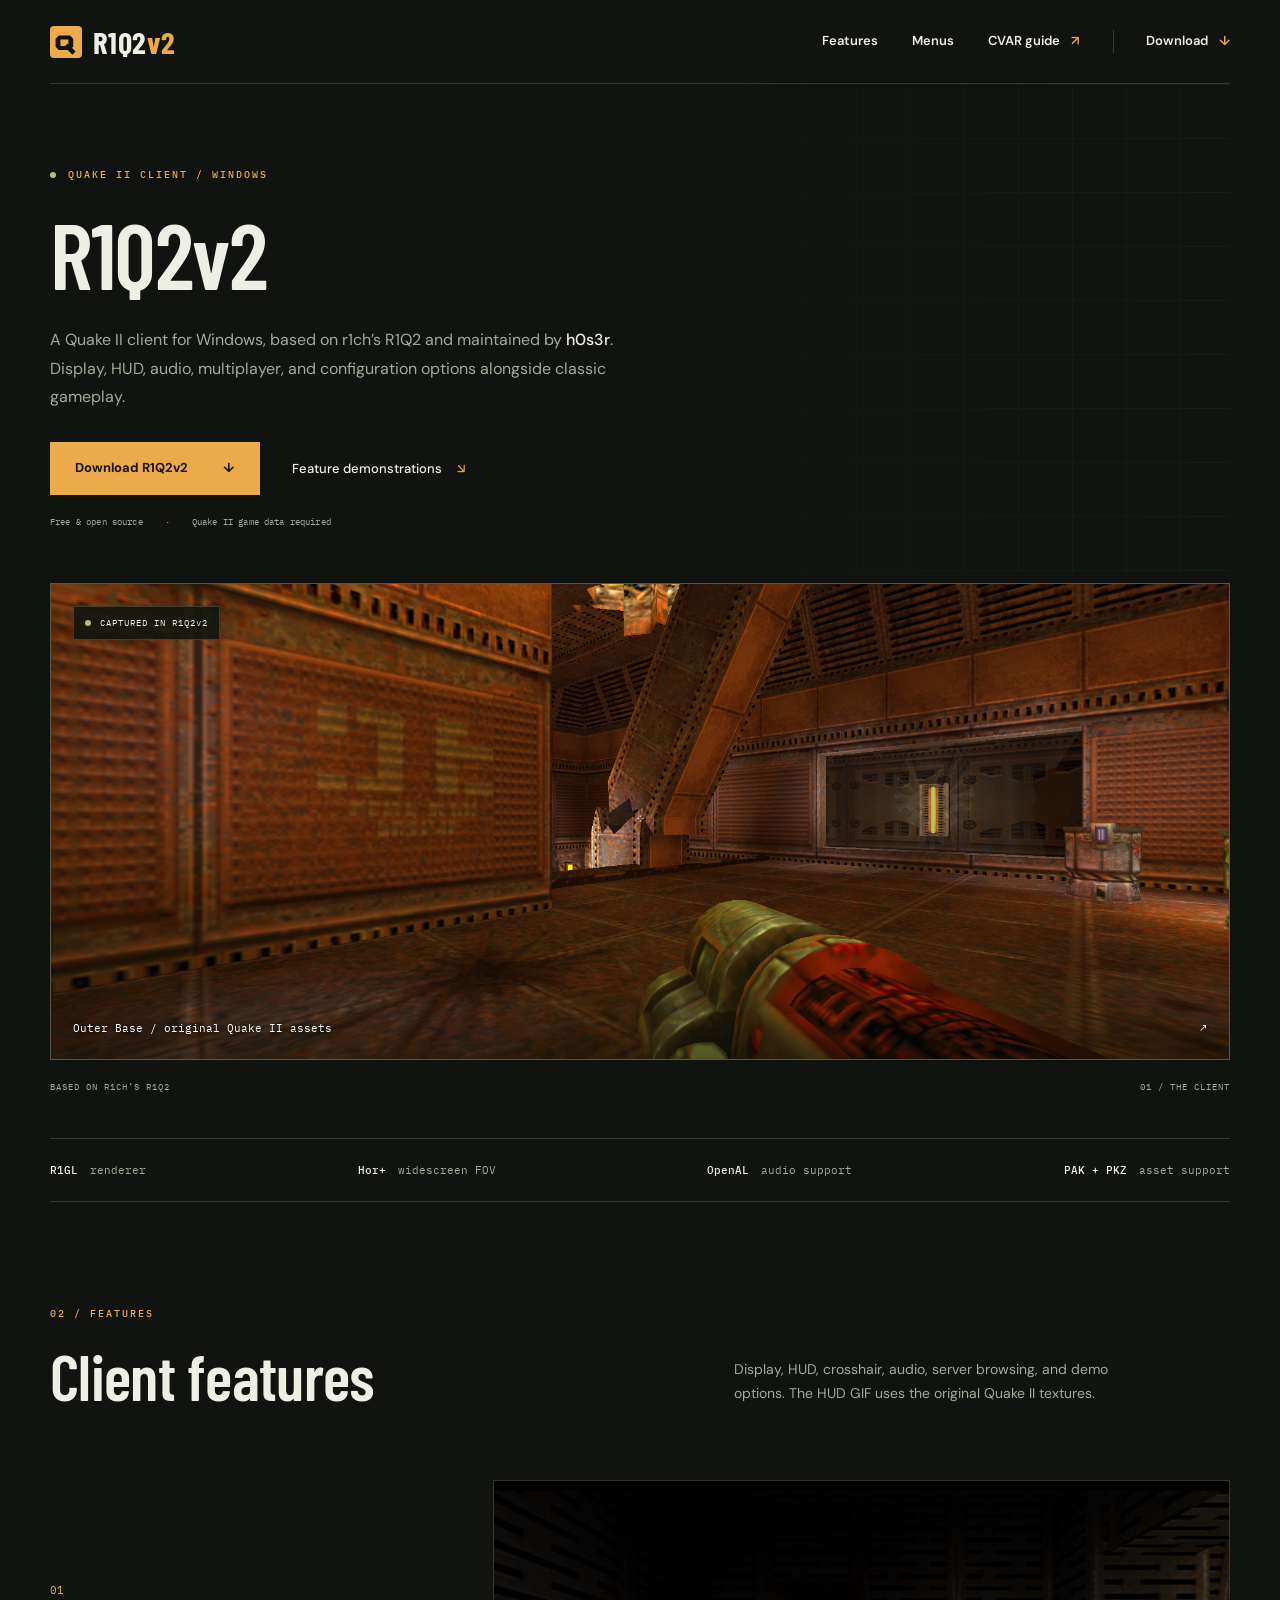
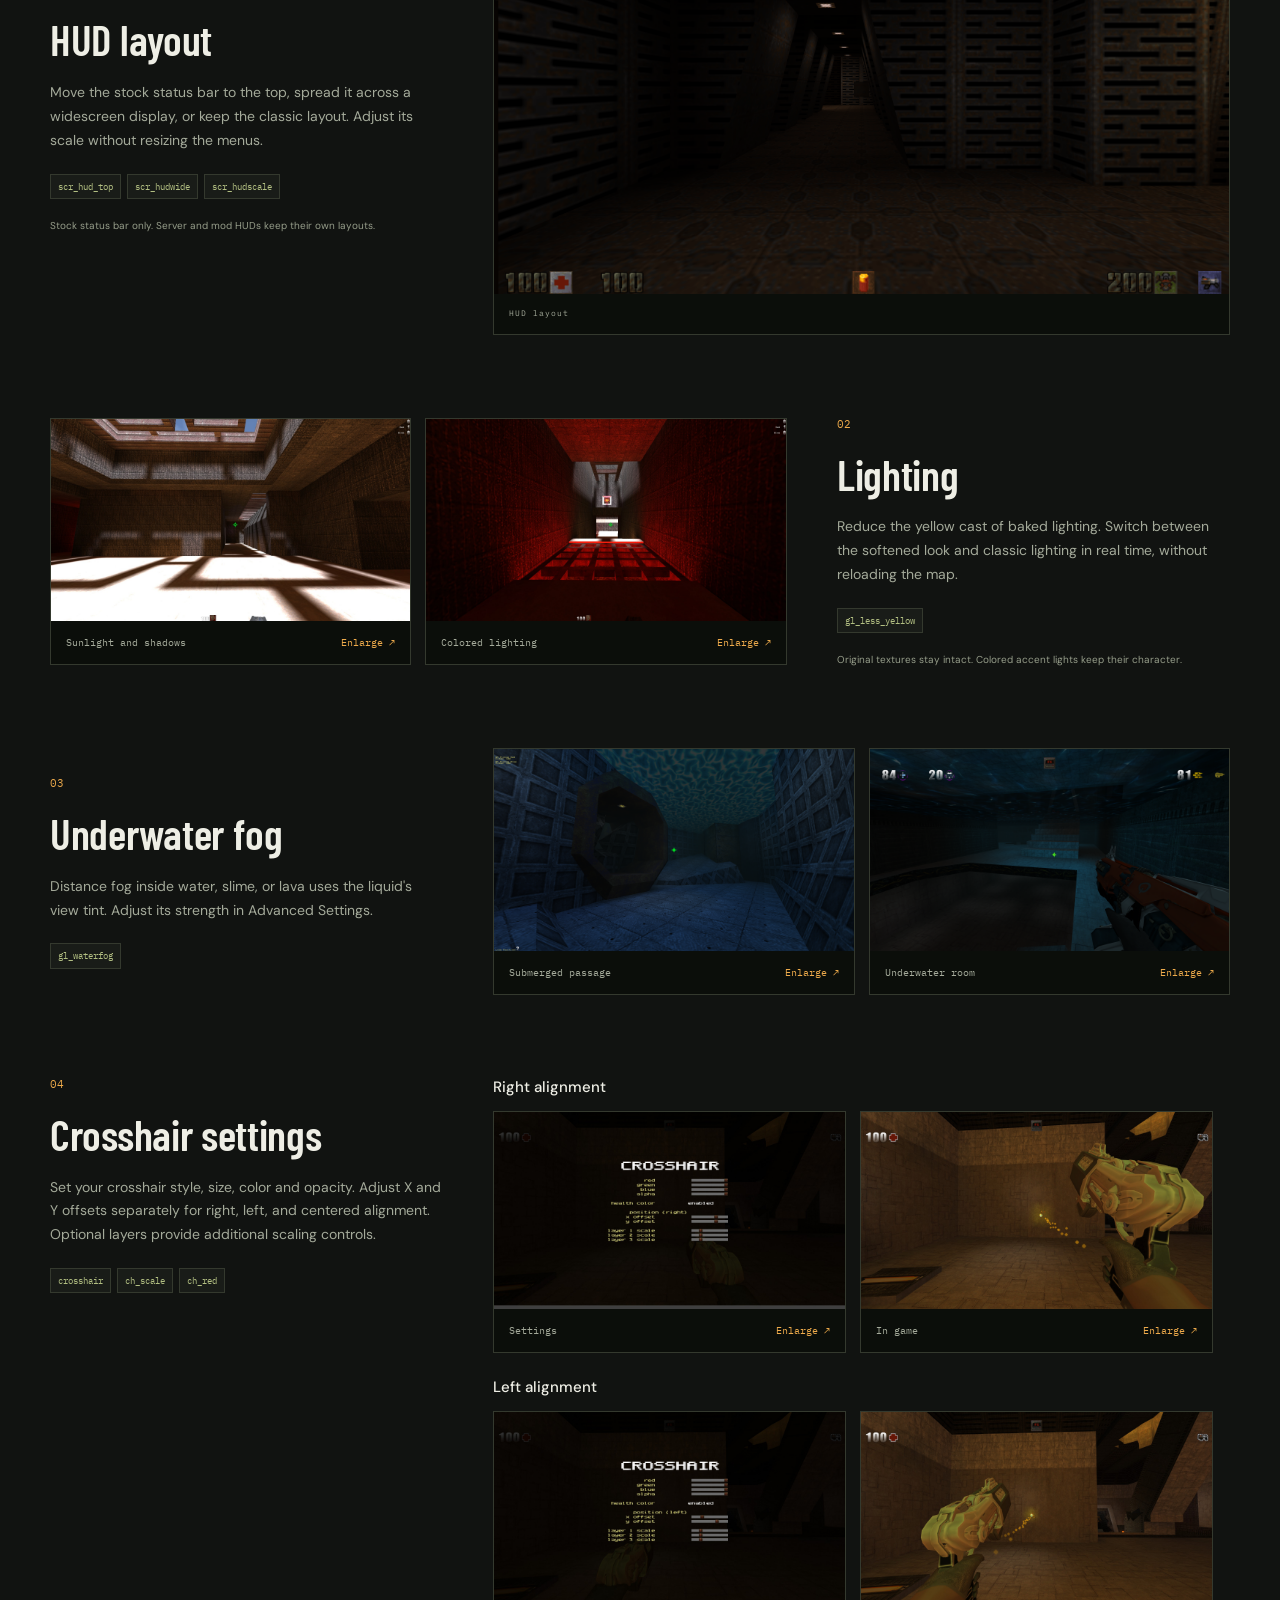
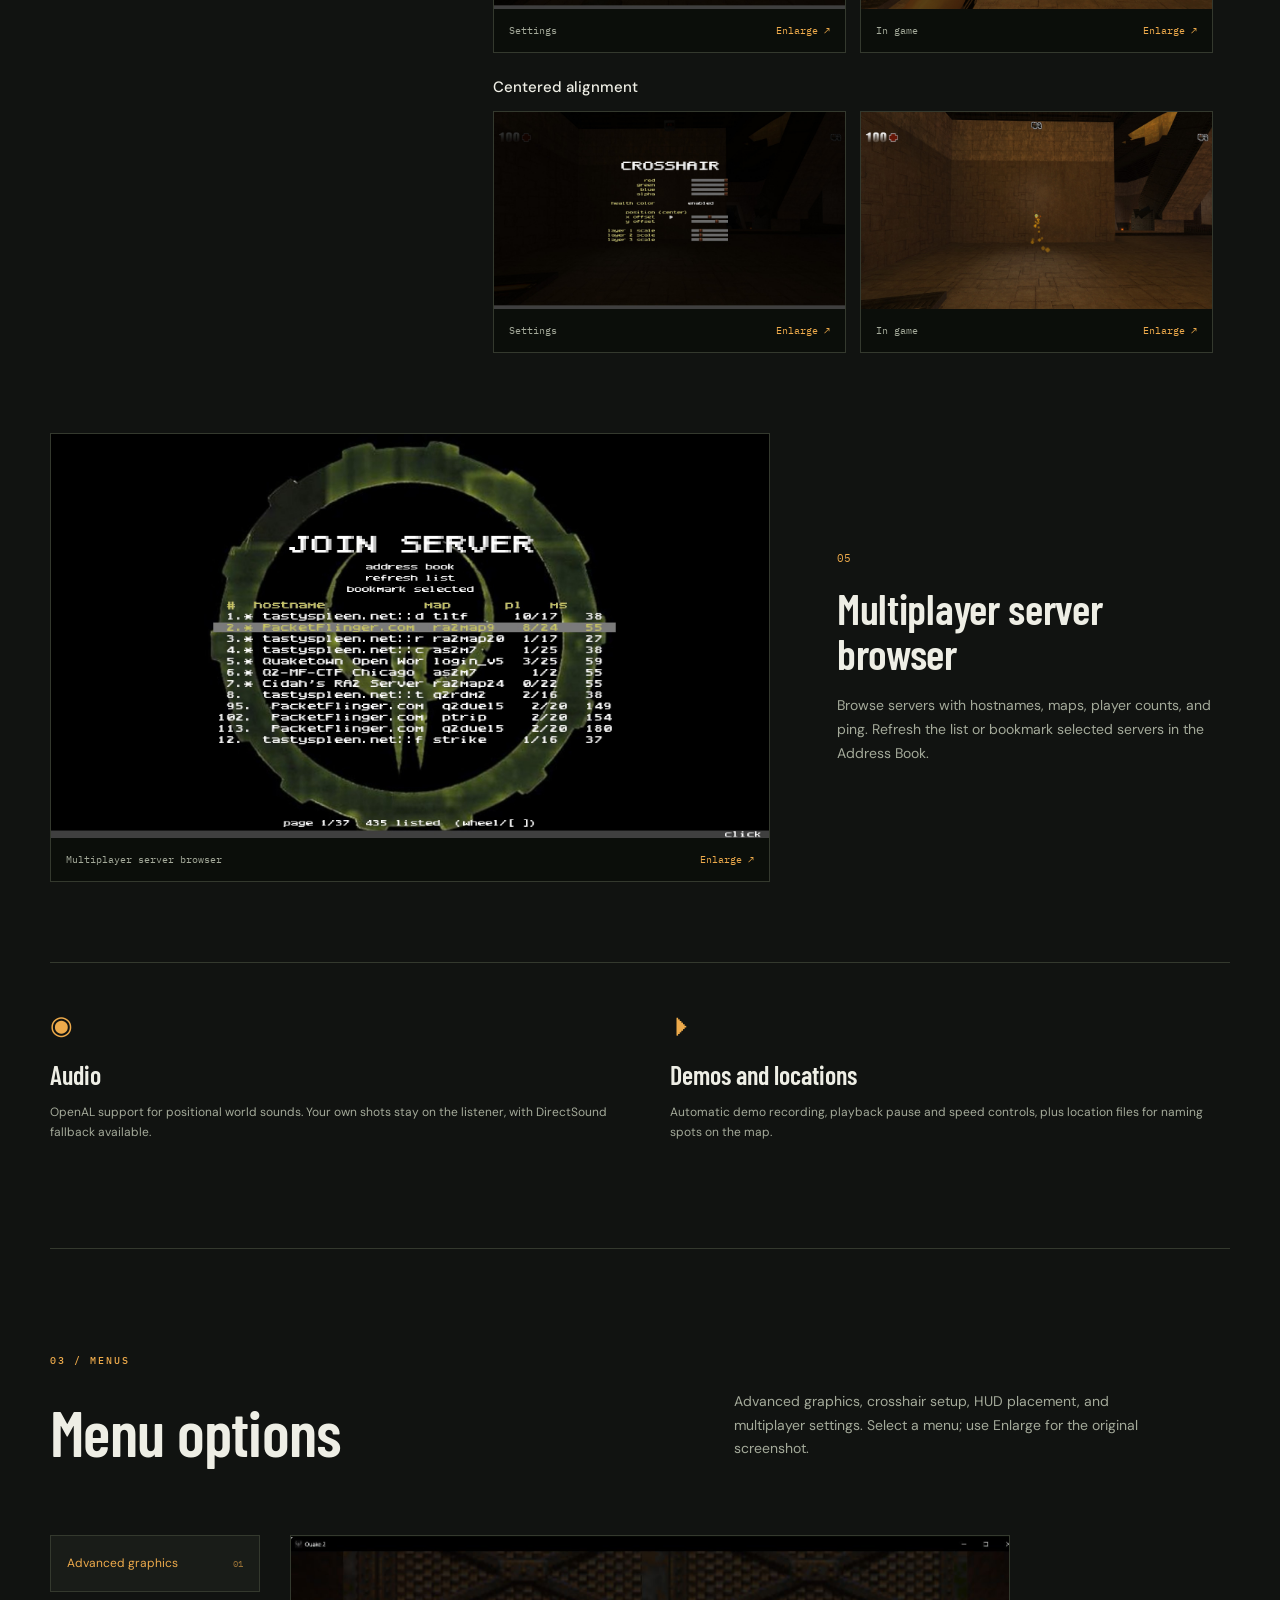
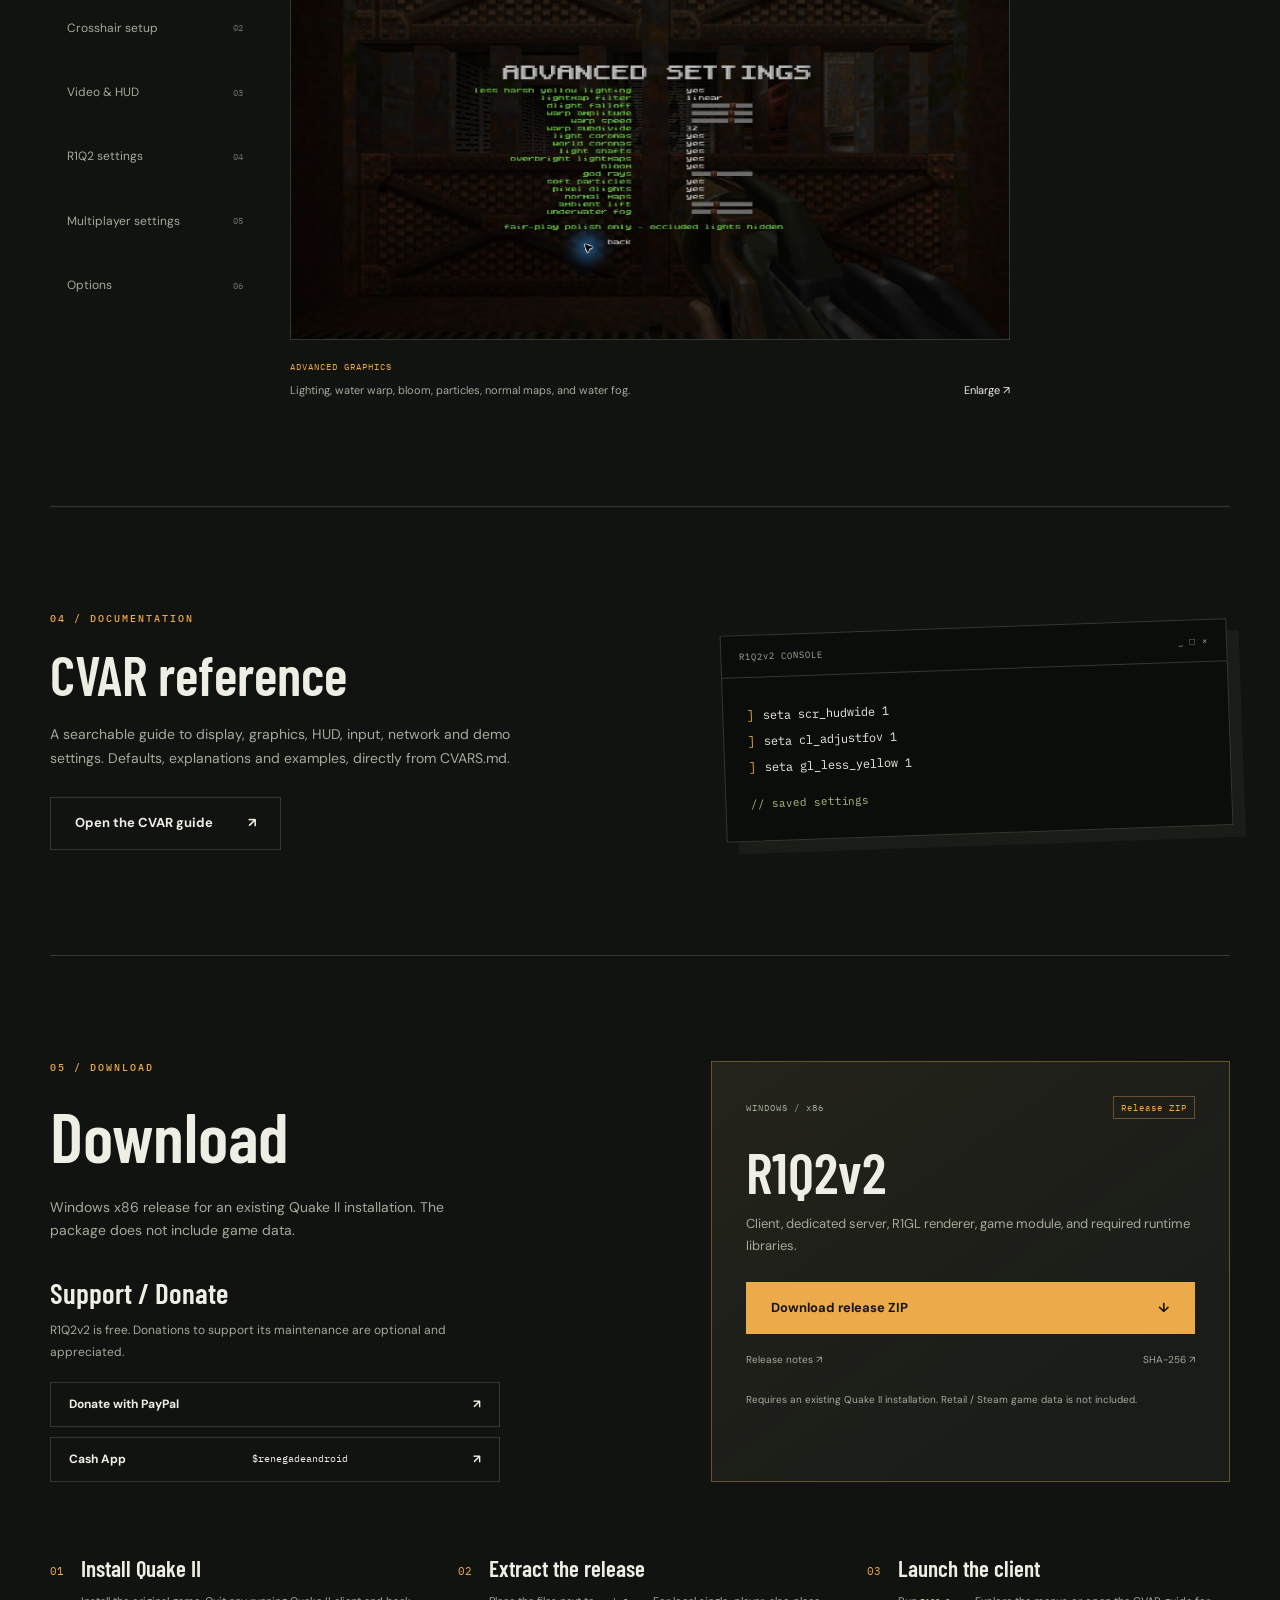
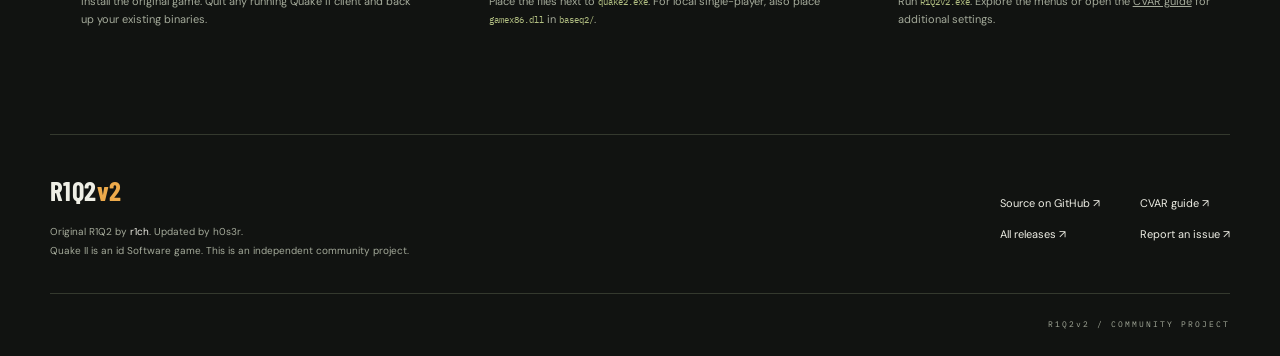
<file: docs/index.html>
<!doctype html>
<html lang="en">
<head>
  <meta charset="utf-8">
  <meta name="viewport" content="width=device-width, initial-scale=1">
  <meta name="theme-color" content="#111311">
  <title>R1Q2v2 — Quake II client for Windows</title>
  <meta name="description" content="R1Q2v2 is a Quake II client for Windows, maintained by h0s3r. Features, menu screenshots, console settings, and downloads.">
  <link rel="canonical" href="https://renegade-android.github.io/R1Q2v2/">
  <meta property="og:title" content="R1Q2v2 — Quake II client for Windows">
  <meta property="og:description" content="A Quake II client for Windows, based on r1ch’s R1Q2 and maintained by h0s3r. Features, menu screenshots, console settings, and downloads.">
  <meta property="og:image" content="https://renegade-android.github.io/R1Q2v2/assets/hero.png">
  <meta property="og:type" content="website">
  <link rel="icon" type="image/svg+xml" href="assets/mark.svg">
  <link rel="stylesheet" href="assets/site.css?v=download-support">
  <script src="assets/site.js?v=barrel-loop" defer></script>
</head>
<body>
  <a class="skip-link" href="#main">Skip to content</a>
  <header class="site-header">
    <a class="brand" href="./" aria-label="R1Q2v2 home"><img src="assets/mark.svg" width="32" height="32" alt=""><span>R1Q2<span class="brand-version">v2</span></span></a>
    <nav aria-label="Main navigation"><a href="#features">Features</a><a href="#menus">Menus</a><a href="cvars.html">CVAR guide <span aria-hidden="true">↗</span></a><a class="nav-download" href="#download">Download <span aria-hidden="true">↓</span></a></nav>
  </header>
  <main id="main">
    <section class="hero" aria-labelledby="hero-title">
      <div class="hero-grid" aria-hidden="true"></div>
      <div class="hero-copy">
        <p class="eyebrow"><span class="status-dot"></span> QUAKE II CLIENT / WINDOWS</p>
        <h1 id="hero-title">R1Q2v2</h1>
        <p class="hero-description">A Quake II client for Windows, based on r1ch’s R1Q2 and maintained by <strong>h0s3r</strong>. Display, HUD, audio, multiplayer, and configuration options alongside classic gameplay.</p>
        <div class="hero-actions"><a class="button button-primary" data-release-download href="https://github.com/RENEGADE-ANDROiD/R1Q2v2/releases/download/b8065/R1Q2v2-8065-win32.zip">Download R1Q2v2 <span aria-hidden="true">↓</span></a><a class="text-link" href="#features">Feature demonstrations <span aria-hidden="true">↘</span></a></div>
        <p class="hero-meta"><span>Free &amp; open source</span><span>Quake II game data required</span></p>
      </div>
      <a class="hero-image image-link" href="assets/hero.png" data-lightbox aria-label="Enlarge stock Quake II gameplay screenshot"><img src="assets/hero.png" alt="R1Q2v2 running Quake II with the original textures and railgun" width="1920" height="1080" fetchpriority="high"><span class="image-overlay"><span class="live-label"><i></i> CAPTURED IN R1Q2v2</span><span class="image-note">Outer Base / original Quake II assets <span aria-hidden="true">↗</span></span></span></a>
      <div class="hero-bottom"><span>BASED ON R1CH’S R1Q2</span><span class="mono">01 / THE CLIENT</span></div>
    </section>
    <div class="spec-strip" aria-label="Client highlights"><span><b>R1GL</b> renderer</span><span><b>Hor+</b> widescreen FOV</span><span><b>OpenAL</b> audio support</span><span><b>PAK + PKZ</b> asset support</span></div>
    <section class="section features" id="features" aria-labelledby="features-title">
      <div class="section-heading"><p class="eyebrow">02 / FEATURES</p><h2 id="features-title">Client features</h2><p>Display, HUD, crosshair, audio, server browsing, and demo options. The HUD GIF uses the original Quake II textures.</p></div>
      <article class="feature-row" id="hud-layout">
        <div class="feature-copy"><span class="feature-number">01</span><h3>HUD layout</h3><p>Move the stock status bar to the top, spread it across a widescreen display, or keep the classic layout. Adjust its scale without resizing the menus.</p><div class="tags"><a href="cvars.html?q=scr_hud_top">scr_hud_top</a><a href="cvars.html?q=scr_hudwide">scr_hudwide</a><a href="cvars.html?q=scr_hudscale">scr_hudscale</a></div><small>Stock status bar only. Server and mod HUDs keep their own layouts.</small></div>
        <figure class="demo" data-demo><img src="assets/hud.gif?v=dark-layout" alt="Stock HUD switching between bottom widescreen, top widescreen, and classic centered layouts in a stationary dark room" width="1920" height="1080" loading="lazy"><figcaption><span>HUD layout</span></figcaption></figure>
      </article>
      <article class="feature-row reverse">
        <div class="feature-copy"><span class="feature-number">02</span><h3>Lighting</h3><p>Reduce the yellow cast of baked lighting. Switch between the softened look and classic lighting in real time, without reloading the map.</p><div class="tags"><a href="cvars.html?q=gl_less_yellow">gl_less_yellow</a></div><small>Original textures stay intact. Colored accent lights keep their character.</small></div>
        <div class="lighting-images">
          <figure class="demo"><a href="assets/lighting-sunlight.jpg" data-lightbox><img src="assets/lighting-sunlight.jpg" alt="Quake II courtyard with sunlight and shadows through the overhead structure" width="1920" height="1080" loading="lazy"></a><figcaption><span>Sunlight and shadows</span><a href="assets/lighting-sunlight.jpg" data-lightbox>Enlarge ↗</a></figcaption></figure>
          <figure class="demo"><a href="assets/lighting-colored.jpg" data-lightbox><img src="assets/lighting-colored.jpg" alt="Quake II corridor with red colored lighting and a sunlit opening" width="1920" height="1080" loading="lazy"></a><figcaption><span>Colored lighting</span><a href="assets/lighting-colored.jpg" data-lightbox>Enlarge ↗</a></figcaption></figure>
        </div>
      </article>
      <article class="feature-row" id="underwater-fog">
        <div class="feature-copy"><span class="feature-number">03</span><h3>Underwater fog</h3><p>Distance fog inside water, slime, or lava uses the liquid's view tint. Adjust its strength in Advanced Settings.</p><div class="tags"><a href="cvars.html?q=gl_waterfog">gl_waterfog</a></div></div>
        <div class="lighting-images">
          <figure class="demo"><a href="assets/underwater-fog-passage.png" data-lightbox><img src="assets/underwater-fog-passage.png" alt="Underwater fog in a submerged passage beneath a blue water surface" width="1920" height="1080" loading="lazy"></a><figcaption><span>Submerged passage</span><a href="assets/underwater-fog-passage.png" data-lightbox>Enlarge ↗</a></figcaption></figure>
          <figure class="demo"><a href="assets/underwater-fog-room.png" data-lightbox><img src="assets/underwater-fog-room.png" alt="Underwater fog in a blue-tinted room with stairs and a first-person weapon" width="1920" height="1080" loading="lazy"></a><figcaption><span>Underwater room</span><a href="assets/underwater-fog-room.png" data-lightbox>Enlarge ↗</a></figcaption></figure>
        </div>
      </article>
      <article class="feature-row crosshair-feature" id="crosshair-settings">
        <div class="feature-copy"><span class="feature-number">04</span><h3>Crosshair settings</h3><p>Set your crosshair style, size, color and opacity. Adjust X and Y offsets separately for right, left, and centered alignment. Optional layers provide additional scaling controls.</p><div class="tags"><a href="cvars.html?q=crosshair">crosshair</a><a href="cvars.html?q=ch_scale">ch_scale</a><a href="cvars.html?q=ch_red">ch_red</a></div></div>
        <div class="crosshair-pairs">
          <div class="crosshair-pair"><h4>Right alignment</h4><div class="crosshair-pair-images"><figure class="demo"><a href="assets/crosshair-right-settings.jpg" data-lightbox><img src="assets/crosshair-right-settings.jpg" alt="Crosshair right alignment settings showing X and Y position offsets" width="1920" height="1080" loading="lazy"></a><figcaption><span>Settings</span><a href="assets/crosshair-right-settings.jpg" data-lightbox>Enlarge ↗</a></figcaption></figure><figure class="demo"><a href="assets/crosshair-right-gameplay.jpg" data-lightbox><img src="assets/crosshair-right-gameplay.jpg" alt="Crosshair right alignment in game while firing" width="1920" height="1080" loading="lazy"></a><figcaption><span>In game</span><a href="assets/crosshair-right-gameplay.jpg" data-lightbox>Enlarge ↗</a></figcaption></figure></div></div>
          <div class="crosshair-pair"><h4>Left alignment</h4><div class="crosshair-pair-images"><figure class="demo"><a href="assets/crosshair-left-settings.jpg" data-lightbox><img src="assets/crosshair-left-settings.jpg" alt="Crosshair left alignment settings showing X and Y position offsets" width="1920" height="1080" loading="lazy"></a><figcaption><span>Settings</span><a href="assets/crosshair-left-settings.jpg" data-lightbox>Enlarge ↗</a></figcaption></figure><figure class="demo"><a href="assets/crosshair-left-gameplay.jpg" data-lightbox><img src="assets/crosshair-left-gameplay.jpg" alt="Crosshair left alignment in game while firing" width="1920" height="1080" loading="lazy"></a><figcaption><span>In game</span><a href="assets/crosshair-left-gameplay.jpg" data-lightbox>Enlarge ↗</a></figcaption></figure></div></div>
          <div class="crosshair-pair"><h4>Centered alignment</h4><div class="crosshair-pair-images"><figure class="demo"><a href="assets/crosshair-center-settings.jpg" data-lightbox><img src="assets/crosshair-center-settings.jpg" alt="Crosshair center alignment settings showing X and Y position offsets" width="1920" height="1080" loading="lazy"></a><figcaption><span>Settings</span><a href="assets/crosshair-center-settings.jpg" data-lightbox>Enlarge ↗</a></figcaption></figure><figure class="demo"><a href="assets/crosshair-center-gameplay.jpg" data-lightbox><img src="assets/crosshair-center-gameplay.jpg" alt="Crosshair center alignment in game while firing" width="1920" height="1080" loading="lazy"></a><figcaption><span>In game</span><a href="assets/crosshair-center-gameplay.jpg" data-lightbox>Enlarge ↗</a></figcaption></figure></div></div>
        </div>
      </article>
      <article class="feature-row reverse" id="server-browser">
        <div class="feature-copy"><span class="feature-number">05</span><h3>Multiplayer server browser</h3><p>Browse servers with hostnames, maps, player counts, and ping. Refresh the list or bookmark selected servers in the Address Book.</p></div>
        <figure class="demo server-browser-demo"><a href="assets/server-browser.jpg" data-lightbox><img src="assets/server-browser.jpg" alt="R1Q2v2 multiplayer server browser showing hostnames, maps, player counts, ping, refresh list, and bookmark options" width="1920" height="1080" loading="lazy"></a><figcaption><span>Multiplayer server browser</span><a href="assets/server-browser.jpg" data-lightbox>Enlarge ↗</a></figcaption></figure>
      </article>
      <div class="more-features"><article><span class="small-icon" aria-hidden="true">◉</span><h3>Audio</h3><p>OpenAL support for positional world sounds. Your own shots stay on the listener, with DirectSound fallback available.</p></article><article><span class="small-icon" aria-hidden="true">⏵</span><h3>Demos and locations</h3><p>Automatic demo recording, playback pause and speed controls, plus location files for naming spots on the map.</p></article></div>
    </section>
    <section class="section menu-section" id="menus" aria-labelledby="menus-title">
      <div class="section-heading"><p class="eyebrow">03 / MENUS</p><h2 id="menus-title">Menu options</h2><p>Advanced graphics, crosshair setup, HUD placement, and multiplayer settings. Select a menu; use Enlarge for the original screenshot.</p></div>
      <div class="menu-showcase"><div class="menu-tabs" role="tablist" aria-label="Menu screenshots"><button role="tab" id="tab-advanced" aria-controls="panel-advanced" aria-selected="true">Advanced graphics <span>01</span></button><button role="tab" id="tab-crosshair" aria-controls="panel-crosshair" aria-selected="false" tabindex="-1">Crosshair setup <span>02</span></button><button role="tab" id="tab-video" aria-controls="panel-video" aria-selected="false" tabindex="-1">Video &amp; HUD <span>03</span></button><button role="tab" id="tab-r1q2" aria-controls="panel-r1q2" aria-selected="false" tabindex="-1">R1Q2 settings <span>04</span></button><button role="tab" id="tab-multiplayer" aria-controls="panel-multiplayer" aria-selected="false" tabindex="-1">Multiplayer settings <span>05</span></button><button role="tab" id="tab-options" aria-controls="panel-options" aria-selected="false" tabindex="-1">Options <span>06</span></button></div>
        <div class="menu-panels">
          <figure role="tabpanel" id="panel-advanced" aria-labelledby="tab-advanced"><a href="assets/menu-advanced.png" data-lightbox><img src="assets/menu-advanced.png" width="1514" height="848" alt="Advanced Settings menu with less harsh yellow lighting, lightmap filter, water warp, corona, bloom, particles, normal maps, and water fog controls" loading="lazy"></a><figcaption><span>ADVANCED GRAPHICS</span>Lighting, water warp, bloom, particles, normal maps, and water fog. <a href="assets/menu-advanced.png" data-lightbox>Enlarge ↗</a></figcaption></figure>
          <figure role="tabpanel" id="panel-crosshair" aria-labelledby="tab-crosshair" hidden><a href="assets/menu-crosshair.png" data-lightbox><img src="assets/menu-crosshair.png" width="1514" height="848" alt="Crosshair setup menu showing RGB and alpha sliders, health color, per-hand position offsets, and three layer scale controls" loading="lazy"></a><figcaption><span>CROSSHAIR SETUP</span>Color, opacity, health color, per-hand offsets, and layer scaling. <a href="assets/menu-crosshair.png" data-lightbox>Enlarge ↗</a></figcaption></figure>
          <figure role="tabpanel" id="panel-video" aria-labelledby="tab-video" hidden><a href="assets/menu-video.png" data-lightbox><img src="assets/menu-video.png" width="1920" height="1080" alt="R1Q2v2 Video Settings menu, showing display, filtering, HUD, and advanced options" loading="lazy"></a><figcaption><span>VIDEO &amp; HUD</span>Resolution, vsync, anisotropy, HUD placement, scale, and widescreen layout. <a href="assets/menu-video.png" data-lightbox>Enlarge ↗</a></figcaption></figure>
          <figure role="tabpanel" id="panel-options" aria-labelledby="tab-options" hidden><a href="assets/menu-options.png" data-lightbox><img src="assets/menu-options.png" width="1920" height="1080" alt="R1Q2v2 Options menu with mouse, sound, crosshair, and control settings" loading="lazy"></a><figcaption><span>OPTIONS</span>Sound, mouse, movement toggles, and crosshair setup. <a href="assets/menu-options.png" data-lightbox>Enlarge ↗</a></figcaption></figure>
          <figure role="tabpanel" id="panel-r1q2" aria-labelledby="tab-r1q2" hidden><a href="assets/menu-r1q2.png" data-lightbox><img src="assets/menu-r1q2.png" width="1920" height="1080" alt="R1Q2 settings menu showing widescreen FOV, HUD alpha, sync physics, and demo recording" loading="lazy"></a><figcaption><span>R1Q2 SETTINGS</span>Widescreen FOV, HUD opacity, sync physics, and automatic demos. <a href="assets/menu-r1q2.png" data-lightbox>Enlarge ↗</a></figcaption></figure>
          <div role="tabpanel" id="panel-multiplayer" aria-labelledby="tab-multiplayer" class="multiplayer-screenshots" hidden>
            <figure><a href="assets/multiplayer-settings.jpg" data-lightbox><img src="assets/multiplayer-settings.jpg" width="1920" height="1080" alt="Multiplayer settings with Force Colors, enemy and team colors, tint opacity, and enemy brightmaps" loading="lazy"></a><figcaption><span>Multiplayer settings</span>Player colors, tint opacity, and enemy brightmaps. <a href="assets/multiplayer-settings.jpg" data-lightbox>Enlarge ↗</a></figcaption></figure>
            <figure><a href="assets/multiplayer-colors.jpg" data-lightbox><img src="assets/multiplayer-colors.jpg" width="1920" height="1080" alt="Multiplayer gameplay showing green teammates and red enemies in a dark corridor" loading="lazy"></a><figcaption><span>Player colors in game</span>Team and enemy colors during multiplayer gameplay. <a href="assets/multiplayer-colors.jpg" data-lightbox>Enlarge ↗</a></figcaption></figure>
          </div>
        </div>
      </div>
    </section>
    <section class="section guide-callout"><div><p class="eyebrow">04 / DOCUMENTATION</p><h2>CVAR reference</h2><p>A searchable guide to display, graphics, HUD, input, network and demo settings. Defaults, explanations and examples, directly from CVARS.md.</p><a class="button button-outline" href="cvars.html">Open the CVAR guide <span aria-hidden="true">↗</span></a></div><div class="console-card" aria-label="Example console settings"><div class="console-top"><span>R1Q2v2 CONSOLE</span><span>_ □ ×</span></div><p><span>] </span><code>seta scr_hudwide 1</code></p><p><span>] </span><code>seta cl_adjustfov 1</code></p><p><span>] </span><code>seta gl_less_yellow 1</code></p><p class="console-comment">// saved settings</p></div></section>
    <section class="section download-section" id="download" aria-labelledby="download-title"><div class="download-heading"><p class="eyebrow">05 / DOWNLOAD</p><h2 id="download-title">Download</h2><p>Windows x86 release for an existing Quake II installation. The package does not include game data.</p><div class="download-support" id="support" aria-labelledby="support-title"><div><h3 id="support-title">Support / Donate</h3><p>R1Q2v2 is free. Donations to support its maintenance are optional and appreciated.</p></div><div class="support-actions"><a class="button button-outline" href="https://www.paypal.com/cgi-bin/webscr?cmd=_donations&amp;business=shawnjwshackelford%40gmail.com&amp;currency_code=USD" rel="noopener">Donate with PayPal <span aria-hidden="true">↗</span></a><a class="button button-outline" href="https://cash.app/$renegadeandroid" rel="noopener">Cash App <span class="cash-handle">$renegadeandroid</span> <span aria-hidden="true">↗</span></a></div></div></div><div class="download-card"><div class="download-card-top"><span>WINDOWS / x86</span><span class="release-chip">Release ZIP</span></div><h3>R1Q2v2</h3><p>Client, dedicated server, R1GL renderer, game module, and required runtime libraries.</p><a class="button button-primary" data-release-download href="https://github.com/RENEGADE-ANDROiD/R1Q2v2/releases/download/b8065/R1Q2v2-8065-win32.zip">Download release ZIP <span aria-hidden="true">↓</span></a><div class="download-links"><a data-release-notes href="https://github.com/RENEGADE-ANDROiD/R1Q2v2/releases/tag/b8065">Release notes ↗</a><a data-release-checksum href="https://github.com/RENEGADE-ANDROiD/R1Q2v2/releases/download/b8065/R1Q2v2-8065-win32.zip.sha256">SHA-256 ↗</a></div><small>Requires an existing Quake II installation. Retail / Steam game data is not included.</small></div><ol class="install-steps"><li><span>01</span><div><h3>Install Quake II</h3><p>Install the original game. Quit any running Quake II client and back up your existing binaries.</p></div></li><li><span>02</span><div><h3>Extract the release</h3><p>Place the files next to <code>quake2.exe</code>. For local single-player, also place <code>gamex86.dll</code> in <code>baseq2/</code>.</p></div></li><li><span>03</span><div><h3>Launch the client</h3><p>Run <code>R1Q2v2.exe</code>. Explore the menus or open the <a href="cvars.html">CVAR guide</a> for additional settings.</p></div></li></ol></section>
  </main>
  <footer class="site-footer"><div><a class="brand" href="./">R1Q2<span class="brand-version">v2</span></a><p>Original R1Q2 by <a href="https://www.r1ch.net/stuff/r1q2/">r1ch</a>. Updated by h0s3r.</p><p>Quake II is an id Software game. This is an independent community project.</p></div><nav aria-label="Footer"><a href="https://github.com/RENEGADE-ANDROiD/R1Q2v2">Source on GitHub ↗</a><a href="cvars.html">CVAR guide ↗</a><a href="https://github.com/RENEGADE-ANDROiD/R1Q2v2/releases">All releases ↗</a><a href="https://github.com/RENEGADE-ANDROiD/R1Q2v2/issues">Report an issue ↗</a></nav><span class="footer-signoff">R1Q2v2 / COMMUNITY PROJECT</span></footer>
  <dialog class="lightbox" aria-label="Enlarged screenshot"><button class="lightbox-close" type="button" aria-label="Close screenshot">×</button><img alt=""><p></p></dialog>
</body>
</html>
</file>
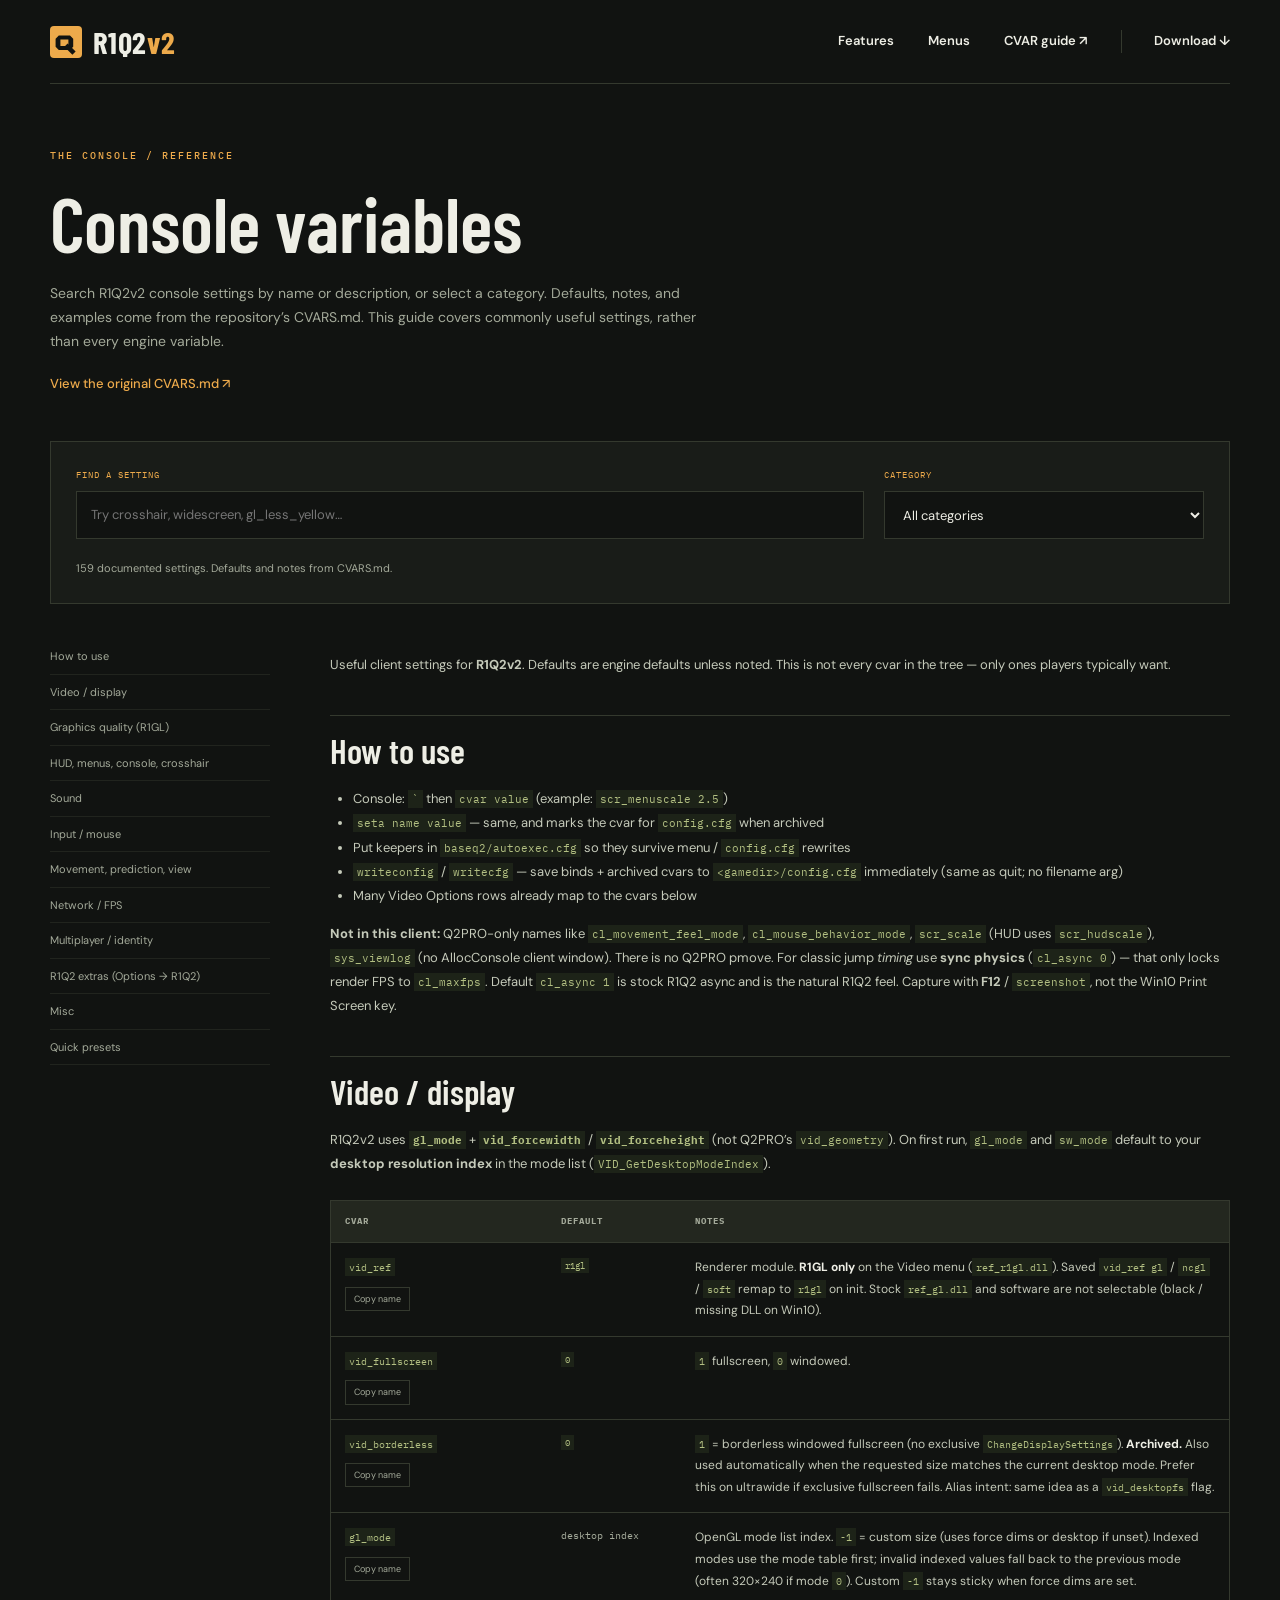
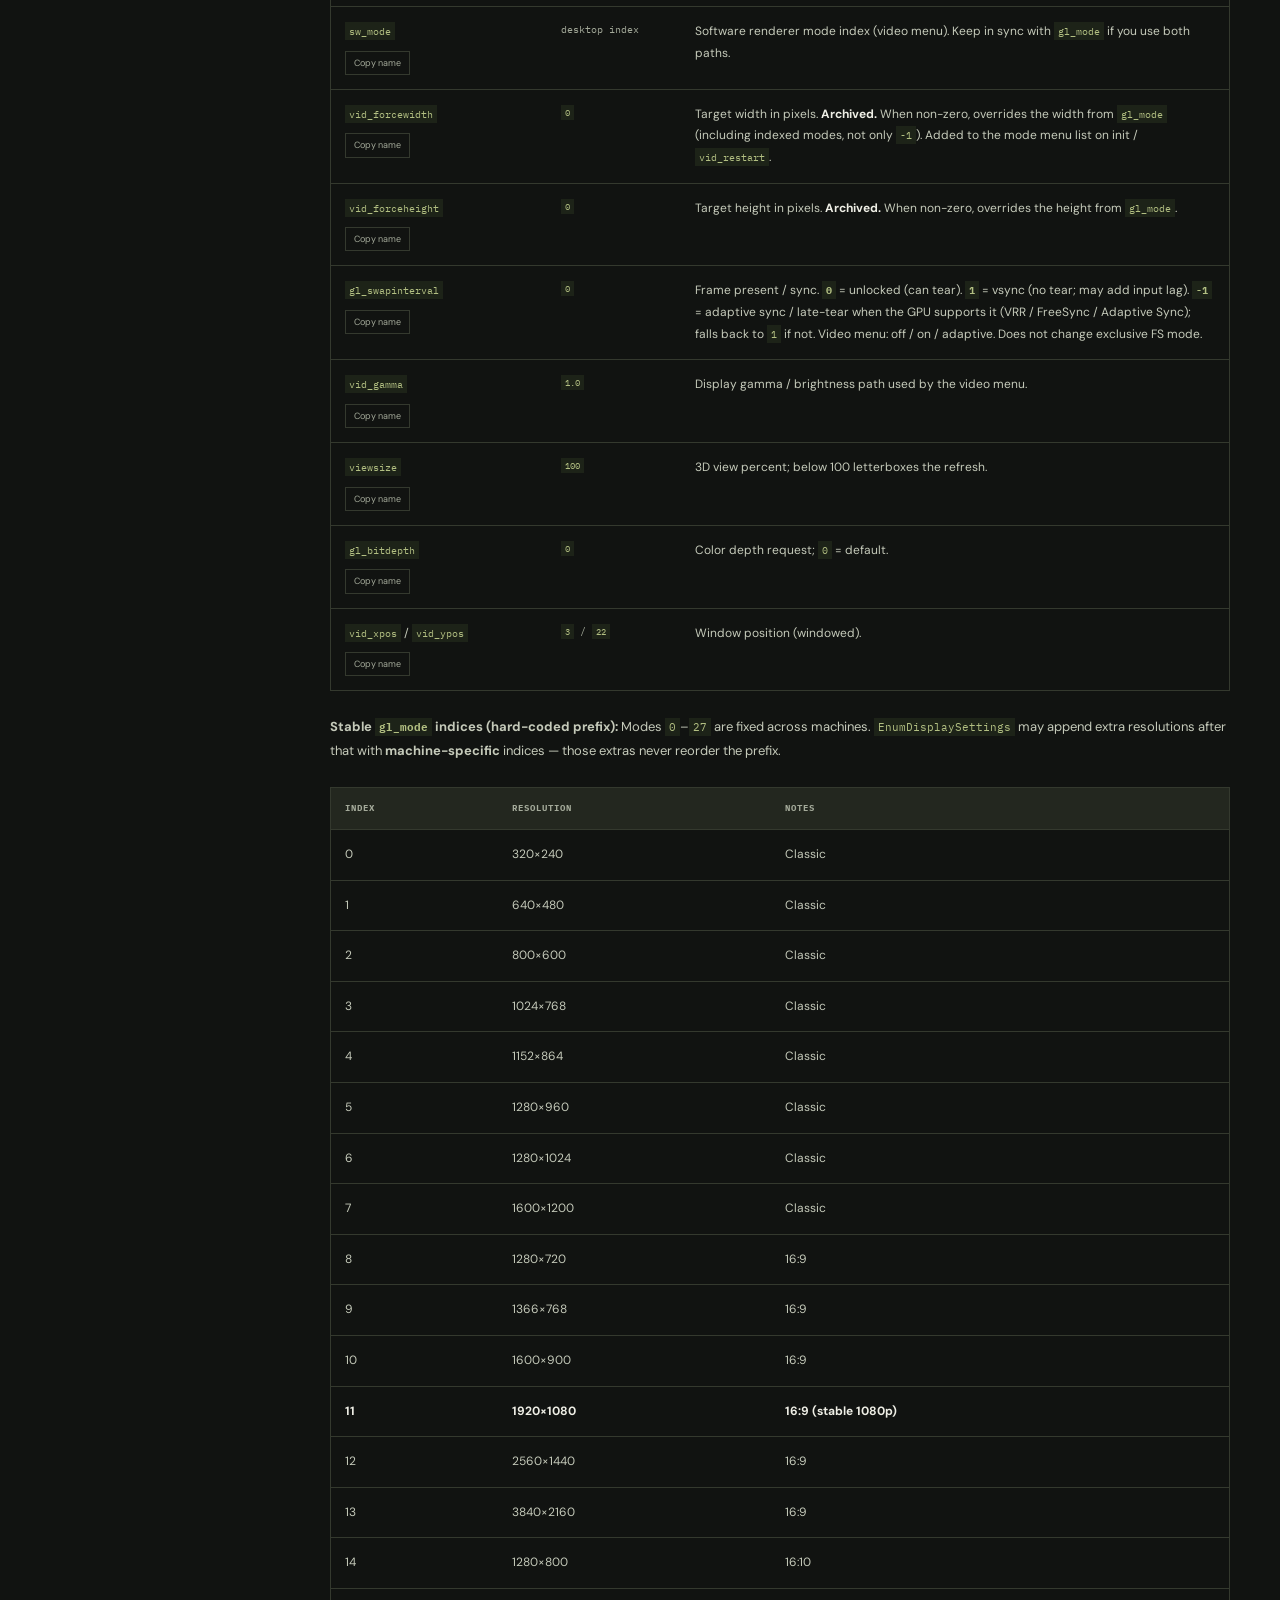
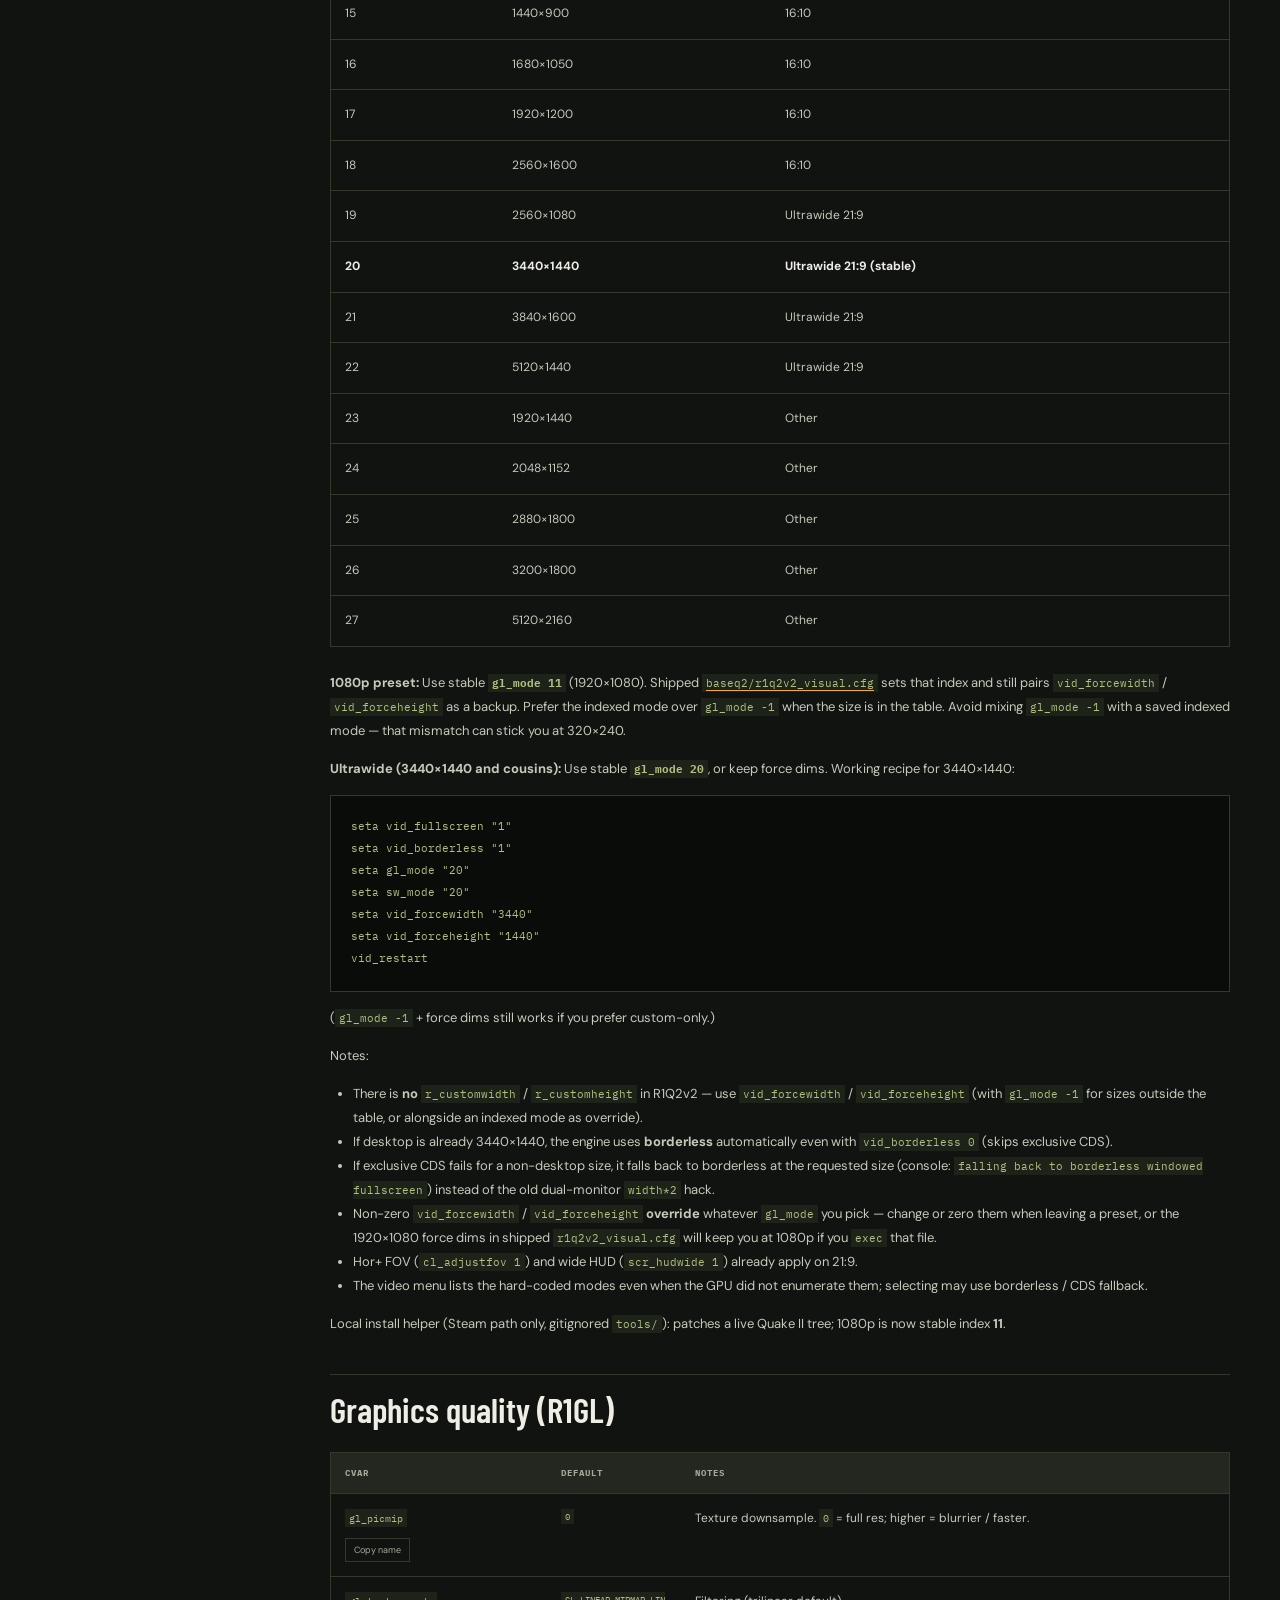
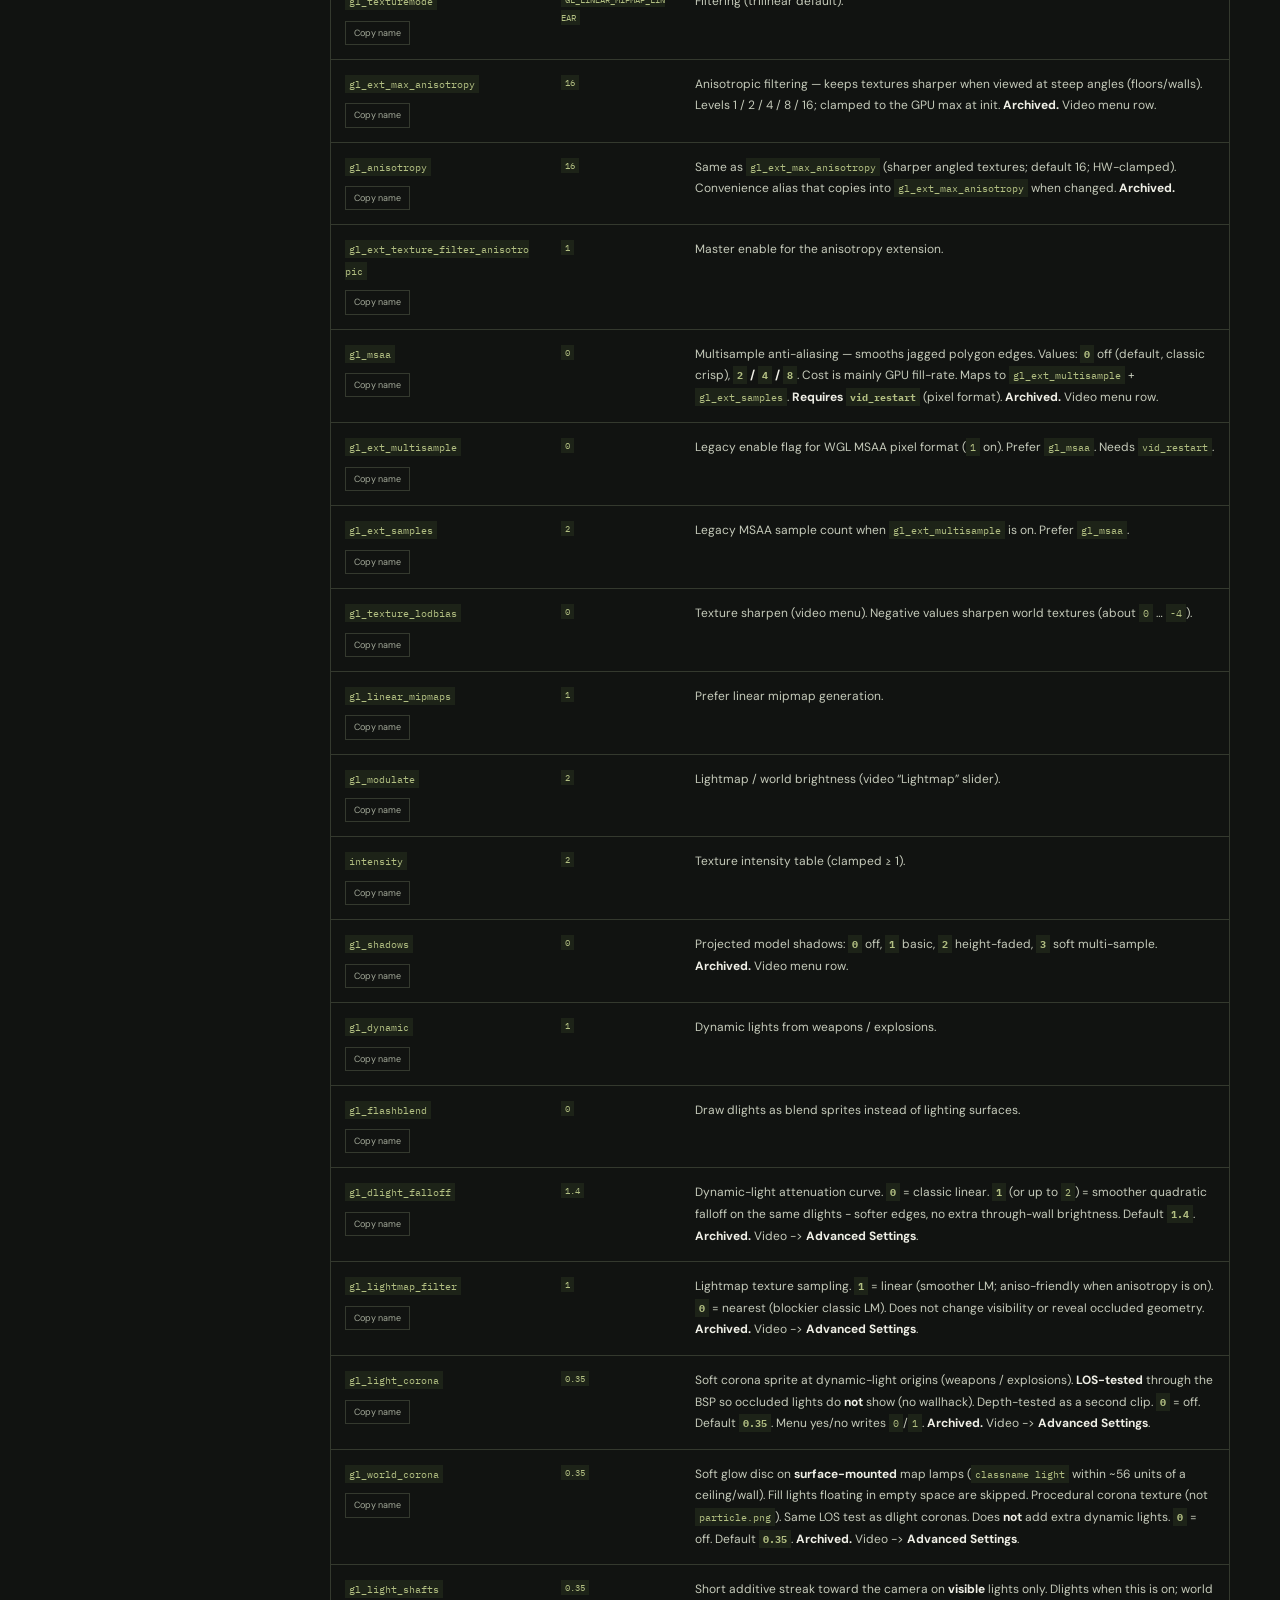
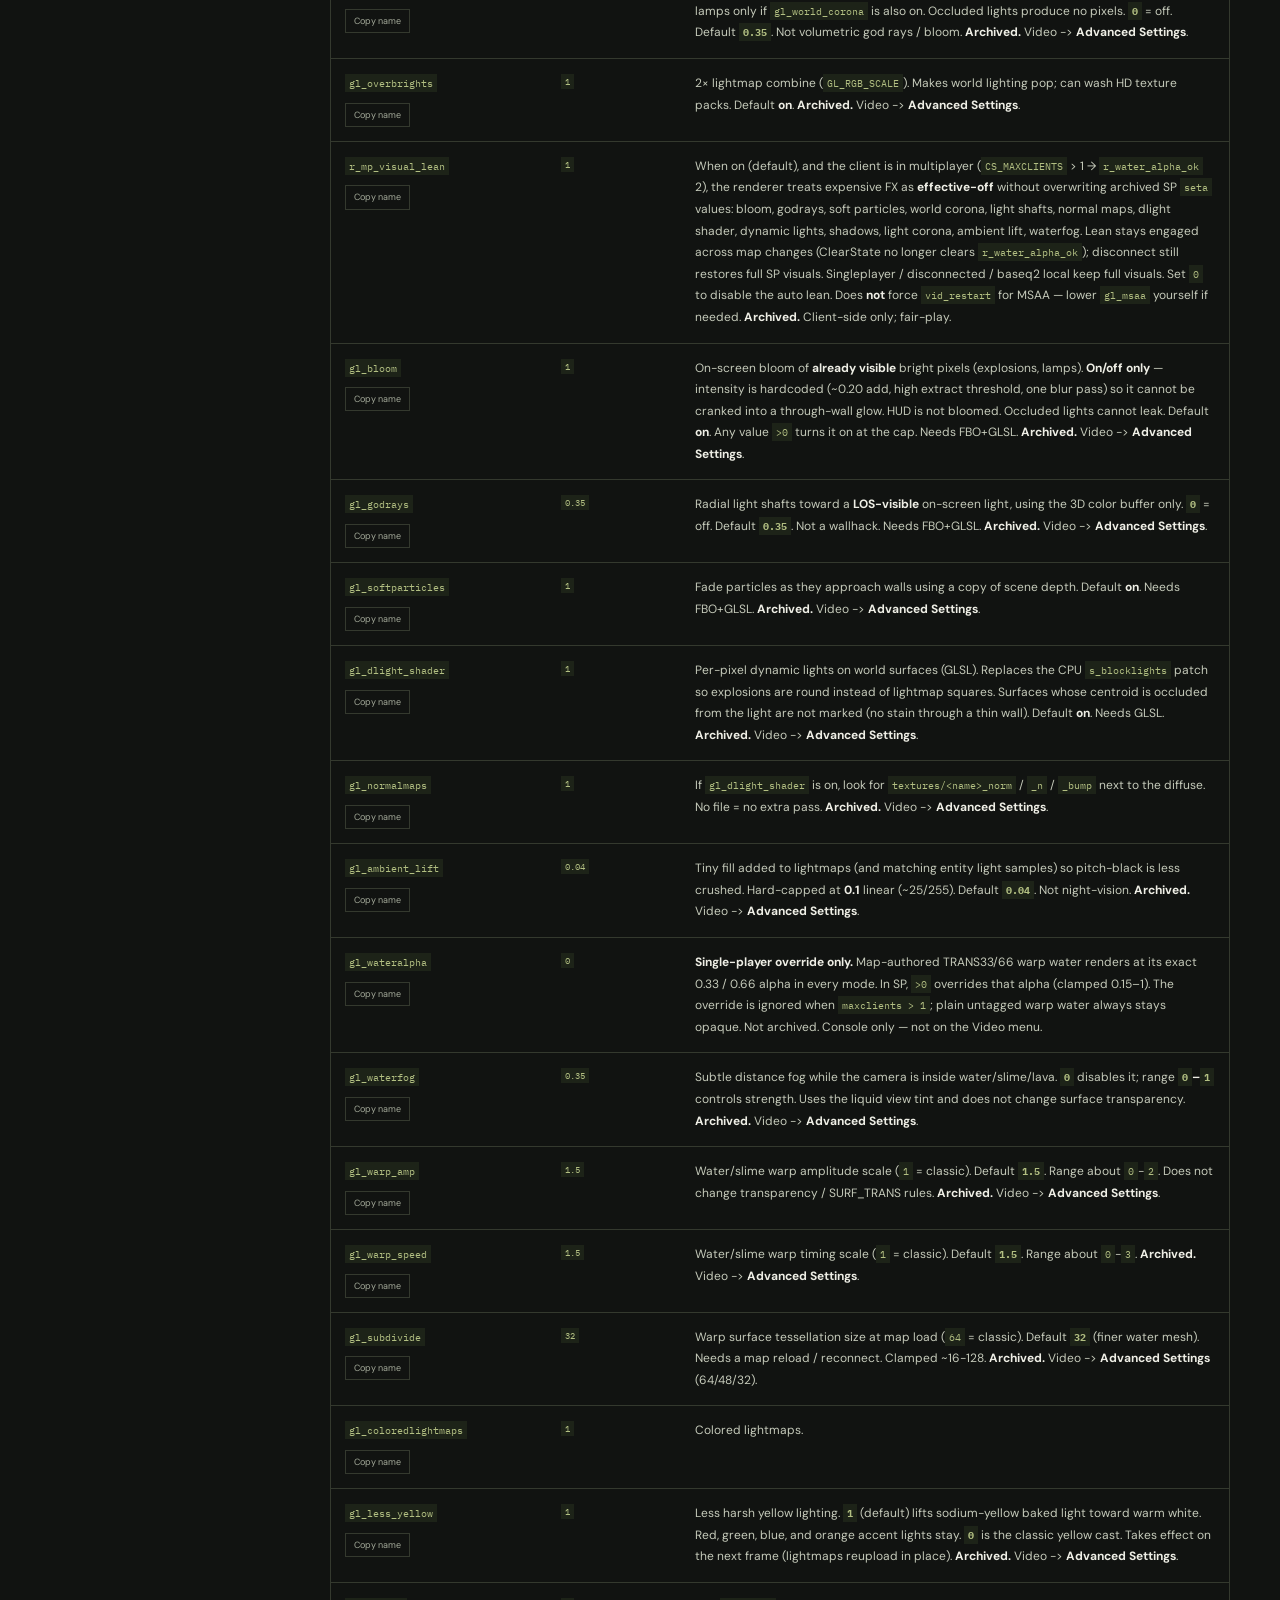
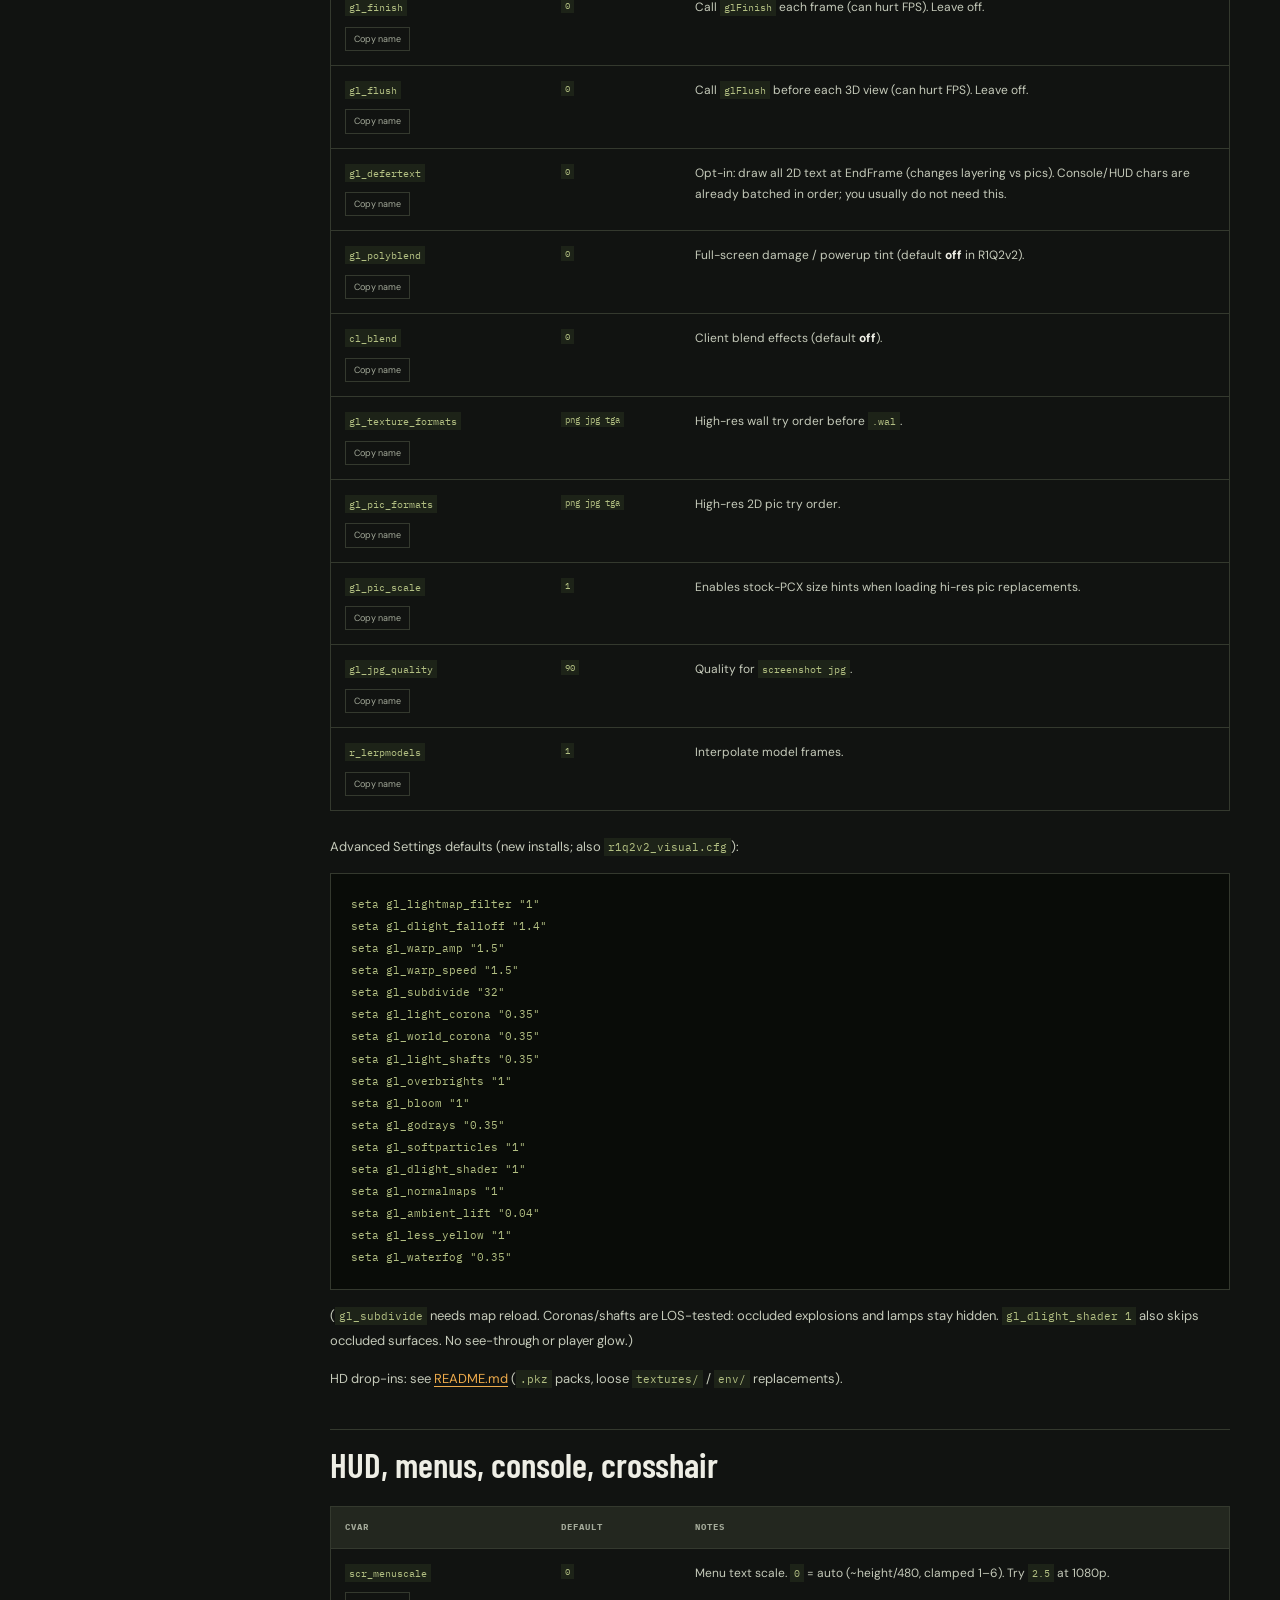
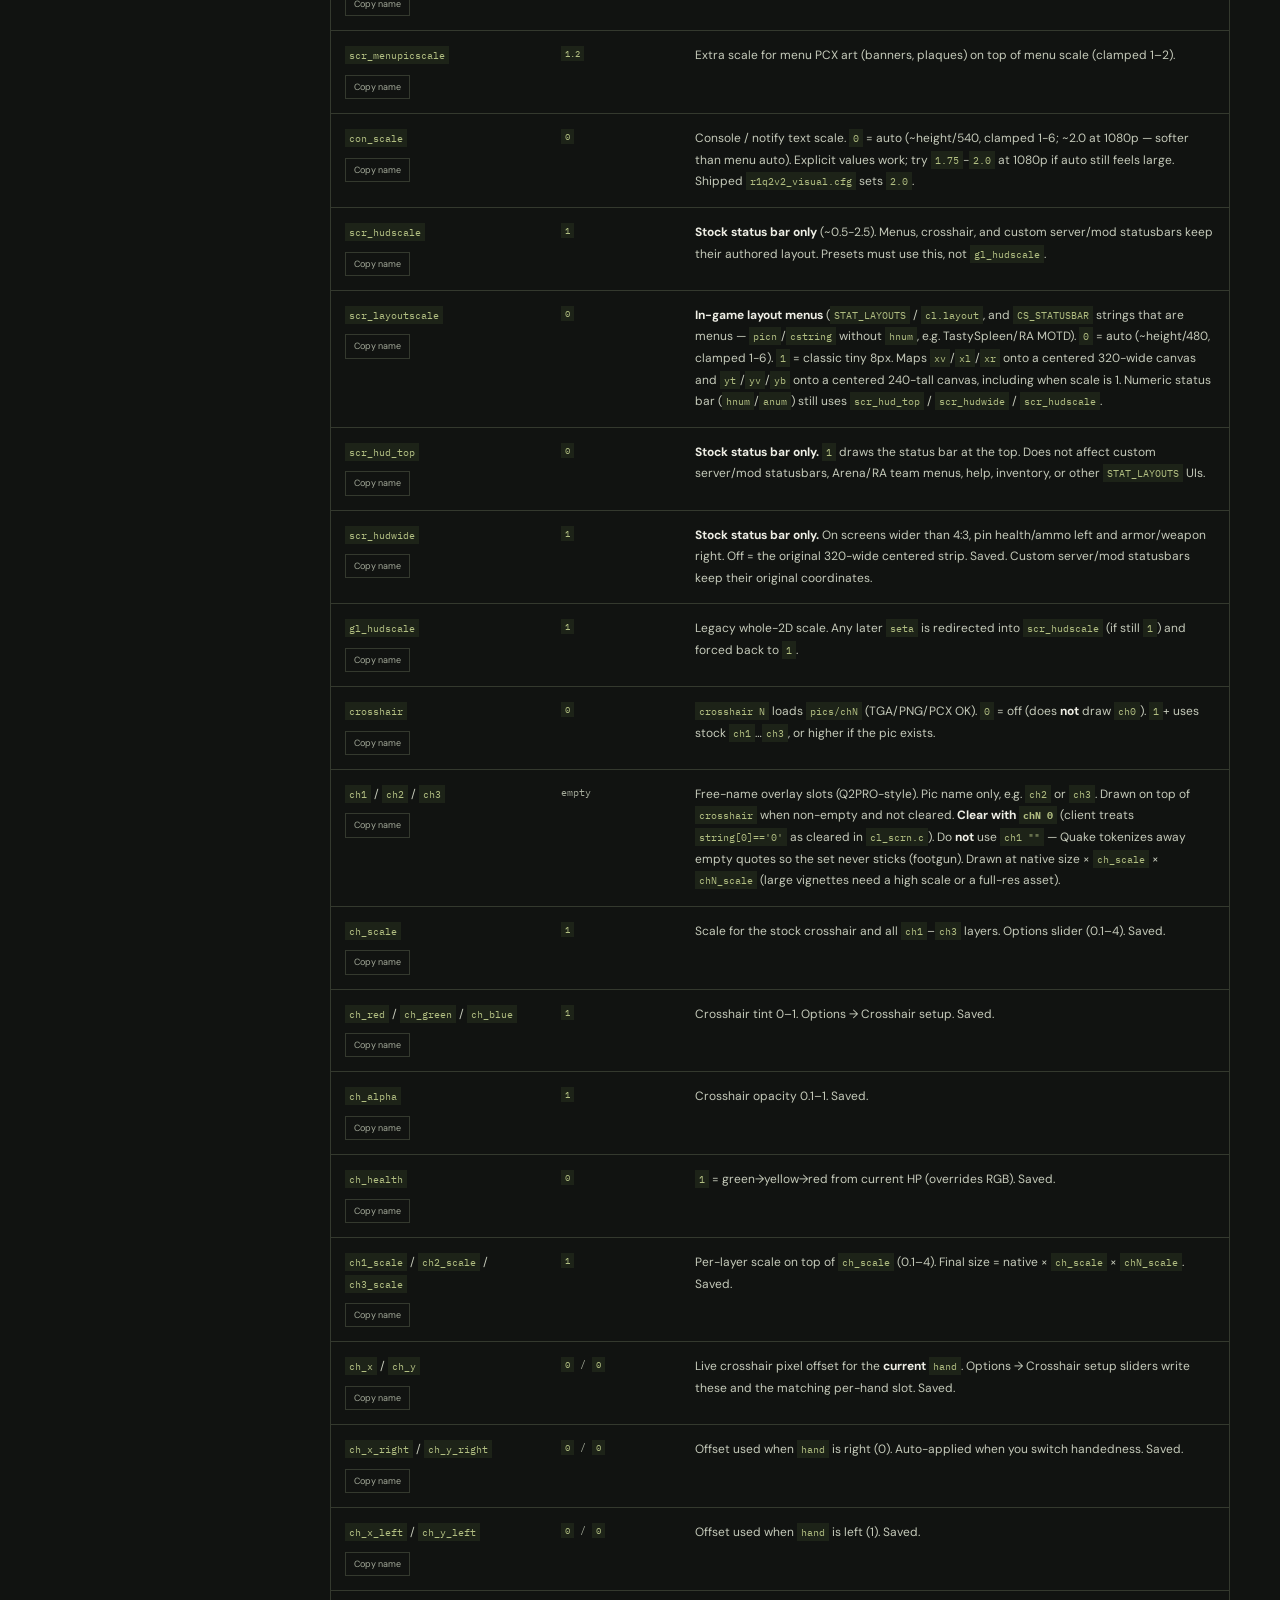
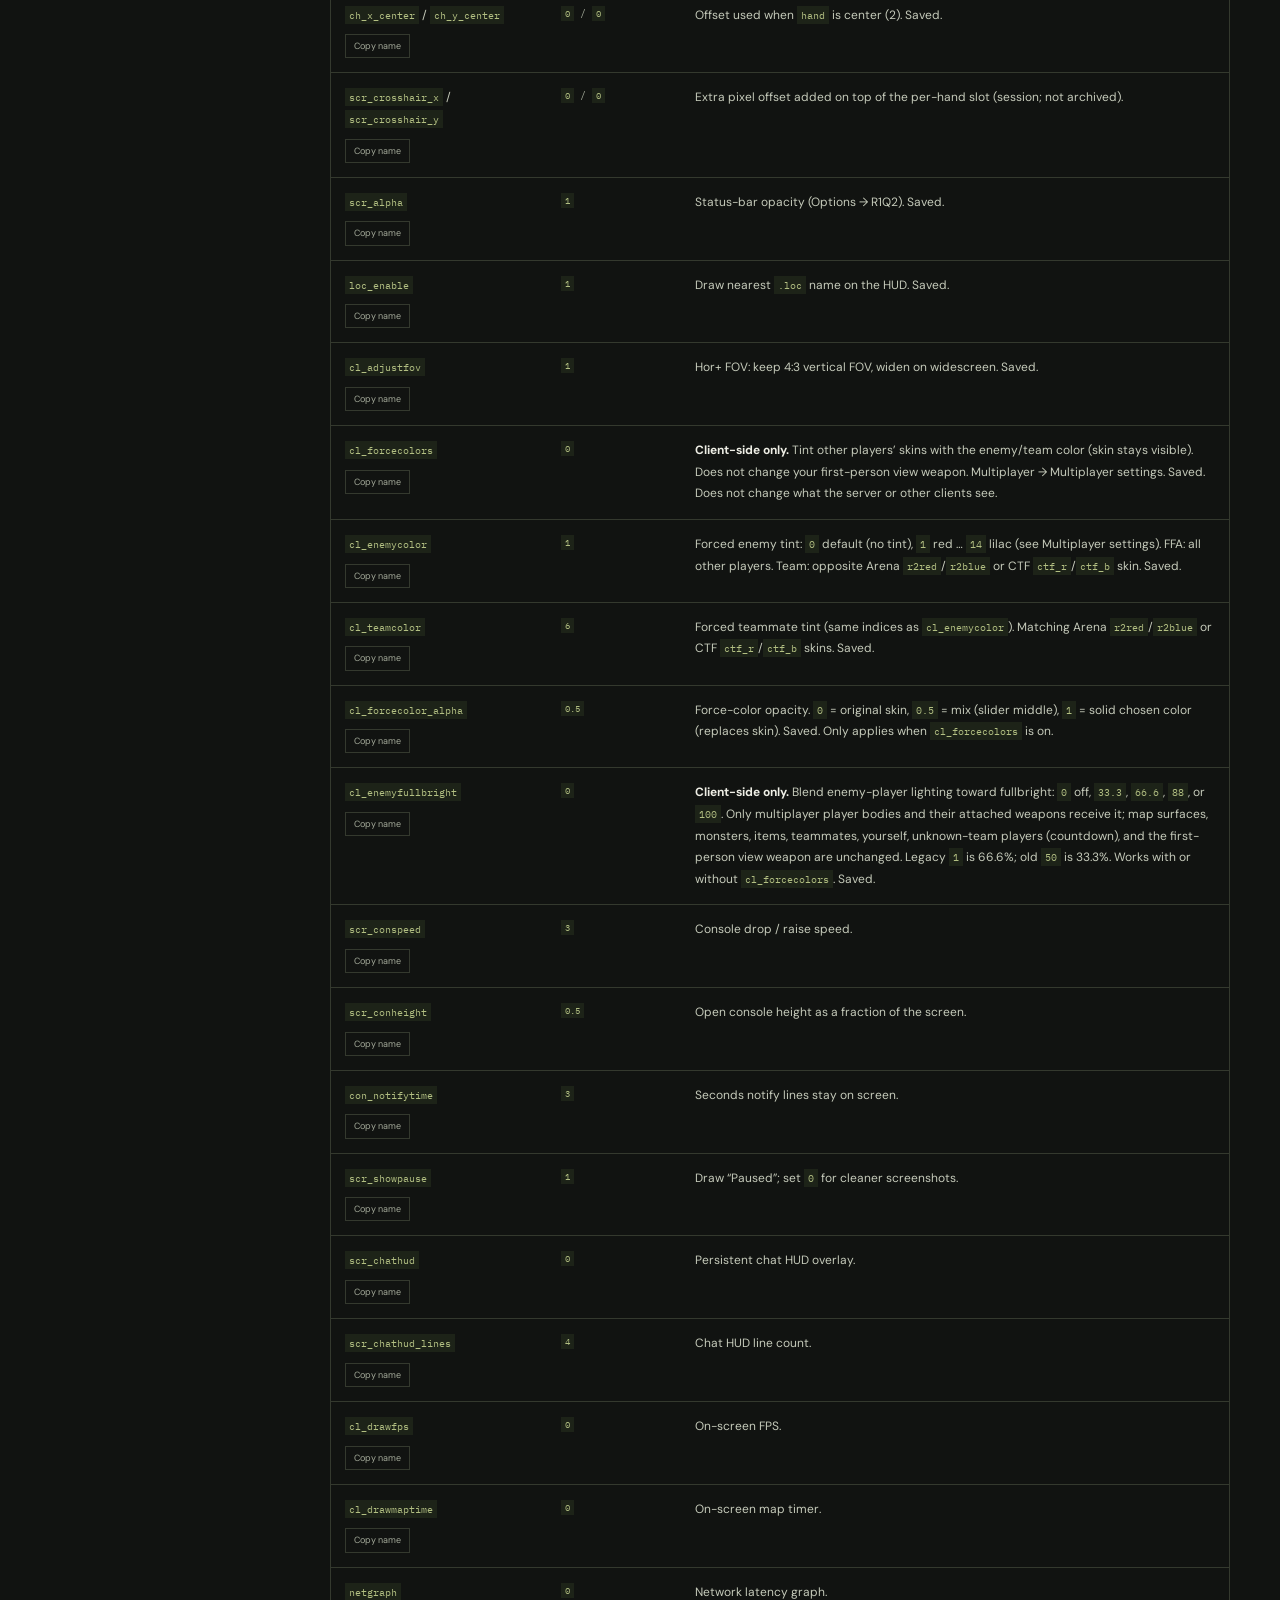
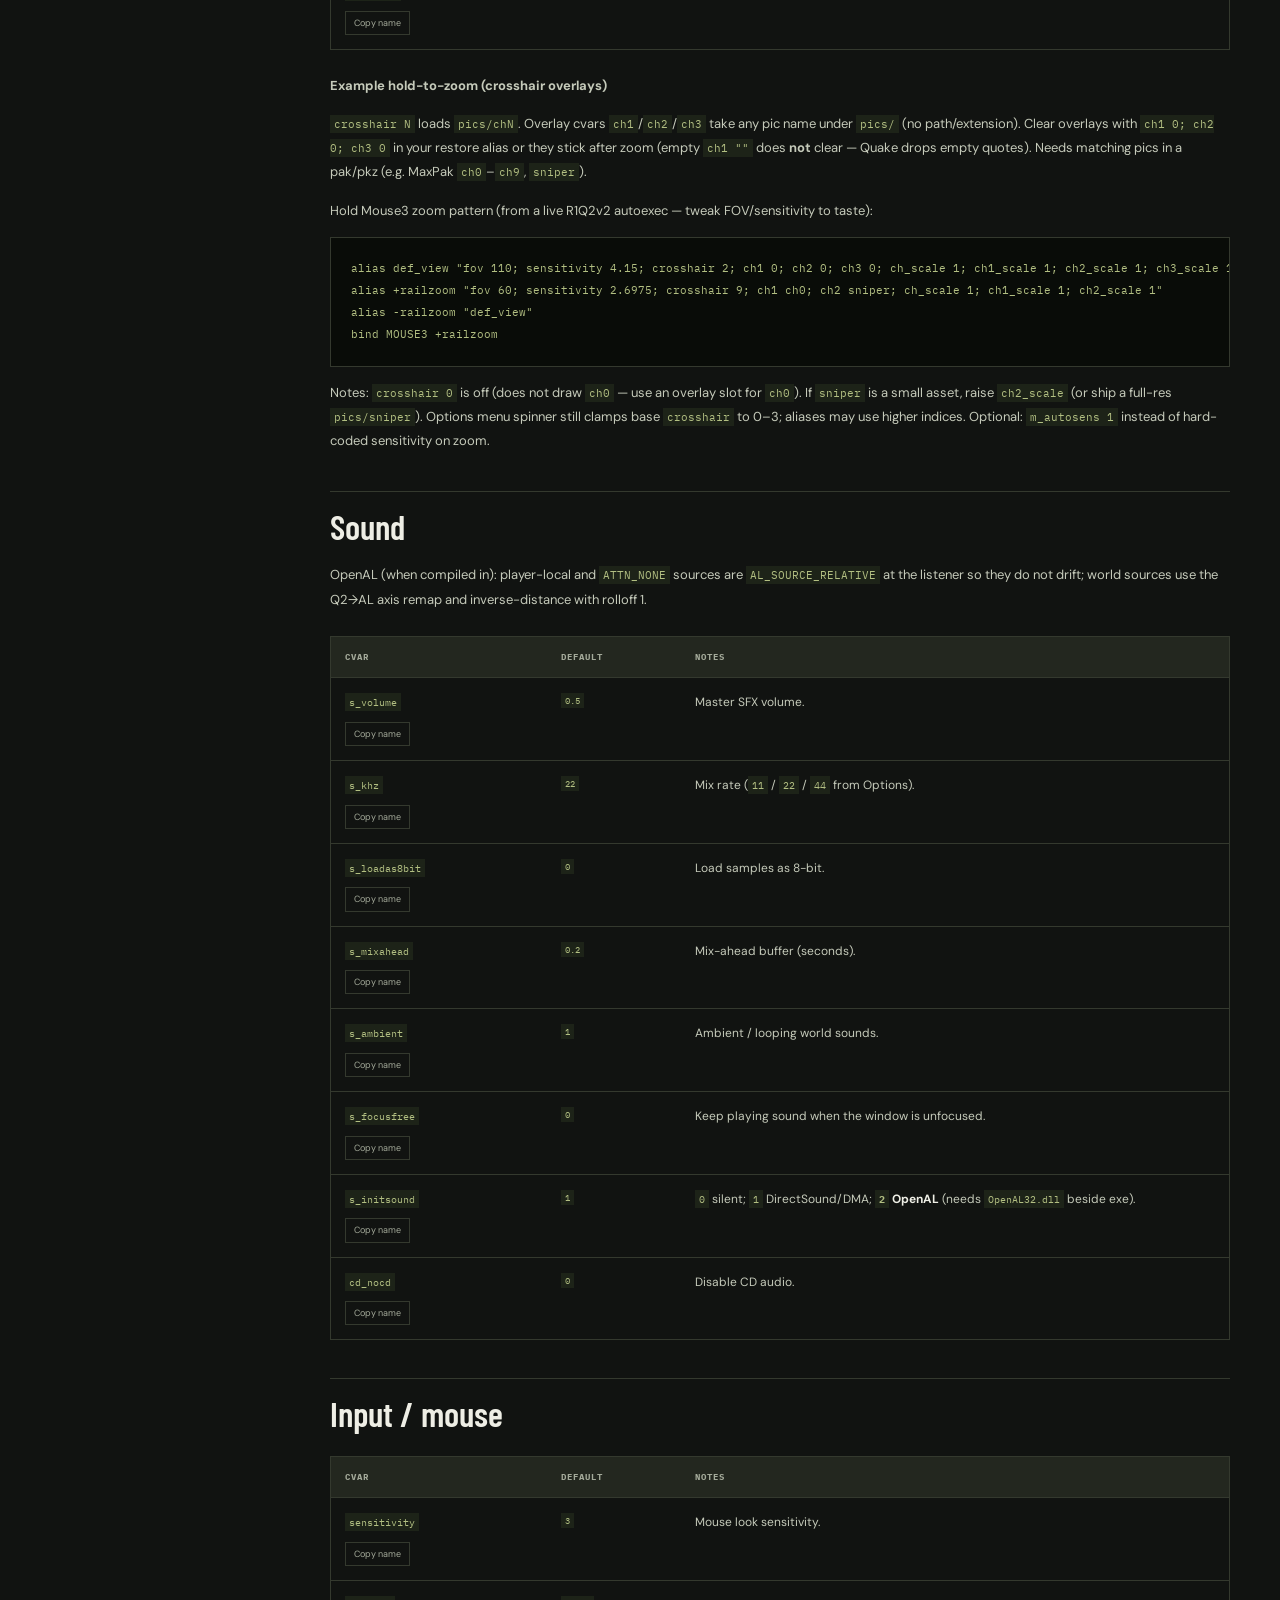
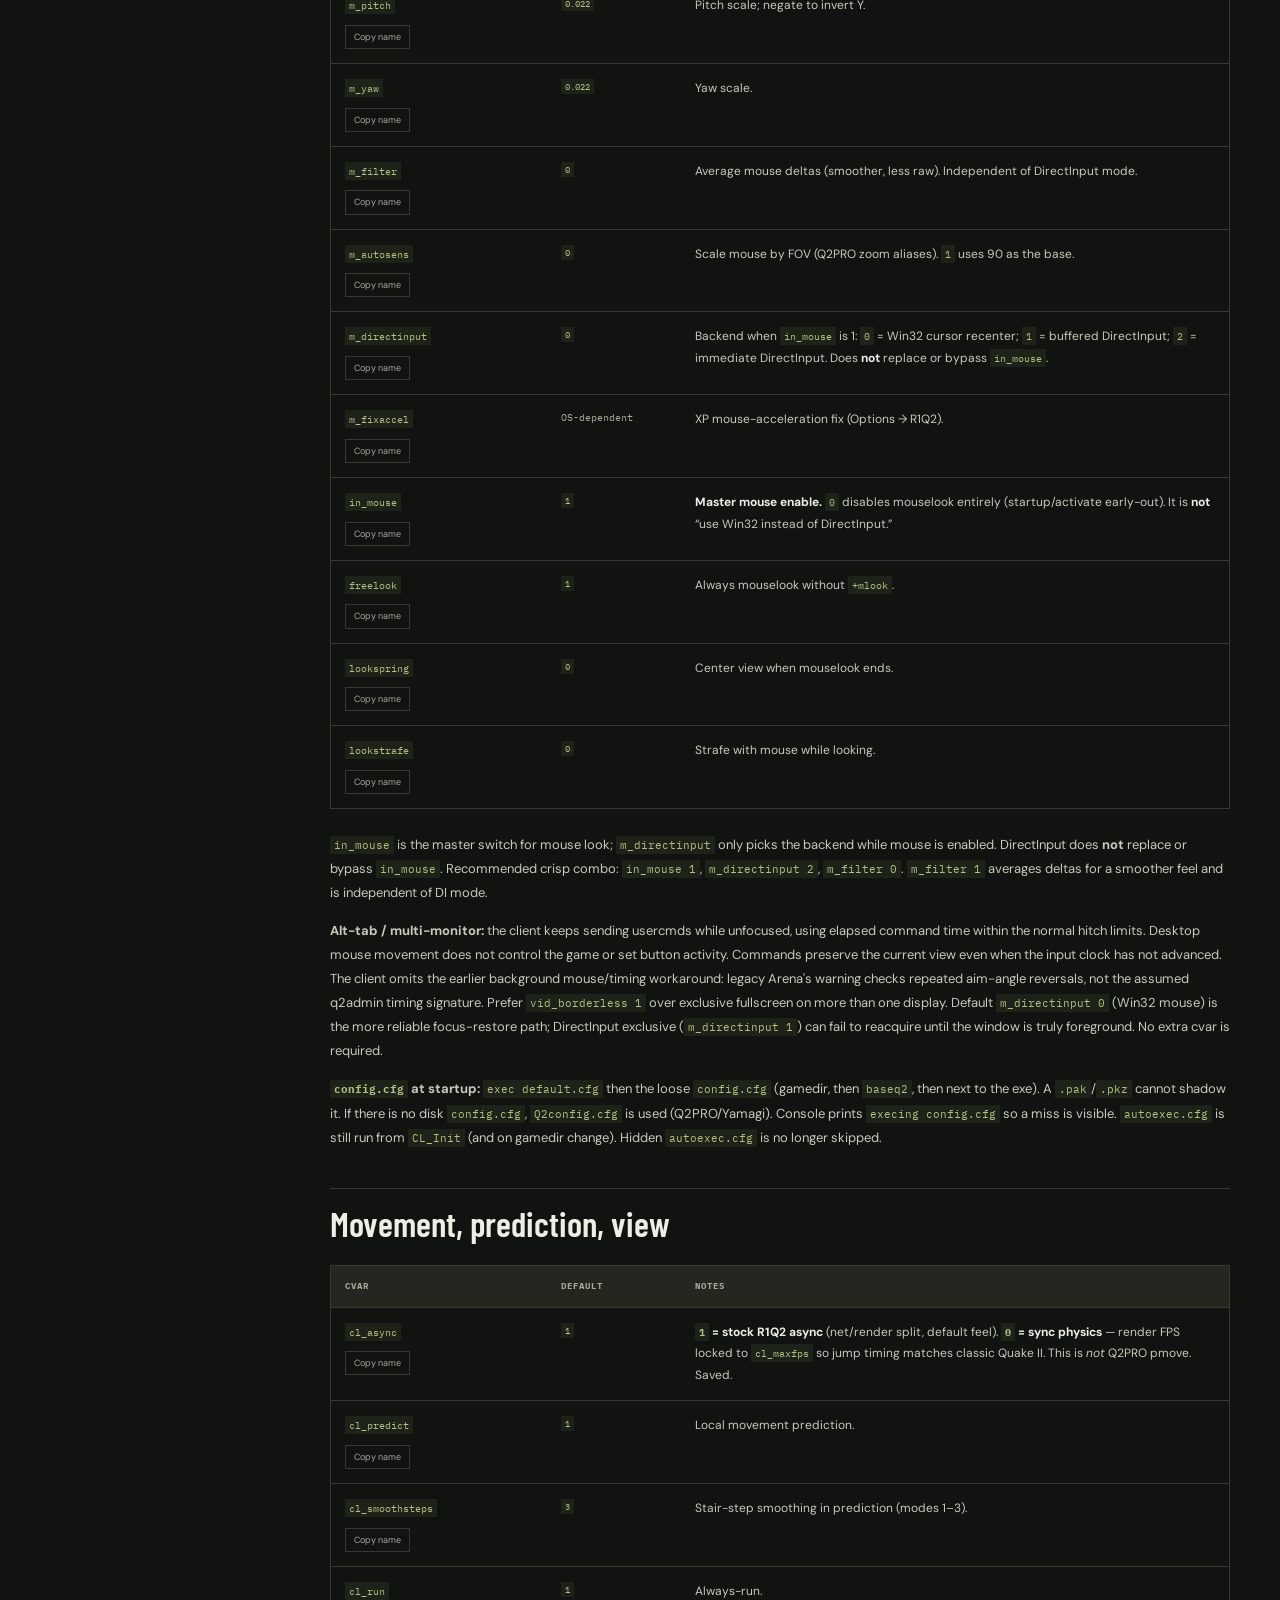
<file: docs/cvars.html>
<!doctype html>
<html lang="en"><head><meta charset="utf-8"><meta name="viewport" content="width=device-width, initial-scale=1"><meta name="theme-color" content="#111311"><title>CVAR guide — R1Q2v2</title><meta name="description" content="Search R1Q2v2 console settings for display, graphics, HUD, crosshair, input, sound, networking and demos. Generated from CVARS.md."><link rel="canonical" href="https://renegade-android.github.io/R1Q2v2/cvars.html"><link rel="icon" href="assets/mark.svg"><link rel="stylesheet" href="assets/site.css"><script src="assets/cvars.js" defer></script></head>
<body class="reference-page"><a class="skip-link" href="#reference-content">Skip to reference</a><header class="site-header"><a class="brand" href="./"><img src="assets/mark.svg" width="32" height="32" alt=""><span>R1Q2<span class="brand-version">v2</span></span></a><nav aria-label="Main navigation"><a href="./#features">Features</a><a href="./#menus">Menus</a><a href="cvars.html" aria-current="page">CVAR guide ↗</a><a class="nav-download" href="./#download">Download ↓</a></nav></header>
<main><section class="reference-hero"><p class="eyebrow">THE CONSOLE / REFERENCE</p><h1>Console variables</h1><p>Search R1Q2v2 console settings by name or description, or select a category. Defaults, notes, and examples come from the repository’s CVARS.md. This guide covers commonly useful settings, rather than every engine variable.</p><a class="text-link" href="https://github.com/RENEGADE-ANDROiD/R1Q2v2/blob/master/CVARS.md">View the original CVARS.md ↗</a></section>
<form class="reference-toolbar" role="search" id="cvar-search-form"><div><label for="cvar-search">FIND A SETTING</label><input type="search" id="cvar-search" name="q" placeholder="Try crosshair, widescreen, gl_less_yellow…" autocomplete="off" aria-controls="reference-content"></div><div><label for="cvar-category">CATEGORY</label><select id="cvar-category" name="category" aria-controls="reference-content"><option value="">All categories</option><option value="video-display">Video / display</option>
<option value="graphics-quality-r1gl">Graphics quality (R1GL)</option>
<option value="hud-menus-console-crosshair">HUD, menus, console, crosshair</option>
<option value="sound">Sound</option>
<option value="input-mouse">Input / mouse</option>
<option value="movement-prediction-view">Movement, prediction, view</option>
<option value="network-fps">Network / FPS</option>
<option value="multiplayer-identity">Multiplayer / identity</option>
<option value="r1q2-extras-options-r1q2">R1Q2 extras (Options → R1Q2)</option>
<option value="misc">Misc</option></select></div><p class="search-meta" id="search-status" role="status" aria-live="polite">159 documented settings. Defaults and notes from CVARS.md.</p></form>
<div class="reference-layout"><nav class="reference-sidebar" aria-label="Reference sections"><a href="#how-to-use">How to use</a>
<a href="#video-display">Video / display</a>
<a href="#graphics-quality-r1gl">Graphics quality (R1GL)</a>
<a href="#hud-menus-console-crosshair">HUD, menus, console, crosshair</a>
<a href="#sound">Sound</a>
<a href="#input-mouse">Input / mouse</a>
<a href="#movement-prediction-view">Movement, prediction, view</a>
<a href="#network-fps">Network / FPS</a>
<a href="#multiplayer-identity">Multiplayer / identity</a>
<a href="#r1q2-extras-options-r1q2">R1Q2 extras (Options → R1Q2)</a>
<a href="#misc">Misc</a>
<a href="#quick-presets">Quick presets</a></nav><article class="reference-content" id="reference-content"><p data-section="introduction">Useful client settings for <strong>R1Q2v2</strong>. Defaults are engine defaults unless noted. This is not every cvar in the tree — only ones players typically want.</p>
<h2 id="how-to-use" data-section="how-to-use">How to use</h2>
<ul data-section="how-to-use">
<li>Console: <code>`</code> then <code>cvar value</code> (example: <code>scr_menuscale 2.5</code>)</li>
<li><code>seta name value</code> — same, and marks the cvar for <code>config.cfg</code> when archived</li>
<li>Put keepers in <code>baseq2/autoexec.cfg</code> so they survive menu / <code>config.cfg</code> rewrites</li>
<li><code>writeconfig</code> / <code>writecfg</code> — save binds + archived cvars to <code>&lt;gamedir&gt;/config.cfg</code> immediately (same as quit; no filename arg)</li>
<li>Many Video Options rows already map to the cvars below</li>
</ul>
<p data-section="how-to-use"><strong>Not in this client:</strong> Q2PRO-only names like <code>cl_movement_feel_mode</code>, <code>cl_mouse_behavior_mode</code>, <code>scr_scale</code> (HUD uses <code>scr_hudscale</code>), <code>sys_viewlog</code> (no AllocConsole client window). There is no Q2PRO pmove. For classic jump <em>timing</em> use <strong>sync physics</strong> (<code>cl_async 0</code>) — that only locks render FPS to <code>cl_maxfps</code>. Default <code>cl_async 1</code> is stock R1Q2 async and is the natural R1Q2 feel. Capture with <strong>F12</strong> / <code>screenshot</code>, not the Win10 Print Screen key.</p>
<h2 id="video-display" data-section="video-display">Video / display</h2>
<p data-section="video-display">R1Q2v2 uses <strong><code>gl_mode</code></strong> + <strong><code>vid_forcewidth</code></strong> / <strong><code>vid_forceheight</code></strong> (not Q2PRO’s <code>vid_geometry</code>). On first run, <code>gl_mode</code> and <code>sw_mode</code> default to your <strong>desktop resolution index</strong> in the mode list (<code>VID_GetDesktopModeIndex</code>).</p>
<div class="reference-table-wrap" data-section="video-display"><table class="cvar-table"><thead><tr>
<th scope="col">Cvar</th>
<th scope="col">Default</th>
<th scope="col">Notes</th>
</tr></thead><tbody>
<tr data-cvar="vid_ref" data-section="video-display" id="cvar-video-display-vid-ref">
<td><code>vid_ref</code><button class="copy-cvar" type="button" data-copy="vid_ref" aria-label="Copy vid_ref">Copy name</button></td>
<td><code>r1gl</code></td>
<td>Renderer module. <strong>R1GL only</strong> on the Video menu (<code>ref_r1gl.dll</code>). Saved <code>vid_ref gl</code> / <code>ncgl</code> / <code>soft</code> remap to <code>r1gl</code> on init. Stock <code>ref_gl.dll</code> and software are not selectable (black / missing DLL on Win10).</td>
</tr>
<tr data-cvar="vid_fullscreen" data-section="video-display" id="cvar-video-display-vid-fullscreen">
<td><code>vid_fullscreen</code><button class="copy-cvar" type="button" data-copy="vid_fullscreen" aria-label="Copy vid_fullscreen">Copy name</button></td>
<td><code>0</code></td>
<td><code>1</code> fullscreen, <code>0</code> windowed.</td>
</tr>
<tr data-cvar="vid_borderless" data-section="video-display" id="cvar-video-display-vid-borderless">
<td><code>vid_borderless</code><button class="copy-cvar" type="button" data-copy="vid_borderless" aria-label="Copy vid_borderless">Copy name</button></td>
<td><code>0</code></td>
<td><code>1</code> = borderless windowed fullscreen (no exclusive <code>ChangeDisplaySettings</code>). <strong>Archived.</strong> Also used automatically when the requested size matches the current desktop mode. Prefer this on ultrawide if exclusive fullscreen fails. Alias intent: same idea as a <code>vid_desktopfs</code> flag.</td>
</tr>
<tr data-cvar="gl_mode" data-section="video-display" id="cvar-video-display-gl-mode">
<td><code>gl_mode</code><button class="copy-cvar" type="button" data-copy="gl_mode" aria-label="Copy gl_mode">Copy name</button></td>
<td>desktop index</td>
<td>OpenGL mode list index. <code>-1</code> = custom size (uses force dims or desktop if unset). Indexed modes use the mode table first; invalid indexed values fall back to the previous mode (often 320×240 if mode <code>0</code>). Custom <code>-1</code> stays sticky when force dims are set.</td>
</tr>
<tr data-cvar="sw_mode" data-section="video-display" id="cvar-video-display-sw-mode">
<td><code>sw_mode</code><button class="copy-cvar" type="button" data-copy="sw_mode" aria-label="Copy sw_mode">Copy name</button></td>
<td>desktop index</td>
<td>Software renderer mode index (video menu). Keep in sync with <code>gl_mode</code> if you use both paths.</td>
</tr>
<tr data-cvar="vid_forcewidth" data-section="video-display" id="cvar-video-display-vid-forcewidth">
<td><code>vid_forcewidth</code><button class="copy-cvar" type="button" data-copy="vid_forcewidth" aria-label="Copy vid_forcewidth">Copy name</button></td>
<td><code>0</code></td>
<td>Target width in pixels. <strong>Archived.</strong> When non-zero, overrides the width from <code>gl_mode</code> (including indexed modes, not only <code>-1</code>). Added to the mode menu list on init / <code>vid_restart</code>.</td>
</tr>
<tr data-cvar="vid_forceheight" data-section="video-display" id="cvar-video-display-vid-forceheight">
<td><code>vid_forceheight</code><button class="copy-cvar" type="button" data-copy="vid_forceheight" aria-label="Copy vid_forceheight">Copy name</button></td>
<td><code>0</code></td>
<td>Target height in pixels. <strong>Archived.</strong> When non-zero, overrides the height from <code>gl_mode</code>.</td>
</tr>
<tr data-cvar="gl_swapinterval" data-section="video-display" id="cvar-video-display-gl-swapinterval">
<td><code>gl_swapinterval</code><button class="copy-cvar" type="button" data-copy="gl_swapinterval" aria-label="Copy gl_swapinterval">Copy name</button></td>
<td><code>0</code></td>
<td>Frame present / sync. <strong><code>0</code></strong> = unlocked (can tear). <strong><code>1</code></strong> = vsync (no tear; may add input lag). <strong><code>-1</code></strong> = adaptive sync / late-tear when the GPU supports it (VRR / FreeSync / Adaptive Sync); falls back to <code>1</code> if not. Video menu: off / on / adaptive. Does not change exclusive FS mode.</td>
</tr>
<tr data-cvar="vid_gamma" data-section="video-display" id="cvar-video-display-vid-gamma">
<td><code>vid_gamma</code><button class="copy-cvar" type="button" data-copy="vid_gamma" aria-label="Copy vid_gamma">Copy name</button></td>
<td><code>1.0</code></td>
<td>Display gamma / brightness path used by the video menu.</td>
</tr>
<tr data-cvar="viewsize" data-section="video-display" id="cvar-video-display-viewsize">
<td><code>viewsize</code><button class="copy-cvar" type="button" data-copy="viewsize" aria-label="Copy viewsize">Copy name</button></td>
<td><code>100</code></td>
<td>3D view percent; below 100 letterboxes the refresh.</td>
</tr>
<tr data-cvar="gl_bitdepth" data-section="video-display" id="cvar-video-display-gl-bitdepth">
<td><code>gl_bitdepth</code><button class="copy-cvar" type="button" data-copy="gl_bitdepth" aria-label="Copy gl_bitdepth">Copy name</button></td>
<td><code>0</code></td>
<td>Color depth request; <code>0</code> = default.</td>
</tr>
<tr data-cvar="vid_xpos" data-section="video-display" id="cvar-video-display-vid-xpos">
<td><code>vid_xpos</code> / <code>vid_ypos</code><button class="copy-cvar" type="button" data-copy="vid_xpos" aria-label="Copy vid_xpos">Copy name</button></td>
<td><code>3</code> / <code>22</code></td>
<td>Window position (windowed).</td>
</tr>
</tbody></table></div>
<p data-section="video-display"><strong>Stable <code>gl_mode</code> indices (hard-coded prefix):</strong> Modes <code>0</code>–<code>27</code> are fixed across machines. <code>EnumDisplaySettings</code> may append extra resolutions after that with <strong>machine-specific</strong> indices — those extras never reorder the prefix.</p>
<div class="reference-table-wrap" data-section="video-display"><table class="data-table"><thead><tr>
<th scope="col">Index</th>
<th scope="col">Resolution</th>
<th scope="col">Notes</th>
</tr></thead><tbody>
<tr>
<td>0</td>
<td>320×240</td>
<td>Classic</td>
</tr>
<tr>
<td>1</td>
<td>640×480</td>
<td>Classic</td>
</tr>
<tr>
<td>2</td>
<td>800×600</td>
<td>Classic</td>
</tr>
<tr>
<td>3</td>
<td>1024×768</td>
<td>Classic</td>
</tr>
<tr>
<td>4</td>
<td>1152×864</td>
<td>Classic</td>
</tr>
<tr>
<td>5</td>
<td>1280×960</td>
<td>Classic</td>
</tr>
<tr>
<td>6</td>
<td>1280×1024</td>
<td>Classic</td>
</tr>
<tr>
<td>7</td>
<td>1600×1200</td>
<td>Classic</td>
</tr>
<tr>
<td>8</td>
<td>1280×720</td>
<td>16:9</td>
</tr>
<tr>
<td>9</td>
<td>1366×768</td>
<td>16:9</td>
</tr>
<tr>
<td>10</td>
<td>1600×900</td>
<td>16:9</td>
</tr>
<tr>
<td><strong>11</strong></td>
<td><strong>1920×1080</strong></td>
<td><strong>16:9 (stable 1080p)</strong></td>
</tr>
<tr>
<td>12</td>
<td>2560×1440</td>
<td>16:9</td>
</tr>
<tr>
<td>13</td>
<td>3840×2160</td>
<td>16:9</td>
</tr>
<tr>
<td>14</td>
<td>1280×800</td>
<td>16:10</td>
</tr>
<tr>
<td>15</td>
<td>1440×900</td>
<td>16:10</td>
</tr>
<tr>
<td>16</td>
<td>1680×1050</td>
<td>16:10</td>
</tr>
<tr>
<td>17</td>
<td>1920×1200</td>
<td>16:10</td>
</tr>
<tr>
<td>18</td>
<td>2560×1600</td>
<td>16:10</td>
</tr>
<tr>
<td>19</td>
<td>2560×1080</td>
<td>Ultrawide 21:9</td>
</tr>
<tr>
<td><strong>20</strong></td>
<td><strong>3440×1440</strong></td>
<td><strong>Ultrawide 21:9 (stable)</strong></td>
</tr>
<tr>
<td>21</td>
<td>3840×1600</td>
<td>Ultrawide 21:9</td>
</tr>
<tr>
<td>22</td>
<td>5120×1440</td>
<td>Ultrawide 21:9</td>
</tr>
<tr>
<td>23</td>
<td>1920×1440</td>
<td>Other</td>
</tr>
<tr>
<td>24</td>
<td>2048×1152</td>
<td>Other</td>
</tr>
<tr>
<td>25</td>
<td>2880×1800</td>
<td>Other</td>
</tr>
<tr>
<td>26</td>
<td>3200×1800</td>
<td>Other</td>
</tr>
<tr>
<td>27</td>
<td>5120×2160</td>
<td>Other</td>
</tr>
</tbody></table></div>
<p data-section="video-display"><strong>1080p preset:</strong> Use stable <strong><code>gl_mode 11</code></strong> (1920×1080). Shipped <a href="https://github.com/RENEGADE-ANDROiD/R1Q2v2/blob/master/baseq2/r1q2v2_visual.cfg"><code>baseq2/r1q2v2_visual.cfg</code></a> sets that index and still pairs <code>vid_forcewidth</code> / <code>vid_forceheight</code> as a backup. Prefer the indexed mode over <code>gl_mode -1</code> when the size is in the table. Avoid mixing <code>gl_mode -1</code> with a saved indexed mode — that mismatch can stick you at 320×240.</p>
<p data-section="video-display"><strong>Ultrawide (3440×1440 and cousins):</strong> Use stable <strong><code>gl_mode 20</code></strong>, or keep force dims. Working recipe for 3440×1440:</p>
<pre><code>seta vid_fullscreen &quot;1&quot;
seta vid_borderless &quot;1&quot;
seta gl_mode &quot;20&quot;
seta sw_mode &quot;20&quot;
seta vid_forcewidth &quot;3440&quot;
seta vid_forceheight &quot;1440&quot;
vid_restart</code></pre>
<p data-section="video-display">(<code>gl_mode -1</code> + force dims still works if you prefer custom-only.)</p>
<p data-section="video-display">Notes:</p>
<ul data-section="video-display">
<li>There is <strong>no</strong> <code>r_customwidth</code> / <code>r_customheight</code> in R1Q2v2 — use <code>vid_forcewidth</code> / <code>vid_forceheight</code> (with <code>gl_mode -1</code> for sizes outside the table, or alongside an indexed mode as override).</li>
<li>If desktop is already 3440×1440, the engine uses <strong>borderless</strong> automatically even with <code>vid_borderless 0</code> (skips exclusive CDS).</li>
<li>If exclusive CDS fails for a non-desktop size, it falls back to borderless at the requested size (console: <code>falling back to borderless windowed fullscreen</code>) instead of the old dual-monitor <code>width*2</code> hack.</li>
<li>Non-zero <code>vid_forcewidth</code> / <code>vid_forceheight</code> <strong>override</strong> whatever <code>gl_mode</code> you pick — change or zero them when leaving a preset, or the 1920×1080 force dims in shipped <code>r1q2v2_visual.cfg</code> will keep you at 1080p if you <code>exec</code> that file.</li>
<li>Hor+ FOV (<code>cl_adjustfov 1</code>) and wide HUD (<code>scr_hudwide 1</code>) already apply on 21:9.</li>
<li>The video menu lists the hard-coded modes even when the GPU did not enumerate them; selecting may use borderless / CDS fallback.</li>
</ul>
<p data-section="video-display">Local install helper (Steam path only, gitignored <code>tools/</code>): patches a live Quake II tree; 1080p is now stable index <strong>11</strong>.</p>
<h2 id="graphics-quality-r1gl" data-section="graphics-quality-r1gl">Graphics quality (R1GL)</h2>
<div class="reference-table-wrap" data-section="graphics-quality-r1gl"><table class="cvar-table"><thead><tr>
<th scope="col">Cvar</th>
<th scope="col">Default</th>
<th scope="col">Notes</th>
</tr></thead><tbody>
<tr data-cvar="gl_picmip" data-section="graphics-quality-r1gl" id="cvar-graphics-quality-r1gl-gl-picmip">
<td><code>gl_picmip</code><button class="copy-cvar" type="button" data-copy="gl_picmip" aria-label="Copy gl_picmip">Copy name</button></td>
<td><code>0</code></td>
<td>Texture downsample. <code>0</code> = full res; higher = blurrier / faster.</td>
</tr>
<tr data-cvar="gl_texturemode" data-section="graphics-quality-r1gl" id="cvar-graphics-quality-r1gl-gl-texturemode">
<td><code>gl_texturemode</code><button class="copy-cvar" type="button" data-copy="gl_texturemode" aria-label="Copy gl_texturemode">Copy name</button></td>
<td><code>GL_LINEAR_MIPMAP_LINEAR</code></td>
<td>Filtering (trilinear default).</td>
</tr>
<tr data-cvar="gl_ext_max_anisotropy" data-section="graphics-quality-r1gl" id="cvar-graphics-quality-r1gl-gl-ext-max-anisotropy">
<td><code>gl_ext_max_anisotropy</code><button class="copy-cvar" type="button" data-copy="gl_ext_max_anisotropy" aria-label="Copy gl_ext_max_anisotropy">Copy name</button></td>
<td><code>16</code></td>
<td>Anisotropic filtering — keeps textures sharper when viewed at steep angles (floors/walls). Levels 1 / 2 / 4 / 8 / 16; clamped to the GPU max at init. <strong>Archived.</strong> Video menu row.</td>
</tr>
<tr data-cvar="gl_anisotropy" data-section="graphics-quality-r1gl" id="cvar-graphics-quality-r1gl-gl-anisotropy">
<td><code>gl_anisotropy</code><button class="copy-cvar" type="button" data-copy="gl_anisotropy" aria-label="Copy gl_anisotropy">Copy name</button></td>
<td><code>16</code></td>
<td>Same as <code>gl_ext_max_anisotropy</code> (sharper angled textures; default 16; HW-clamped). Convenience alias that copies into <code>gl_ext_max_anisotropy</code> when changed. <strong>Archived.</strong></td>
</tr>
<tr data-cvar="gl_ext_texture_filter_anisotropic" data-section="graphics-quality-r1gl" id="cvar-graphics-quality-r1gl-gl-ext-texture-filter-anisotropic">
<td><code>gl_ext_texture_filter_anisotropic</code><button class="copy-cvar" type="button" data-copy="gl_ext_texture_filter_anisotropic" aria-label="Copy gl_ext_texture_filter_anisotropic">Copy name</button></td>
<td><code>1</code></td>
<td>Master enable for the anisotropy extension.</td>
</tr>
<tr data-cvar="gl_msaa" data-section="graphics-quality-r1gl" id="cvar-graphics-quality-r1gl-gl-msaa">
<td><code>gl_msaa</code><button class="copy-cvar" type="button" data-copy="gl_msaa" aria-label="Copy gl_msaa">Copy name</button></td>
<td><code>0</code></td>
<td>Multisample anti-aliasing — smooths jagged polygon edges. Values: <strong><code>0</code></strong> off (default, classic crisp), <strong><code>2</code> / <code>4</code> / <code>8</code></strong>. Cost is mainly GPU fill-rate. Maps to <code>gl_ext_multisample</code> + <code>gl_ext_samples</code>. <strong>Requires <code>vid_restart</code></strong> (pixel format). <strong>Archived.</strong> Video menu row.</td>
</tr>
<tr data-cvar="gl_ext_multisample" data-section="graphics-quality-r1gl" id="cvar-graphics-quality-r1gl-gl-ext-multisample">
<td><code>gl_ext_multisample</code><button class="copy-cvar" type="button" data-copy="gl_ext_multisample" aria-label="Copy gl_ext_multisample">Copy name</button></td>
<td><code>0</code></td>
<td>Legacy enable flag for WGL MSAA pixel format (<code>1</code> on). Prefer <code>gl_msaa</code>. Needs <code>vid_restart</code>.</td>
</tr>
<tr data-cvar="gl_ext_samples" data-section="graphics-quality-r1gl" id="cvar-graphics-quality-r1gl-gl-ext-samples">
<td><code>gl_ext_samples</code><button class="copy-cvar" type="button" data-copy="gl_ext_samples" aria-label="Copy gl_ext_samples">Copy name</button></td>
<td><code>2</code></td>
<td>Legacy MSAA sample count when <code>gl_ext_multisample</code> is on. Prefer <code>gl_msaa</code>.</td>
</tr>
<tr data-cvar="gl_texture_lodbias" data-section="graphics-quality-r1gl" id="cvar-graphics-quality-r1gl-gl-texture-lodbias">
<td><code>gl_texture_lodbias</code><button class="copy-cvar" type="button" data-copy="gl_texture_lodbias" aria-label="Copy gl_texture_lodbias">Copy name</button></td>
<td><code>0</code></td>
<td>Texture sharpen (video menu). Negative values sharpen world textures (about <code>0</code> … <code>-4</code>).</td>
</tr>
<tr data-cvar="gl_linear_mipmaps" data-section="graphics-quality-r1gl" id="cvar-graphics-quality-r1gl-gl-linear-mipmaps">
<td><code>gl_linear_mipmaps</code><button class="copy-cvar" type="button" data-copy="gl_linear_mipmaps" aria-label="Copy gl_linear_mipmaps">Copy name</button></td>
<td><code>1</code></td>
<td>Prefer linear mipmap generation.</td>
</tr>
<tr data-cvar="gl_modulate" data-section="graphics-quality-r1gl" id="cvar-graphics-quality-r1gl-gl-modulate">
<td><code>gl_modulate</code><button class="copy-cvar" type="button" data-copy="gl_modulate" aria-label="Copy gl_modulate">Copy name</button></td>
<td><code>2</code></td>
<td>Lightmap / world brightness (video “Lightmap” slider).</td>
</tr>
<tr data-cvar="intensity" data-section="graphics-quality-r1gl" id="cvar-graphics-quality-r1gl-intensity">
<td><code>intensity</code><button class="copy-cvar" type="button" data-copy="intensity" aria-label="Copy intensity">Copy name</button></td>
<td><code>2</code></td>
<td>Texture intensity table (clamped ≥ 1).</td>
</tr>
<tr data-cvar="gl_shadows" data-section="graphics-quality-r1gl" id="cvar-graphics-quality-r1gl-gl-shadows">
<td><code>gl_shadows</code><button class="copy-cvar" type="button" data-copy="gl_shadows" aria-label="Copy gl_shadows">Copy name</button></td>
<td><code>0</code></td>
<td>Projected model shadows: <strong><code>0</code></strong> off, <strong><code>1</code></strong> basic, <strong><code>2</code></strong> height-faded, <strong><code>3</code></strong> soft multi-sample. <strong>Archived.</strong> Video menu row.</td>
</tr>
<tr data-cvar="gl_dynamic" data-section="graphics-quality-r1gl" id="cvar-graphics-quality-r1gl-gl-dynamic">
<td><code>gl_dynamic</code><button class="copy-cvar" type="button" data-copy="gl_dynamic" aria-label="Copy gl_dynamic">Copy name</button></td>
<td><code>1</code></td>
<td>Dynamic lights from weapons / explosions.</td>
</tr>
<tr data-cvar="gl_flashblend" data-section="graphics-quality-r1gl" id="cvar-graphics-quality-r1gl-gl-flashblend">
<td><code>gl_flashblend</code><button class="copy-cvar" type="button" data-copy="gl_flashblend" aria-label="Copy gl_flashblend">Copy name</button></td>
<td><code>0</code></td>
<td>Draw dlights as blend sprites instead of lighting surfaces.</td>
</tr>
<tr data-cvar="gl_dlight_falloff" data-section="graphics-quality-r1gl" id="cvar-graphics-quality-r1gl-gl-dlight-falloff">
<td><code>gl_dlight_falloff</code><button class="copy-cvar" type="button" data-copy="gl_dlight_falloff" aria-label="Copy gl_dlight_falloff">Copy name</button></td>
<td><code>1.4</code></td>
<td>Dynamic-light attenuation curve. <strong><code>0</code></strong> = classic linear. <strong><code>1</code></strong> (or up to <code>2</code>) = smoother quadratic falloff on the same dlights - softer edges, no extra through-wall brightness. Default <strong><code>1.4</code></strong>. <strong>Archived.</strong> Video -&gt; <strong>Advanced Settings</strong>.</td>
</tr>
<tr data-cvar="gl_lightmap_filter" data-section="graphics-quality-r1gl" id="cvar-graphics-quality-r1gl-gl-lightmap-filter">
<td><code>gl_lightmap_filter</code><button class="copy-cvar" type="button" data-copy="gl_lightmap_filter" aria-label="Copy gl_lightmap_filter">Copy name</button></td>
<td><code>1</code></td>
<td>Lightmap texture sampling. <strong><code>1</code></strong> = linear (smoother LM; aniso-friendly when anisotropy is on). <strong><code>0</code></strong> = nearest (blockier classic LM). Does not change visibility or reveal occluded geometry. <strong>Archived.</strong> Video -&gt; <strong>Advanced Settings</strong>.</td>
</tr>
<tr data-cvar="gl_light_corona" data-section="graphics-quality-r1gl" id="cvar-graphics-quality-r1gl-gl-light-corona">
<td><code>gl_light_corona</code><button class="copy-cvar" type="button" data-copy="gl_light_corona" aria-label="Copy gl_light_corona">Copy name</button></td>
<td><code>0.35</code></td>
<td>Soft corona sprite at dynamic-light origins (weapons / explosions). <strong>LOS-tested</strong> through the BSP so occluded lights do <strong>not</strong> show (no wallhack). Depth-tested as a second clip. <strong><code>0</code></strong> = off. Default <strong><code>0.35</code></strong>. Menu yes/no writes <code>0</code>/<code>1</code>. <strong>Archived.</strong> Video -&gt; <strong>Advanced Settings</strong>.</td>
</tr>
<tr data-cvar="gl_world_corona" data-section="graphics-quality-r1gl" id="cvar-graphics-quality-r1gl-gl-world-corona">
<td><code>gl_world_corona</code><button class="copy-cvar" type="button" data-copy="gl_world_corona" aria-label="Copy gl_world_corona">Copy name</button></td>
<td><code>0.35</code></td>
<td>Soft glow disc on <strong>surface-mounted</strong> map lamps (<code>classname light</code> within ~56 units of a ceiling/wall). Fill lights floating in empty space are skipped. Procedural corona texture (not <code>particle.png</code>). Same LOS test as dlight coronas. Does <strong>not</strong> add extra dynamic lights. <strong><code>0</code></strong> = off. Default <strong><code>0.35</code></strong>. <strong>Archived.</strong> Video -&gt; <strong>Advanced Settings</strong>.</td>
</tr>
<tr data-cvar="gl_light_shafts" data-section="graphics-quality-r1gl" id="cvar-graphics-quality-r1gl-gl-light-shafts">
<td><code>gl_light_shafts</code><button class="copy-cvar" type="button" data-copy="gl_light_shafts" aria-label="Copy gl_light_shafts">Copy name</button></td>
<td><code>0.35</code></td>
<td>Short additive streak toward the camera on <strong>visible</strong> lights only. Dlights when this is on; world lamps only if <code>gl_world_corona</code> is also on. Occluded lights produce no pixels. <strong><code>0</code></strong> = off. Default <strong><code>0.35</code></strong>. Not volumetric god rays / bloom. <strong>Archived.</strong> Video -&gt; <strong>Advanced Settings</strong>.</td>
</tr>
<tr data-cvar="gl_overbrights" data-section="graphics-quality-r1gl" id="cvar-graphics-quality-r1gl-gl-overbrights">
<td><code>gl_overbrights</code><button class="copy-cvar" type="button" data-copy="gl_overbrights" aria-label="Copy gl_overbrights">Copy name</button></td>
<td><code>1</code></td>
<td>2× lightmap combine (<code>GL_RGB_SCALE</code>). Makes world lighting pop; can wash HD texture packs. Default <strong>on</strong>. <strong>Archived.</strong> Video -&gt; <strong>Advanced Settings</strong>.</td>
</tr>
<tr data-cvar="r_mp_visual_lean" data-section="graphics-quality-r1gl" id="cvar-graphics-quality-r1gl-r-mp-visual-lean">
<td><code>r_mp_visual_lean</code><button class="copy-cvar" type="button" data-copy="r_mp_visual_lean" aria-label="Copy r_mp_visual_lean">Copy name</button></td>
<td><code>1</code></td>
<td>When on (default), and the client is in multiplayer (<code>CS_MAXCLIENTS</code> &gt; 1 → <code>r_water_alpha_ok</code> 2), the renderer treats expensive FX as <strong>effective-off</strong> without overwriting archived SP <code>seta</code> values: bloom, godrays, soft particles, world corona, light shafts, normal maps, dlight shader, dynamic lights, shadows, light corona, ambient lift, waterfog. Lean stays engaged across map changes (ClearState no longer clears <code>r_water_alpha_ok</code>); disconnect still restores full SP visuals. Singleplayer / disconnected / baseq2 local keep full visuals. Set <code>0</code> to disable the auto lean. Does <strong>not</strong> force <code>vid_restart</code> for MSAA — lower <code>gl_msaa</code> yourself if needed. <strong>Archived.</strong> Client-side only; fair-play.</td>
</tr>
<tr data-cvar="gl_bloom" data-section="graphics-quality-r1gl" id="cvar-graphics-quality-r1gl-gl-bloom">
<td><code>gl_bloom</code><button class="copy-cvar" type="button" data-copy="gl_bloom" aria-label="Copy gl_bloom">Copy name</button></td>
<td><code>1</code></td>
<td>On-screen bloom of <strong>already visible</strong> bright pixels (explosions, lamps). <strong>On/off only</strong> — intensity is hardcoded (~0.20 add, high extract threshold, one blur pass) so it cannot be cranked into a through-wall glow. HUD is not bloomed. Occluded lights cannot leak. Default <strong>on</strong>. Any value <code>&gt;0</code> turns it on at the cap. Needs FBO+GLSL. <strong>Archived.</strong> Video -&gt; <strong>Advanced Settings</strong>.</td>
</tr>
<tr data-cvar="gl_godrays" data-section="graphics-quality-r1gl" id="cvar-graphics-quality-r1gl-gl-godrays">
<td><code>gl_godrays</code><button class="copy-cvar" type="button" data-copy="gl_godrays" aria-label="Copy gl_godrays">Copy name</button></td>
<td><code>0.35</code></td>
<td>Radial light shafts toward a <strong>LOS-visible</strong> on-screen light, using the 3D color buffer only. <strong><code>0</code></strong> = off. Default <strong><code>0.35</code></strong>. Not a wallhack. Needs FBO+GLSL. <strong>Archived.</strong> Video -&gt; <strong>Advanced Settings</strong>.</td>
</tr>
<tr data-cvar="gl_softparticles" data-section="graphics-quality-r1gl" id="cvar-graphics-quality-r1gl-gl-softparticles">
<td><code>gl_softparticles</code><button class="copy-cvar" type="button" data-copy="gl_softparticles" aria-label="Copy gl_softparticles">Copy name</button></td>
<td><code>1</code></td>
<td>Fade particles as they approach walls using a copy of scene depth. Default <strong>on</strong>. Needs FBO+GLSL. <strong>Archived.</strong> Video -&gt; <strong>Advanced Settings</strong>.</td>
</tr>
<tr data-cvar="gl_dlight_shader" data-section="graphics-quality-r1gl" id="cvar-graphics-quality-r1gl-gl-dlight-shader">
<td><code>gl_dlight_shader</code><button class="copy-cvar" type="button" data-copy="gl_dlight_shader" aria-label="Copy gl_dlight_shader">Copy name</button></td>
<td><code>1</code></td>
<td>Per-pixel dynamic lights on world surfaces (GLSL). Replaces the CPU <code>s_blocklights</code> patch so explosions are round instead of lightmap squares. Surfaces whose centroid is occluded from the light are not marked (no stain through a thin wall). Default <strong>on</strong>. Needs GLSL. <strong>Archived.</strong> Video -&gt; <strong>Advanced Settings</strong>.</td>
</tr>
<tr data-cvar="gl_normalmaps" data-section="graphics-quality-r1gl" id="cvar-graphics-quality-r1gl-gl-normalmaps">
<td><code>gl_normalmaps</code><button class="copy-cvar" type="button" data-copy="gl_normalmaps" aria-label="Copy gl_normalmaps">Copy name</button></td>
<td><code>1</code></td>
<td>If <code>gl_dlight_shader</code> is on, look for <code>textures/&lt;name&gt;_norm</code> / <code>_n</code> / <code>_bump</code> next to the diffuse. No file = no extra pass. <strong>Archived.</strong> Video -&gt; <strong>Advanced Settings</strong>.</td>
</tr>
<tr data-cvar="gl_ambient_lift" data-section="graphics-quality-r1gl" id="cvar-graphics-quality-r1gl-gl-ambient-lift">
<td><code>gl_ambient_lift</code><button class="copy-cvar" type="button" data-copy="gl_ambient_lift" aria-label="Copy gl_ambient_lift">Copy name</button></td>
<td><code>0.04</code></td>
<td>Tiny fill added to lightmaps (and matching entity light samples) so pitch-black is less crushed. Hard-capped at <strong>0.1</strong> linear (~25/255). Default <strong><code>0.04</code></strong>. Not night-vision. <strong>Archived.</strong> Video -&gt; <strong>Advanced Settings</strong>.</td>
</tr>
<tr data-cvar="gl_wateralpha" data-section="graphics-quality-r1gl" id="cvar-graphics-quality-r1gl-gl-wateralpha">
<td><code>gl_wateralpha</code><button class="copy-cvar" type="button" data-copy="gl_wateralpha" aria-label="Copy gl_wateralpha">Copy name</button></td>
<td><code>0</code></td>
<td><strong>Single-player override only.</strong> Map-authored TRANS33/66 warp water renders at its exact 0.33 / 0.66 alpha in every mode. In SP, <code>&gt;0</code> overrides that alpha (clamped 0.15–1). The override is ignored when <code>maxclients &gt; 1</code>; plain untagged warp water always stays opaque. Not archived. Console only — not on the Video menu.</td>
</tr>
<tr data-cvar="gl_waterfog" data-section="graphics-quality-r1gl" id="cvar-graphics-quality-r1gl-gl-waterfog">
<td><code>gl_waterfog</code><button class="copy-cvar" type="button" data-copy="gl_waterfog" aria-label="Copy gl_waterfog">Copy name</button></td>
<td><code>0.35</code></td>
<td>Subtle distance fog while the camera is inside water/slime/lava. <strong><code>0</code></strong> disables it; range <strong><code>0</code>–<code>1</code></strong> controls strength. Uses the liquid view tint and does not change surface transparency. <strong>Archived.</strong> Video -&gt; <strong>Advanced Settings</strong>.</td>
</tr>
<tr data-cvar="gl_warp_amp" data-section="graphics-quality-r1gl" id="cvar-graphics-quality-r1gl-gl-warp-amp">
<td><code>gl_warp_amp</code><button class="copy-cvar" type="button" data-copy="gl_warp_amp" aria-label="Copy gl_warp_amp">Copy name</button></td>
<td><code>1.5</code></td>
<td>Water/slime warp amplitude scale (<code>1</code> = classic). Default <strong><code>1.5</code></strong>. Range about <code>0</code>-<code>2</code>. Does not change transparency / SURF_TRANS rules. <strong>Archived.</strong> Video -&gt; <strong>Advanced Settings</strong>.</td>
</tr>
<tr data-cvar="gl_warp_speed" data-section="graphics-quality-r1gl" id="cvar-graphics-quality-r1gl-gl-warp-speed">
<td><code>gl_warp_speed</code><button class="copy-cvar" type="button" data-copy="gl_warp_speed" aria-label="Copy gl_warp_speed">Copy name</button></td>
<td><code>1.5</code></td>
<td>Water/slime warp timing scale (<code>1</code> = classic). Default <strong><code>1.5</code></strong>. Range about <code>0</code>-<code>3</code>. <strong>Archived.</strong> Video -&gt; <strong>Advanced Settings</strong>.</td>
</tr>
<tr data-cvar="gl_subdivide" data-section="graphics-quality-r1gl" id="cvar-graphics-quality-r1gl-gl-subdivide">
<td><code>gl_subdivide</code><button class="copy-cvar" type="button" data-copy="gl_subdivide" aria-label="Copy gl_subdivide">Copy name</button></td>
<td><code>32</code></td>
<td>Warp surface tessellation size at map load (<code>64</code> = classic). Default <strong><code>32</code></strong> (finer water mesh). Needs a map reload / reconnect. Clamped ~16-128. <strong>Archived.</strong> Video -&gt; <strong>Advanced Settings</strong> (64/48/32).</td>
</tr>
<tr data-cvar="gl_coloredlightmaps" data-section="graphics-quality-r1gl" id="cvar-graphics-quality-r1gl-gl-coloredlightmaps">
<td><code>gl_coloredlightmaps</code><button class="copy-cvar" type="button" data-copy="gl_coloredlightmaps" aria-label="Copy gl_coloredlightmaps">Copy name</button></td>
<td><code>1</code></td>
<td>Colored lightmaps.</td>
</tr>
<tr data-cvar="gl_less_yellow" data-section="graphics-quality-r1gl" id="cvar-graphics-quality-r1gl-gl-less-yellow">
<td><code>gl_less_yellow</code><button class="copy-cvar" type="button" data-copy="gl_less_yellow" aria-label="Copy gl_less_yellow">Copy name</button></td>
<td><code>1</code></td>
<td>Less harsh yellow lighting. <strong><code>1</code></strong> (default) lifts sodium-yellow baked light toward warm white. Red, green, blue, and orange accent lights stay. <strong><code>0</code></strong> is the classic yellow cast. Takes effect on the next frame (lightmaps reupload in place). <strong>Archived.</strong> Video -&gt; <strong>Advanced Settings</strong>.</td>
</tr>
<tr data-cvar="gl_finish" data-section="graphics-quality-r1gl" id="cvar-graphics-quality-r1gl-gl-finish">
<td><code>gl_finish</code><button class="copy-cvar" type="button" data-copy="gl_finish" aria-label="Copy gl_finish">Copy name</button></td>
<td><code>0</code></td>
<td>Call <code>glFinish</code> each frame (can hurt FPS). Leave off.</td>
</tr>
<tr data-cvar="gl_flush" data-section="graphics-quality-r1gl" id="cvar-graphics-quality-r1gl-gl-flush">
<td><code>gl_flush</code><button class="copy-cvar" type="button" data-copy="gl_flush" aria-label="Copy gl_flush">Copy name</button></td>
<td><code>0</code></td>
<td>Call <code>glFlush</code> before each 3D view (can hurt FPS). Leave off.</td>
</tr>
<tr data-cvar="gl_defertext" data-section="graphics-quality-r1gl" id="cvar-graphics-quality-r1gl-gl-defertext">
<td><code>gl_defertext</code><button class="copy-cvar" type="button" data-copy="gl_defertext" aria-label="Copy gl_defertext">Copy name</button></td>
<td><code>0</code></td>
<td>Opt-in: draw all 2D text at EndFrame (changes layering vs pics). Console/HUD chars are already batched in order; you usually do not need this.</td>
</tr>
<tr data-cvar="gl_polyblend" data-section="graphics-quality-r1gl" id="cvar-graphics-quality-r1gl-gl-polyblend">
<td><code>gl_polyblend</code><button class="copy-cvar" type="button" data-copy="gl_polyblend" aria-label="Copy gl_polyblend">Copy name</button></td>
<td><code>0</code></td>
<td>Full-screen damage / powerup tint (default <strong>off</strong> in R1Q2v2).</td>
</tr>
<tr data-cvar="cl_blend" data-section="graphics-quality-r1gl" id="cvar-graphics-quality-r1gl-cl-blend">
<td><code>cl_blend</code><button class="copy-cvar" type="button" data-copy="cl_blend" aria-label="Copy cl_blend">Copy name</button></td>
<td><code>0</code></td>
<td>Client blend effects (default <strong>off</strong>).</td>
</tr>
<tr data-cvar="gl_texture_formats" data-section="graphics-quality-r1gl" id="cvar-graphics-quality-r1gl-gl-texture-formats">
<td><code>gl_texture_formats</code><button class="copy-cvar" type="button" data-copy="gl_texture_formats" aria-label="Copy gl_texture_formats">Copy name</button></td>
<td><code>png jpg tga</code></td>
<td>High-res wall try order before <code>.wal</code>.</td>
</tr>
<tr data-cvar="gl_pic_formats" data-section="graphics-quality-r1gl" id="cvar-graphics-quality-r1gl-gl-pic-formats">
<td><code>gl_pic_formats</code><button class="copy-cvar" type="button" data-copy="gl_pic_formats" aria-label="Copy gl_pic_formats">Copy name</button></td>
<td><code>png jpg tga</code></td>
<td>High-res 2D pic try order.</td>
</tr>
<tr data-cvar="gl_pic_scale" data-section="graphics-quality-r1gl" id="cvar-graphics-quality-r1gl-gl-pic-scale">
<td><code>gl_pic_scale</code><button class="copy-cvar" type="button" data-copy="gl_pic_scale" aria-label="Copy gl_pic_scale">Copy name</button></td>
<td><code>1</code></td>
<td>Enables stock-PCX size hints when loading hi-res pic replacements.</td>
</tr>
<tr data-cvar="gl_jpg_quality" data-section="graphics-quality-r1gl" id="cvar-graphics-quality-r1gl-gl-jpg-quality">
<td><code>gl_jpg_quality</code><button class="copy-cvar" type="button" data-copy="gl_jpg_quality" aria-label="Copy gl_jpg_quality">Copy name</button></td>
<td><code>90</code></td>
<td>Quality for <code>screenshot jpg</code>.</td>
</tr>
<tr data-cvar="r_lerpmodels" data-section="graphics-quality-r1gl" id="cvar-graphics-quality-r1gl-r-lerpmodels">
<td><code>r_lerpmodels</code><button class="copy-cvar" type="button" data-copy="r_lerpmodels" aria-label="Copy r_lerpmodels">Copy name</button></td>
<td><code>1</code></td>
<td>Interpolate model frames.</td>
</tr>
</tbody></table></div>
<p data-section="graphics-quality-r1gl">Advanced Settings defaults (new installs; also <code>r1q2v2_visual.cfg</code>):</p>
<pre><code>seta gl_lightmap_filter &quot;1&quot;
seta gl_dlight_falloff &quot;1.4&quot;
seta gl_warp_amp &quot;1.5&quot;
seta gl_warp_speed &quot;1.5&quot;
seta gl_subdivide &quot;32&quot;
seta gl_light_corona &quot;0.35&quot;
seta gl_world_corona &quot;0.35&quot;
seta gl_light_shafts &quot;0.35&quot;
seta gl_overbrights &quot;1&quot;
seta gl_bloom &quot;1&quot;
seta gl_godrays &quot;0.35&quot;
seta gl_softparticles &quot;1&quot;
seta gl_dlight_shader &quot;1&quot;
seta gl_normalmaps &quot;1&quot;
seta gl_ambient_lift &quot;0.04&quot;
seta gl_less_yellow &quot;1&quot;
seta gl_waterfog &quot;0.35&quot;</code></pre>
<p data-section="graphics-quality-r1gl">(<code>gl_subdivide</code> needs map reload. Coronas/shafts are LOS-tested: occluded explosions and lamps stay hidden. <code>gl_dlight_shader 1</code> also skips occluded surfaces. No see-through or player glow.)</p>
<p data-section="graphics-quality-r1gl">HD drop-ins: see <a href="https://github.com/RENEGADE-ANDROiD/R1Q2v2/blob/master/README.md">README.md</a> (<code>.pkz</code> packs, loose <code>textures/</code> / <code>env/</code> replacements).</p>
<h2 id="hud-menus-console-crosshair" data-section="hud-menus-console-crosshair">HUD, menus, console, crosshair</h2>
<div class="reference-table-wrap" data-section="hud-menus-console-crosshair"><table class="cvar-table"><thead><tr>
<th scope="col">Cvar</th>
<th scope="col">Default</th>
<th scope="col">Notes</th>
</tr></thead><tbody>
<tr data-cvar="scr_menuscale" data-section="hud-menus-console-crosshair" id="cvar-hud-menus-console-crosshair-scr-menuscale">
<td><code>scr_menuscale</code><button class="copy-cvar" type="button" data-copy="scr_menuscale" aria-label="Copy scr_menuscale">Copy name</button></td>
<td><code>0</code></td>
<td>Menu text scale. <code>0</code> = auto (~height/480, clamped 1–6). Try <code>2.5</code> at 1080p.</td>
</tr>
<tr data-cvar="scr_menupicscale" data-section="hud-menus-console-crosshair" id="cvar-hud-menus-console-crosshair-scr-menupicscale">
<td><code>scr_menupicscale</code><button class="copy-cvar" type="button" data-copy="scr_menupicscale" aria-label="Copy scr_menupicscale">Copy name</button></td>
<td><code>1.2</code></td>
<td>Extra scale for menu PCX art (banners, plaques) on top of menu scale (clamped 1–2).</td>
</tr>
<tr data-cvar="con_scale" data-section="hud-menus-console-crosshair" id="cvar-hud-menus-console-crosshair-con-scale">
<td><code>con_scale</code><button class="copy-cvar" type="button" data-copy="con_scale" aria-label="Copy con_scale">Copy name</button></td>
<td><code>0</code></td>
<td>Console / notify text scale. <code>0</code> = auto (~height/540, clamped 1-6; ~2.0 at 1080p — softer than menu auto). Explicit values work; try <code>1.75</code>-<code>2.0</code> at 1080p if auto still feels large. Shipped <code>r1q2v2_visual.cfg</code> sets <code>2.0</code>.</td>
</tr>
<tr data-cvar="scr_hudscale" data-section="hud-menus-console-crosshair" id="cvar-hud-menus-console-crosshair-scr-hudscale">
<td><code>scr_hudscale</code><button class="copy-cvar" type="button" data-copy="scr_hudscale" aria-label="Copy scr_hudscale">Copy name</button></td>
<td><code>1</code></td>
<td><strong>Stock status bar only</strong> (~0.5-2.5). Menus, crosshair, and custom server/mod statusbars keep their authored layout. Presets must use this, not <code>gl_hudscale</code>.</td>
</tr>
<tr data-cvar="scr_layoutscale" data-section="hud-menus-console-crosshair" id="cvar-hud-menus-console-crosshair-scr-layoutscale">
<td><code>scr_layoutscale</code><button class="copy-cvar" type="button" data-copy="scr_layoutscale" aria-label="Copy scr_layoutscale">Copy name</button></td>
<td><code>0</code></td>
<td><strong>In-game layout menus</strong> (<code>STAT_LAYOUTS</code> / <code>cl.layout</code>, and <code>CS_STATUSBAR</code> strings that are menus — <code>picn</code>/<code>cstring</code> without <code>hnum</code>, e.g. TastySpleen/RA MOTD). <code>0</code> = auto (~height/480, clamped 1-6). <code>1</code> = classic tiny 8px. Maps <code>xv</code>/<code>xl</code>/<code>xr</code> onto a centered 320-wide canvas and <code>yt</code>/<code>yv</code>/<code>yb</code> onto a centered 240-tall canvas, including when scale is 1. Numeric status bar (<code>hnum</code>/<code>anum</code>) still uses <code>scr_hud_top</code> / <code>scr_hudwide</code> / <code>scr_hudscale</code>.</td>
</tr>
<tr data-cvar="scr_hud_top" data-section="hud-menus-console-crosshair" id="cvar-hud-menus-console-crosshair-scr-hud-top">
<td><code>scr_hud_top</code><button class="copy-cvar" type="button" data-copy="scr_hud_top" aria-label="Copy scr_hud_top">Copy name</button></td>
<td><code>0</code></td>
<td><strong>Stock status bar only.</strong> <code>1</code> draws the status bar at the top. Does not affect custom server/mod statusbars, Arena/RA team menus, help, inventory, or other <code>STAT_LAYOUTS</code> UIs.</td>
</tr>
<tr data-cvar="scr_hudwide" data-section="hud-menus-console-crosshair" id="cvar-hud-menus-console-crosshair-scr-hudwide">
<td><code>scr_hudwide</code><button class="copy-cvar" type="button" data-copy="scr_hudwide" aria-label="Copy scr_hudwide">Copy name</button></td>
<td><code>1</code></td>
<td><strong>Stock status bar only.</strong> On screens wider than 4:3, pin health/ammo left and armor/weapon right. Off = the original 320-wide centered strip. Saved. Custom server/mod statusbars keep their original coordinates.</td>
</tr>
<tr data-cvar="gl_hudscale" data-section="hud-menus-console-crosshair" id="cvar-hud-menus-console-crosshair-gl-hudscale">
<td><code>gl_hudscale</code><button class="copy-cvar" type="button" data-copy="gl_hudscale" aria-label="Copy gl_hudscale">Copy name</button></td>
<td><code>1</code></td>
<td>Legacy whole-2D scale. Any later <code>seta</code> is redirected into <code>scr_hudscale</code> (if still <code>1</code>) and forced back to <code>1</code>.</td>
</tr>
<tr data-cvar="crosshair" data-section="hud-menus-console-crosshair" id="cvar-hud-menus-console-crosshair-crosshair">
<td><code>crosshair</code><button class="copy-cvar" type="button" data-copy="crosshair" aria-label="Copy crosshair">Copy name</button></td>
<td><code>0</code></td>
<td><code>crosshair N</code> loads <code>pics/chN</code> (TGA/PNG/PCX OK). <code>0</code> = off (does <strong>not</strong> draw <code>ch0</code>). <code>1</code>+ uses stock <code>ch1</code>…<code>ch3</code>, or higher if the pic exists.</td>
</tr>
<tr data-cvar="ch1" data-section="hud-menus-console-crosshair" id="cvar-hud-menus-console-crosshair-ch1">
<td><code>ch1</code> / <code>ch2</code> / <code>ch3</code><button class="copy-cvar" type="button" data-copy="ch1" aria-label="Copy ch1">Copy name</button></td>
<td>empty</td>
<td>Free-name overlay slots (Q2PRO-style). Pic name only, e.g. <code>ch2</code> or <code>ch3</code>. Drawn on top of <code>crosshair</code> when non-empty and not cleared. <strong>Clear with <code>chN 0</code></strong> (client treats <code>string[0]==&#x27;0&#x27;</code> as cleared in <code>cl_scrn.c</code>). Do <strong>not</strong> use <code>ch1 &quot;&quot;</code> — Quake tokenizes away empty quotes so the set never sticks (footgun). Drawn at native size × <code>ch_scale</code> × <code>chN_scale</code> (large vignettes need a high scale or a full-res asset).</td>
</tr>
<tr data-cvar="ch_scale" data-section="hud-menus-console-crosshair" id="cvar-hud-menus-console-crosshair-ch-scale">
<td><code>ch_scale</code><button class="copy-cvar" type="button" data-copy="ch_scale" aria-label="Copy ch_scale">Copy name</button></td>
<td><code>1</code></td>
<td>Scale for the stock crosshair and all <code>ch1</code>–<code>ch3</code> layers. Options slider (0.1–4). Saved.</td>
</tr>
<tr data-cvar="ch_red" data-section="hud-menus-console-crosshair" id="cvar-hud-menus-console-crosshair-ch-red">
<td><code>ch_red</code> / <code>ch_green</code> / <code>ch_blue</code><button class="copy-cvar" type="button" data-copy="ch_red" aria-label="Copy ch_red">Copy name</button></td>
<td><code>1</code></td>
<td>Crosshair tint 0–1. Options → Crosshair setup. Saved.</td>
</tr>
<tr data-cvar="ch_alpha" data-section="hud-menus-console-crosshair" id="cvar-hud-menus-console-crosshair-ch-alpha">
<td><code>ch_alpha</code><button class="copy-cvar" type="button" data-copy="ch_alpha" aria-label="Copy ch_alpha">Copy name</button></td>
<td><code>1</code></td>
<td>Crosshair opacity 0.1–1. Saved.</td>
</tr>
<tr data-cvar="ch_health" data-section="hud-menus-console-crosshair" id="cvar-hud-menus-console-crosshair-ch-health">
<td><code>ch_health</code><button class="copy-cvar" type="button" data-copy="ch_health" aria-label="Copy ch_health">Copy name</button></td>
<td><code>0</code></td>
<td><code>1</code> = green→yellow→red from current HP (overrides RGB). Saved.</td>
</tr>
<tr data-cvar="ch1_scale" data-section="hud-menus-console-crosshair" id="cvar-hud-menus-console-crosshair-ch1-scale">
<td><code>ch1_scale</code> / <code>ch2_scale</code> / <code>ch3_scale</code><button class="copy-cvar" type="button" data-copy="ch1_scale" aria-label="Copy ch1_scale">Copy name</button></td>
<td><code>1</code></td>
<td>Per-layer scale on top of <code>ch_scale</code> (0.1–4). Final size = native × <code>ch_scale</code> × <code>chN_scale</code>. Saved.</td>
</tr>
<tr data-cvar="ch_x" data-section="hud-menus-console-crosshair" id="cvar-hud-menus-console-crosshair-ch-x">
<td><code>ch_x</code> / <code>ch_y</code><button class="copy-cvar" type="button" data-copy="ch_x" aria-label="Copy ch_x">Copy name</button></td>
<td><code>0</code> / <code>0</code></td>
<td>Live crosshair pixel offset for the <strong>current</strong> <code>hand</code>. Options → Crosshair setup sliders write these and the matching per-hand slot. Saved.</td>
</tr>
<tr data-cvar="ch_x_right" data-section="hud-menus-console-crosshair" id="cvar-hud-menus-console-crosshair-ch-x-right">
<td><code>ch_x_right</code> / <code>ch_y_right</code><button class="copy-cvar" type="button" data-copy="ch_x_right" aria-label="Copy ch_x_right">Copy name</button></td>
<td><code>0</code> / <code>0</code></td>
<td>Offset used when <code>hand</code> is right (0). Auto-applied when you switch handedness. Saved.</td>
</tr>
<tr data-cvar="ch_x_left" data-section="hud-menus-console-crosshair" id="cvar-hud-menus-console-crosshair-ch-x-left">
<td><code>ch_x_left</code> / <code>ch_y_left</code><button class="copy-cvar" type="button" data-copy="ch_x_left" aria-label="Copy ch_x_left">Copy name</button></td>
<td><code>0</code> / <code>0</code></td>
<td>Offset used when <code>hand</code> is left (1). Saved.</td>
</tr>
<tr data-cvar="ch_x_center" data-section="hud-menus-console-crosshair" id="cvar-hud-menus-console-crosshair-ch-x-center">
<td><code>ch_x_center</code> / <code>ch_y_center</code><button class="copy-cvar" type="button" data-copy="ch_x_center" aria-label="Copy ch_x_center">Copy name</button></td>
<td><code>0</code> / <code>0</code></td>
<td>Offset used when <code>hand</code> is center (2). Saved.</td>
</tr>
<tr data-cvar="scr_crosshair_x" data-section="hud-menus-console-crosshair" id="cvar-hud-menus-console-crosshair-scr-crosshair-x">
<td><code>scr_crosshair_x</code> / <code>scr_crosshair_y</code><button class="copy-cvar" type="button" data-copy="scr_crosshair_x" aria-label="Copy scr_crosshair_x">Copy name</button></td>
<td><code>0</code> / <code>0</code></td>
<td>Extra pixel offset added on top of the per-hand slot (session; not archived).</td>
</tr>
<tr data-cvar="scr_alpha" data-section="hud-menus-console-crosshair" id="cvar-hud-menus-console-crosshair-scr-alpha">
<td><code>scr_alpha</code><button class="copy-cvar" type="button" data-copy="scr_alpha" aria-label="Copy scr_alpha">Copy name</button></td>
<td><code>1</code></td>
<td>Status-bar opacity (Options → R1Q2). Saved.</td>
</tr>
<tr data-cvar="loc_enable" data-section="hud-menus-console-crosshair" id="cvar-hud-menus-console-crosshair-loc-enable">
<td><code>loc_enable</code><button class="copy-cvar" type="button" data-copy="loc_enable" aria-label="Copy loc_enable">Copy name</button></td>
<td><code>1</code></td>
<td>Draw nearest <code>.loc</code> name on the HUD. Saved.</td>
</tr>
<tr data-cvar="cl_adjustfov" data-section="hud-menus-console-crosshair" id="cvar-hud-menus-console-crosshair-cl-adjustfov">
<td><code>cl_adjustfov</code><button class="copy-cvar" type="button" data-copy="cl_adjustfov" aria-label="Copy cl_adjustfov">Copy name</button></td>
<td><code>1</code></td>
<td>Hor+ FOV: keep 4:3 vertical FOV, widen on widescreen. Saved.</td>
</tr>
<tr data-cvar="cl_forcecolors" data-section="hud-menus-console-crosshair" id="cvar-hud-menus-console-crosshair-cl-forcecolors">
<td><code>cl_forcecolors</code><button class="copy-cvar" type="button" data-copy="cl_forcecolors" aria-label="Copy cl_forcecolors">Copy name</button></td>
<td><code>0</code></td>
<td><strong>Client-side only.</strong> Tint other players’ skins with the enemy/team color (skin stays visible). Does not change your first-person view weapon. Multiplayer → Multiplayer settings. Saved. Does not change what the server or other clients see.</td>
</tr>
<tr data-cvar="cl_enemycolor" data-section="hud-menus-console-crosshair" id="cvar-hud-menus-console-crosshair-cl-enemycolor">
<td><code>cl_enemycolor</code><button class="copy-cvar" type="button" data-copy="cl_enemycolor" aria-label="Copy cl_enemycolor">Copy name</button></td>
<td><code>1</code></td>
<td>Forced enemy tint: <code>0</code> default (no tint), <code>1</code> red … <code>14</code> lilac (see Multiplayer settings). FFA: all other players. Team: opposite Arena <code>r2red</code>/<code>r2blue</code> or CTF <code>ctf_r</code>/<code>ctf_b</code> skin. Saved.</td>
</tr>
<tr data-cvar="cl_teamcolor" data-section="hud-menus-console-crosshair" id="cvar-hud-menus-console-crosshair-cl-teamcolor">
<td><code>cl_teamcolor</code><button class="copy-cvar" type="button" data-copy="cl_teamcolor" aria-label="Copy cl_teamcolor">Copy name</button></td>
<td><code>6</code></td>
<td>Forced teammate tint (same indices as <code>cl_enemycolor</code>). Matching Arena <code>r2red</code>/<code>r2blue</code> or CTF <code>ctf_r</code>/<code>ctf_b</code> skins. Saved.</td>
</tr>
<tr data-cvar="cl_forcecolor_alpha" data-section="hud-menus-console-crosshair" id="cvar-hud-menus-console-crosshair-cl-forcecolor-alpha">
<td><code>cl_forcecolor_alpha</code><button class="copy-cvar" type="button" data-copy="cl_forcecolor_alpha" aria-label="Copy cl_forcecolor_alpha">Copy name</button></td>
<td><code>0.5</code></td>
<td>Force-color opacity. <code>0</code> = original skin, <code>0.5</code> = mix (slider middle), <code>1</code> = solid chosen color (replaces skin). Saved. Only applies when <code>cl_forcecolors</code> is on.</td>
</tr>
<tr data-cvar="cl_enemyfullbright" data-section="hud-menus-console-crosshair" id="cvar-hud-menus-console-crosshair-cl-enemyfullbright">
<td><code>cl_enemyfullbright</code><button class="copy-cvar" type="button" data-copy="cl_enemyfullbright" aria-label="Copy cl_enemyfullbright">Copy name</button></td>
<td><code>0</code></td>
<td><strong>Client-side only.</strong> Blend enemy-player lighting toward fullbright: <code>0</code> off, <code>33.3</code>, <code>66.6</code>, <code>88</code>, or <code>100</code>. Only multiplayer player bodies and their attached weapons receive it; map surfaces, monsters, items, teammates, yourself, unknown-team players (countdown), and the first-person view weapon are unchanged. Legacy <code>1</code> is 66.6%; old <code>50</code> is 33.3%. Works with or without <code>cl_forcecolors</code>. Saved.</td>
</tr>
<tr data-cvar="scr_conspeed" data-section="hud-menus-console-crosshair" id="cvar-hud-menus-console-crosshair-scr-conspeed">
<td><code>scr_conspeed</code><button class="copy-cvar" type="button" data-copy="scr_conspeed" aria-label="Copy scr_conspeed">Copy name</button></td>
<td><code>3</code></td>
<td>Console drop / raise speed.</td>
</tr>
<tr data-cvar="scr_conheight" data-section="hud-menus-console-crosshair" id="cvar-hud-menus-console-crosshair-scr-conheight">
<td><code>scr_conheight</code><button class="copy-cvar" type="button" data-copy="scr_conheight" aria-label="Copy scr_conheight">Copy name</button></td>
<td><code>0.5</code></td>
<td>Open console height as a fraction of the screen.</td>
</tr>
<tr data-cvar="con_notifytime" data-section="hud-menus-console-crosshair" id="cvar-hud-menus-console-crosshair-con-notifytime">
<td><code>con_notifytime</code><button class="copy-cvar" type="button" data-copy="con_notifytime" aria-label="Copy con_notifytime">Copy name</button></td>
<td><code>3</code></td>
<td>Seconds notify lines stay on screen.</td>
</tr>
<tr data-cvar="scr_showpause" data-section="hud-menus-console-crosshair" id="cvar-hud-menus-console-crosshair-scr-showpause">
<td><code>scr_showpause</code><button class="copy-cvar" type="button" data-copy="scr_showpause" aria-label="Copy scr_showpause">Copy name</button></td>
<td><code>1</code></td>
<td>Draw “Paused”; set <code>0</code> for cleaner screenshots.</td>
</tr>
<tr data-cvar="scr_chathud" data-section="hud-menus-console-crosshair" id="cvar-hud-menus-console-crosshair-scr-chathud">
<td><code>scr_chathud</code><button class="copy-cvar" type="button" data-copy="scr_chathud" aria-label="Copy scr_chathud">Copy name</button></td>
<td><code>0</code></td>
<td>Persistent chat HUD overlay.</td>
</tr>
<tr data-cvar="scr_chathud_lines" data-section="hud-menus-console-crosshair" id="cvar-hud-menus-console-crosshair-scr-chathud-lines">
<td><code>scr_chathud_lines</code><button class="copy-cvar" type="button" data-copy="scr_chathud_lines" aria-label="Copy scr_chathud_lines">Copy name</button></td>
<td><code>4</code></td>
<td>Chat HUD line count.</td>
</tr>
<tr data-cvar="cl_drawfps" data-section="hud-menus-console-crosshair" id="cvar-hud-menus-console-crosshair-cl-drawfps">
<td><code>cl_drawfps</code><button class="copy-cvar" type="button" data-copy="cl_drawfps" aria-label="Copy cl_drawfps">Copy name</button></td>
<td><code>0</code></td>
<td>On-screen FPS.</td>
</tr>
<tr data-cvar="cl_drawmaptime" data-section="hud-menus-console-crosshair" id="cvar-hud-menus-console-crosshair-cl-drawmaptime">
<td><code>cl_drawmaptime</code><button class="copy-cvar" type="button" data-copy="cl_drawmaptime" aria-label="Copy cl_drawmaptime">Copy name</button></td>
<td><code>0</code></td>
<td>On-screen map timer.</td>
</tr>
<tr data-cvar="netgraph" data-section="hud-menus-console-crosshair" id="cvar-hud-menus-console-crosshair-netgraph">
<td><code>netgraph</code><button class="copy-cvar" type="button" data-copy="netgraph" aria-label="Copy netgraph">Copy name</button></td>
<td><code>0</code></td>
<td>Network latency graph.</td>
</tr>
</tbody></table></div>
<p data-section="hud-menus-console-crosshair"><strong>Example hold-to-zoom (crosshair overlays)</strong></p>
<p data-section="hud-menus-console-crosshair"><code>crosshair N</code> loads <code>pics/chN</code>. Overlay cvars <code>ch1</code>/<code>ch2</code>/<code>ch3</code> take any pic name under <code>pics/</code> (no path/extension). Clear overlays with <code>ch1 0; ch2 0; ch3 0</code> in your restore alias or they stick after zoom (empty <code>ch1 &quot;&quot;</code> does <strong>not</strong> clear — Quake drops empty quotes). Needs matching pics in a pak/pkz (e.g. MaxPak <code>ch0</code>–<code>ch9</code>, <code>sniper</code>).</p>
<p data-section="hud-menus-console-crosshair">Hold Mouse3 zoom pattern (from a live R1Q2v2 autoexec — tweak FOV/sensitivity to taste):</p>
<pre><code>alias def_view &quot;fov 110; sensitivity 4.15; crosshair 2; ch1 0; ch2 0; ch3 0; ch_scale 1; ch1_scale 1; ch2_scale 1; ch3_scale 1&quot;
alias +railzoom &quot;fov 60; sensitivity 2.6975; crosshair 9; ch1 ch0; ch2 sniper; ch_scale 1; ch1_scale 1; ch2_scale 1&quot;
alias -railzoom &quot;def_view&quot;
bind MOUSE3 +railzoom</code></pre>
<p data-section="hud-menus-console-crosshair">Notes: <code>crosshair 0</code> is off (does not draw <code>ch0</code> — use an overlay slot for <code>ch0</code>). If <code>sniper</code> is a small asset, raise <code>ch2_scale</code> (or ship a full-res <code>pics/sniper</code>). Options menu spinner still clamps base <code>crosshair</code> to 0–3; aliases may use higher indices. Optional: <code>m_autosens 1</code> instead of hard-coded sensitivity on zoom.</p>
<h2 id="sound" data-section="sound">Sound</h2>
<p data-section="sound">OpenAL (when compiled in): player-local and <code>ATTN_NONE</code> sources are <code>AL_SOURCE_RELATIVE</code> at the listener so they do not drift; world sources use the Q2→AL axis remap and inverse-distance with rolloff 1.</p>
<div class="reference-table-wrap" data-section="sound"><table class="cvar-table"><thead><tr>
<th scope="col">Cvar</th>
<th scope="col">Default</th>
<th scope="col">Notes</th>
</tr></thead><tbody>
<tr data-cvar="s_volume" data-section="sound" id="cvar-sound-s-volume">
<td><code>s_volume</code><button class="copy-cvar" type="button" data-copy="s_volume" aria-label="Copy s_volume">Copy name</button></td>
<td><code>0.5</code></td>
<td>Master SFX volume.</td>
</tr>
<tr data-cvar="s_khz" data-section="sound" id="cvar-sound-s-khz">
<td><code>s_khz</code><button class="copy-cvar" type="button" data-copy="s_khz" aria-label="Copy s_khz">Copy name</button></td>
<td><code>22</code></td>
<td>Mix rate (<code>11</code> / <code>22</code> / <code>44</code> from Options).</td>
</tr>
<tr data-cvar="s_loadas8bit" data-section="sound" id="cvar-sound-s-loadas8bit">
<td><code>s_loadas8bit</code><button class="copy-cvar" type="button" data-copy="s_loadas8bit" aria-label="Copy s_loadas8bit">Copy name</button></td>
<td><code>0</code></td>
<td>Load samples as 8-bit.</td>
</tr>
<tr data-cvar="s_mixahead" data-section="sound" id="cvar-sound-s-mixahead">
<td><code>s_mixahead</code><button class="copy-cvar" type="button" data-copy="s_mixahead" aria-label="Copy s_mixahead">Copy name</button></td>
<td><code>0.2</code></td>
<td>Mix-ahead buffer (seconds).</td>
</tr>
<tr data-cvar="s_ambient" data-section="sound" id="cvar-sound-s-ambient">
<td><code>s_ambient</code><button class="copy-cvar" type="button" data-copy="s_ambient" aria-label="Copy s_ambient">Copy name</button></td>
<td><code>1</code></td>
<td>Ambient / looping world sounds.</td>
</tr>
<tr data-cvar="s_focusfree" data-section="sound" id="cvar-sound-s-focusfree">
<td><code>s_focusfree</code><button class="copy-cvar" type="button" data-copy="s_focusfree" aria-label="Copy s_focusfree">Copy name</button></td>
<td><code>0</code></td>
<td>Keep playing sound when the window is unfocused.</td>
</tr>
<tr data-cvar="s_initsound" data-section="sound" id="cvar-sound-s-initsound">
<td><code>s_initsound</code><button class="copy-cvar" type="button" data-copy="s_initsound" aria-label="Copy s_initsound">Copy name</button></td>
<td><code>1</code></td>
<td><code>0</code> silent; <code>1</code> DirectSound/DMA; <strong><code>2</code> OpenAL</strong> (needs <code>OpenAL32.dll</code> beside exe).</td>
</tr>
<tr data-cvar="cd_nocd" data-section="sound" id="cvar-sound-cd-nocd">
<td><code>cd_nocd</code><button class="copy-cvar" type="button" data-copy="cd_nocd" aria-label="Copy cd_nocd">Copy name</button></td>
<td><code>0</code></td>
<td>Disable CD audio.</td>
</tr>
</tbody></table></div>
<h2 id="input-mouse" data-section="input-mouse">Input / mouse</h2>
<div class="reference-table-wrap" data-section="input-mouse"><table class="cvar-table"><thead><tr>
<th scope="col">Cvar</th>
<th scope="col">Default</th>
<th scope="col">Notes</th>
</tr></thead><tbody>
<tr data-cvar="sensitivity" data-section="input-mouse" id="cvar-input-mouse-sensitivity">
<td><code>sensitivity</code><button class="copy-cvar" type="button" data-copy="sensitivity" aria-label="Copy sensitivity">Copy name</button></td>
<td><code>3</code></td>
<td>Mouse look sensitivity.</td>
</tr>
<tr data-cvar="m_pitch" data-section="input-mouse" id="cvar-input-mouse-m-pitch">
<td><code>m_pitch</code><button class="copy-cvar" type="button" data-copy="m_pitch" aria-label="Copy m_pitch">Copy name</button></td>
<td><code>0.022</code></td>
<td>Pitch scale; negate to invert Y.</td>
</tr>
<tr data-cvar="m_yaw" data-section="input-mouse" id="cvar-input-mouse-m-yaw">
<td><code>m_yaw</code><button class="copy-cvar" type="button" data-copy="m_yaw" aria-label="Copy m_yaw">Copy name</button></td>
<td><code>0.022</code></td>
<td>Yaw scale.</td>
</tr>
<tr data-cvar="m_filter" data-section="input-mouse" id="cvar-input-mouse-m-filter">
<td><code>m_filter</code><button class="copy-cvar" type="button" data-copy="m_filter" aria-label="Copy m_filter">Copy name</button></td>
<td><code>0</code></td>
<td>Average mouse deltas (smoother, less raw). Independent of DirectInput mode.</td>
</tr>
<tr data-cvar="m_autosens" data-section="input-mouse" id="cvar-input-mouse-m-autosens">
<td><code>m_autosens</code><button class="copy-cvar" type="button" data-copy="m_autosens" aria-label="Copy m_autosens">Copy name</button></td>
<td><code>0</code></td>
<td>Scale mouse by FOV (Q2PRO zoom aliases). <code>1</code> uses 90 as the base.</td>
</tr>
<tr data-cvar="m_directinput" data-section="input-mouse" id="cvar-input-mouse-m-directinput">
<td><code>m_directinput</code><button class="copy-cvar" type="button" data-copy="m_directinput" aria-label="Copy m_directinput">Copy name</button></td>
<td><code>0</code></td>
<td>Backend when <code>in_mouse</code> is 1: <code>0</code> = Win32 cursor recenter; <code>1</code> = buffered DirectInput; <code>2</code> = immediate DirectInput. Does <strong>not</strong> replace or bypass <code>in_mouse</code>.</td>
</tr>
<tr data-cvar="m_fixaccel" data-section="input-mouse" id="cvar-input-mouse-m-fixaccel">
<td><code>m_fixaccel</code><button class="copy-cvar" type="button" data-copy="m_fixaccel" aria-label="Copy m_fixaccel">Copy name</button></td>
<td>OS-dependent</td>
<td>XP mouse-acceleration fix (Options → R1Q2).</td>
</tr>
<tr data-cvar="in_mouse" data-section="input-mouse" id="cvar-input-mouse-in-mouse">
<td><code>in_mouse</code><button class="copy-cvar" type="button" data-copy="in_mouse" aria-label="Copy in_mouse">Copy name</button></td>
<td><code>1</code></td>
<td><strong>Master mouse enable.</strong> <code>0</code> disables mouselook entirely (startup/activate early-out). It is <strong>not</strong> “use Win32 instead of DirectInput.”</td>
</tr>
<tr data-cvar="freelook" data-section="input-mouse" id="cvar-input-mouse-freelook">
<td><code>freelook</code><button class="copy-cvar" type="button" data-copy="freelook" aria-label="Copy freelook">Copy name</button></td>
<td><code>1</code></td>
<td>Always mouselook without <code>+mlook</code>.</td>
</tr>
<tr data-cvar="lookspring" data-section="input-mouse" id="cvar-input-mouse-lookspring">
<td><code>lookspring</code><button class="copy-cvar" type="button" data-copy="lookspring" aria-label="Copy lookspring">Copy name</button></td>
<td><code>0</code></td>
<td>Center view when mouselook ends.</td>
</tr>
<tr data-cvar="lookstrafe" data-section="input-mouse" id="cvar-input-mouse-lookstrafe">
<td><code>lookstrafe</code><button class="copy-cvar" type="button" data-copy="lookstrafe" aria-label="Copy lookstrafe">Copy name</button></td>
<td><code>0</code></td>
<td>Strafe with mouse while looking.</td>
</tr>
</tbody></table></div>
<p data-section="input-mouse"><code>in_mouse</code> is the master switch for mouse look; <code>m_directinput</code> only picks the backend while mouse is enabled. DirectInput does <strong>not</strong> replace or bypass <code>in_mouse</code>. Recommended crisp combo: <code>in_mouse 1</code>, <code>m_directinput 2</code>, <code>m_filter 0</code>. <code>m_filter 1</code> averages deltas for a smoother feel and is independent of DI mode.</p>
<p data-section="input-mouse"><strong>Alt-tab / multi-monitor:</strong> the client keeps sending usercmds while unfocused, using elapsed command time within the normal hitch limits. Desktop mouse movement does not control the game or set button activity. Commands preserve the current view even when the input clock has not advanced. The client omits the earlier background mouse/timing workaround: legacy Arena&#x27;s warning checks repeated aim-angle reversals, not the assumed q2admin timing signature. Prefer <code>vid_borderless 1</code> over exclusive fullscreen on more than one display. Default <code>m_directinput 0</code> (Win32 mouse) is the more reliable focus-restore path; DirectInput exclusive (<code>m_directinput 1</code>) can fail to reacquire until the window is truly foreground. No extra cvar is required.</p>
<p data-section="input-mouse"><strong><code>config.cfg</code> at startup:</strong> <code>exec default.cfg</code> then the loose <code>config.cfg</code> (gamedir, then <code>baseq2</code>, then next to the exe). A <code>.pak</code>/<code>.pkz</code> cannot shadow it. If there is no disk <code>config.cfg</code>, <code>Q2config.cfg</code> is used (Q2PRO/Yamagi). Console prints <code>execing config.cfg</code> so a miss is visible. <code>autoexec.cfg</code> is still run from <code>CL_Init</code> (and on gamedir change). Hidden <code>autoexec.cfg</code> is no longer skipped.</p>
<h2 id="movement-prediction-view" data-section="movement-prediction-view">Movement, prediction, view</h2>
<div class="reference-table-wrap" data-section="movement-prediction-view"><table class="cvar-table"><thead><tr>
<th scope="col">Cvar</th>
<th scope="col">Default</th>
<th scope="col">Notes</th>
</tr></thead><tbody>
<tr data-cvar="cl_async" data-section="movement-prediction-view" id="cvar-movement-prediction-view-cl-async">
<td><code>cl_async</code><button class="copy-cvar" type="button" data-copy="cl_async" aria-label="Copy cl_async">Copy name</button></td>
<td><code>1</code></td>
<td><strong><code>1</code> = stock R1Q2 async</strong> (net/render split, default feel). <strong><code>0</code> = sync physics</strong> — render FPS locked to <code>cl_maxfps</code> so jump timing matches classic Quake II. This is <em>not</em> Q2PRO pmove. Saved.</td>
</tr>
<tr data-cvar="cl_predict" data-section="movement-prediction-view" id="cvar-movement-prediction-view-cl-predict">
<td><code>cl_predict</code><button class="copy-cvar" type="button" data-copy="cl_predict" aria-label="Copy cl_predict">Copy name</button></td>
<td><code>1</code></td>
<td>Local movement prediction.</td>
</tr>
<tr data-cvar="cl_smoothsteps" data-section="movement-prediction-view" id="cvar-movement-prediction-view-cl-smoothsteps">
<td><code>cl_smoothsteps</code><button class="copy-cvar" type="button" data-copy="cl_smoothsteps" aria-label="Copy cl_smoothsteps">Copy name</button></td>
<td><code>3</code></td>
<td>Stair-step smoothing in prediction (modes 1–3).</td>
</tr>
<tr data-cvar="cl_run" data-section="movement-prediction-view" id="cvar-movement-prediction-view-cl-run">
<td><code>cl_run</code><button class="copy-cvar" type="button" data-copy="cl_run" aria-label="Copy cl_run">Copy name</button></td>
<td><code>1</code></td>
<td>Always-run.</td>
</tr>
<tr data-cvar="cl_forwardspeed" data-section="movement-prediction-view" id="cvar-movement-prediction-view-cl-forwardspeed">
<td><code>cl_forwardspeed</code> / <code>cl_sidespeed</code> / <code>cl_upspeed</code><button class="copy-cvar" type="button" data-copy="cl_forwardspeed" aria-label="Copy cl_forwardspeed">Copy name</button></td>
<td><code>200</code></td>
<td>Base move speeds when not running.</td>
</tr>
<tr data-cvar="fov" data-section="movement-prediction-view" id="cvar-movement-prediction-view-fov">
<td><code>fov</code><button class="copy-cvar" type="button" data-copy="fov" aria-label="Copy fov">Copy name</button></td>
<td><code>90</code></td>
<td>Field of view (userinfo).</td>
</tr>
<tr data-cvar="cl_gun" data-section="movement-prediction-view" id="cvar-movement-prediction-view-cl-gun">
<td><code>cl_gun</code><button class="copy-cvar" type="button" data-copy="cl_gun" aria-label="Copy cl_gun">Copy name</button></td>
<td><code>1</code></td>
<td>Draw the view weapon.</td>
</tr>
<tr data-cvar="cl_vwep" data-section="movement-prediction-view" id="cvar-movement-prediction-view-cl-vwep">
<td><code>cl_vwep</code><button class="copy-cvar" type="button" data-copy="cl_vwep" aria-label="Copy cl_vwep">Copy name</button></td>
<td><code>1</code></td>
<td>Visible weapons on other players.</td>
</tr>
<tr data-cvar="cl_footsteps" data-section="movement-prediction-view" id="cvar-movement-prediction-view-cl-footsteps">
<td><code>cl_footsteps</code><button class="copy-cvar" type="button" data-copy="cl_footsteps" aria-label="Copy cl_footsteps">Copy name</button></td>
<td><code>1</code></td>
<td>Local footstep sounds.</td>
</tr>
<tr data-cvar="cl_nolerp" data-section="movement-prediction-view" id="cvar-movement-prediction-view-cl-nolerp">
<td><code>cl_nolerp</code><button class="copy-cvar" type="button" data-copy="cl_nolerp" aria-label="Copy cl_nolerp">Copy name</button></td>
<td><code>0</code></td>
<td>Disable entity interpolation.</td>
</tr>
</tbody></table></div>
<h2 id="network-fps" data-section="network-fps">Network / FPS</h2>
<div class="reference-table-wrap" data-section="network-fps"><table class="cvar-table"><thead><tr>
<th scope="col">Cvar</th>
<th scope="col">Default</th>
<th scope="col">Notes</th>
</tr></thead><tbody>
<tr data-cvar="rate" data-section="network-fps" id="cvar-network-fps-rate">
<td><code>rate</code><button class="copy-cvar" type="button" data-copy="rate" aria-label="Copy rate">Copy name</button></td>
<td><code>15000</code></td>
<td>Client bandwidth cap (userinfo). Online often <code>25000</code>.</td>
</tr>
<tr data-cvar="cl_maxfps" data-section="network-fps" id="cvar-network-fps-cl-maxfps">
<td><code>cl_maxfps</code><button class="copy-cvar" type="button" data-copy="cl_maxfps" aria-label="Copy cl_maxfps">Copy name</button></td>
<td><code>60</code></td>
<td>Network / command FPS; also render FPS when <code>cl_async 0</code>.</td>
</tr>
<tr data-cvar="r_maxfps" data-section="network-fps" id="cvar-network-fps-r-maxfps">
<td><code>r_maxfps</code><button class="copy-cvar" type="button" data-copy="r_maxfps" aria-label="Copy r_maxfps">Copy name</button></td>
<td><code>250</code></td>
<td>Render FPS cap when <code>cl_async 1</code> (Video “Max FPS”).</td>
</tr>
<tr data-cvar="cl_updaterate" data-section="network-fps" id="cvar-network-fps-cl-updaterate">
<td><code>cl_updaterate</code><button class="copy-cvar" type="button" data-copy="cl_updaterate" aria-label="Copy cl_updaterate">Copy name</button></td>
<td><code>0</code></td>
<td>Requested update rate on R1Q2 protocol (<code>0</code> = server default).</td>
</tr>
<tr data-cvar="cl_timeout" data-section="network-fps" id="cvar-network-fps-cl-timeout">
<td><code>cl_timeout</code><button class="copy-cvar" type="button" data-copy="cl_timeout" aria-label="Copy cl_timeout">Copy name</button></td>
<td><code>120</code></td>
<td>Seconds with no packets before disconnect.</td>
</tr>
<tr data-cvar="cl_instantpacket" data-section="network-fps" id="cvar-network-fps-cl-instantpacket">
<td><code>cl_instantpacket</code><button class="copy-cvar" type="button" data-copy="cl_instantpacket" aria-label="Copy cl_instantpacket">Copy name</button></td>
<td><code>1</code></td>
<td>Send packets immediately on attack/use (and, with <code>cl_maxpackets</code>, jump edges).</td>
</tr>
<tr data-cvar="cl_maxpackets" data-section="network-fps" id="cvar-network-fps-cl-maxpackets">
<td><code>cl_maxpackets</code><button class="copy-cvar" type="button" data-copy="cl_maxpackets" aria-label="Copy cl_maxpackets">Copy name</button></td>
<td><code>0</code></td>
<td><strong>0</strong> sends every physics frame (classic/default). A value such as <code>60</code> opts into the protocol 34/35 outgoing packet limiter. The limiter uses the two-command backup already in each datagram, never skips more than two sends in a row, and sends attack/use/jump edges immediately.</td>
</tr>
<tr data-cvar="net_ignore_icmp" data-section="network-fps" id="cvar-network-fps-net-ignore-icmp">
<td><code>net_ignore_icmp</code><button class="copy-cvar" type="button" data-copy="net_ignore_icmp" aria-label="Copy net_ignore_icmp">Copy name</button></td>
<td><code>1</code></td>
<td>Ignore ICMP port-unreachable on the UDP socket. Windows otherwise surfaces those as <code>WSAECONNRESET</code> with a <strong>stale</strong> recv buffer. The client also disables <code>SIO_UDP_CONNRESET</code> / <code>SIO_UDP_NETRESET</code> and skips <code>i &lt; 0</code> in <code>CL_ReadPackets</code>.</td>
</tr>
<tr data-cvar="cl_http_downloads" data-section="network-fps" id="cvar-network-fps-cl-http-downloads">
<td><code>cl_http_downloads</code><button class="copy-cvar" type="button" data-copy="cl_http_downloads" aria-label="Copy cl_http_downloads">Copy name</button></td>
<td><code>1</code></td>
<td>Allow HTTP downloads when the server offers them (<code>dlserver=</code>). Needs a <strong>USE_CURL</strong> build and <code>libcurl.dll</code> beside the exe.</td>
</tr>
<tr data-cvar="allow_download" data-section="network-fps" id="cvar-network-fps-allow-download">
<td><code>allow_download</code><button class="copy-cvar" type="button" data-copy="allow_download" aria-label="Copy allow_download">Copy name</button></td>
<td><code>1</code></td>
<td>Master UDP download switch (maps / models / sounds / players have siblings).</td>
</tr>
</tbody></table></div>
<p data-section="network-fps">There is no <code>cl_snaps</code> in this tree.</p>
<h2 id="multiplayer-identity" data-section="multiplayer-identity">Multiplayer / identity</h2>
<div class="reference-table-wrap" data-section="multiplayer-identity"><table class="cvar-table"><thead><tr>
<th scope="col">Cvar</th>
<th scope="col">Default</th>
<th scope="col">Notes</th>
</tr></thead><tbody>
<tr data-cvar="name" data-section="multiplayer-identity" id="cvar-multiplayer-identity-name">
<td><code>name</code><button class="copy-cvar" type="button" data-copy="name" aria-label="Copy name">Copy name</button></td>
<td><code>unnamed</code></td>
<td>Player name (userinfo).</td>
</tr>
<tr data-cvar="skin" data-section="multiplayer-identity" id="cvar-multiplayer-identity-skin">
<td><code>skin</code><button class="copy-cvar" type="button" data-copy="skin" aria-label="Copy skin">Copy name</button></td>
<td><code>male/grunt</code></td>
<td>Player skin (userinfo).</td>
</tr>
<tr data-cvar="password" data-section="multiplayer-identity" id="cvar-multiplayer-identity-password">
<td><code>password</code><button class="copy-cvar" type="button" data-copy="password" aria-label="Copy password">Copy name</button></td>
<td><code>&quot;&quot;</code></td>
<td>Server password (userinfo).</td>
</tr>
<tr data-cvar="spectator" data-section="multiplayer-identity" id="cvar-multiplayer-identity-spectator">
<td><code>spectator</code><button class="copy-cvar" type="button" data-copy="spectator" aria-label="Copy spectator">Copy name</button></td>
<td><code>0</code></td>
<td>Join as spectator.</td>
</tr>
<tr data-cvar="adr0" data-section="multiplayer-identity" id="cvar-multiplayer-identity-adr0">
<td><code>adr0</code> … <code>adr15</code><button class="copy-cvar" type="button" data-copy="adr0" aria-label="Copy adr0">Copy name</button></td>
<td><code>&quot;&quot;</code></td>
<td>Address Book favorites (Join Server bookmarks).</td>
</tr>
<tr data-cvar="rcon_password" data-section="multiplayer-identity" id="cvar-multiplayer-identity-rcon-password">
<td><code>rcon_password</code> / <code>rcon_address</code><button class="copy-cvar" type="button" data-copy="rcon_password" aria-label="Copy rcon_password">Copy name</button></td>
<td><code>&quot;&quot;</code></td>
<td>Remote console.</td>
</tr>
<tr data-cvar="cl_filterchat" data-section="multiplayer-identity" id="cvar-multiplayer-identity-cl-filterchat">
<td><code>cl_filterchat</code><button class="copy-cvar" type="button" data-copy="cl_filterchat" aria-label="Copy cl_filterchat">Copy name</button></td>
<td><code>0</code></td>
<td>Filter chat messages.</td>
</tr>
<tr data-cvar="cl_demospeed" data-section="multiplayer-identity" id="cvar-multiplayer-identity-cl-demospeed">
<td><code>cl_demospeed</code><button class="copy-cvar" type="button" data-copy="cl_demospeed" aria-label="Copy cl_demospeed">Copy name</button></td>
<td><code>1</code></td>
<td>Demo playback speed 0.1–8 (<code>demospeed</code>). Saved.</td>
</tr>
<tr data-cvar="cl_cheatcheck" data-section="multiplayer-identity" id="cvar-multiplayer-identity-cl-cheatcheck">
<td><code>cl_cheatcheck</code><button class="copy-cvar" type="button" data-copy="cl_cheatcheck" aria-label="Copy cl_cheatcheck">Copy name</button></td>
<td><code>1</code></td>
<td>Refuse <strong>remote</strong> multiplayer if this process finds known cheat files (e.g. <code>frkq2.exe</code>, <code>wh.dll</code>), loaded cheat modules, a banned <code>gl_driver</code>, or a local <code>opengl32.dll</code> wrapper (<code>vid_localgl</code>). Localhost / single-player are not blocked. Console: <code>cheatcheck</code>.</td>
</tr>
</tbody></table></div>
<p data-section="multiplayer-identity">Dedicated / listen-server (not written to client <code>config.cfg</code>):</p>
<div class="reference-table-wrap" data-section="multiplayer-identity"><table class="cvar-table"><thead><tr>
<th scope="col">Cvar</th>
<th scope="col">Default</th>
<th scope="col">Notes</th>
</tr></thead><tbody>
<tr data-cvar="sv_default_cheatbans" data-section="multiplayer-identity" id="cvar-multiplayer-identity-sv-default-cheatbans">
<td><code>sv_default_cheatbans</code><button class="copy-cvar" type="button" data-copy="sv_default_cheatbans" aria-label="Copy sv_default_cheatbans">Copy name</button></td>
<td><code>1</code></td>
<td>At map start, install cvar/command bans that kick FreakQuake, OpenGL wallhack wrappers, and engine cheat cvars (<code>timescale</code>, <code>r_fullbright</code>, <code>gl_lockpvs</code>, …). Set <code>0</code> in <code>server.cfg</code> <strong>before</strong> the first map to skip. <code>addcvarban</code> / <code>delcvarban</code> still work.</td>
</tr>
<tr data-cvar="sv_nc_visibilitycheck" data-section="multiplayer-identity" id="cvar-multiplayer-identity-sv-nc-visibilitycheck">
<td><code>sv_nc_visibilitycheck</code><button class="copy-cvar" type="button" data-copy="sv_nc_visibilitycheck" aria-label="Copy sv_nc_visibilitycheck">Copy name</button></td>
<td><code>0</code></td>
<td>Optional CPU-heavy server-side visibility test against wallhacks. <strong>Leave at 0</strong> unless the host can spare the cost. <code>1</code> = hide models of players you cannot see (footsteps still send). <code>2</code> = fully suppress unseen players (no footsteps). Toggle per hardware; do not enable on low-end dedicated boxes.</td>
</tr>
<tr data-cvar="sv_nc_clientsonly" data-section="multiplayer-identity" id="cvar-multiplayer-identity-sv-nc-clientsonly">
<td><code>sv_nc_clientsonly</code><button class="copy-cvar" type="button" data-copy="sv_nc_clientsonly" aria-label="Copy sv_nc_clientsonly">Copy name</button></td>
<td><code>1</code></td>
<td>If visibility check is on, only test other players. Unused while <code>sv_nc_visibilitycheck</code> is <code>0</code>.</td>
</tr>
<tr data-cvar="sv_cheaternet" data-section="multiplayer-identity" id="cvar-multiplayer-identity-sv-cheaternet">
<td><code>sv_cheaternet</code><button class="copy-cvar" type="button" data-copy="sv_cheaternet" aria-label="Copy sv_cheaternet">Copy name</button></td>
<td><code>60</code></td>
<td>Query r1ch CheaterNet for recent infractions (minutes). <code>0</code> disables.</td>
</tr>
<tr data-cvar="sv_cheaternet_action" data-section="multiplayer-identity" id="cvar-multiplayer-identity-sv-cheaternet-action">
<td><code>sv_cheaternet_action</code><button class="copy-cvar" type="button" data-copy="sv_cheaternet_action" aria-label="Copy sv_cheaternet_action">Copy name</button></td>
<td><code>1</code></td>
<td><code>0</code> console log, <code>1</code> tell players, <code>2</code> refuse the connection.</td>
</tr>
</tbody></table></div>
<h2 id="r1q2-extras-options-r1q2" data-section="r1q2-extras-options-r1q2">R1Q2 extras (Options → R1Q2)</h2>
<p data-section="r1q2-extras-options-r1q2">These are often <strong>not</strong> written to <code>config.cfg</code> — keep them in <code>autoexec.cfg</code> if you want them permanent.</p>
<div class="reference-table-wrap" data-section="r1q2-extras-options-r1q2"><table class="cvar-table"><thead><tr>
<th scope="col">Cvar</th>
<th scope="col">Default</th>
<th scope="col">Notes</th>
</tr></thead><tbody>
<tr data-cvar="m_directinput" data-section="r1q2-extras-options-r1q2" id="cvar-r1q2-extras-options-r1q2-m-directinput">
<td><code>m_directinput</code><button class="copy-cvar" type="button" data-copy="m_directinput" aria-label="Copy m_directinput">Copy name</button></td>
<td><code>0</code></td>
<td>Mouse backend when <code>in_mouse</code> is on (see Input).</td>
</tr>
<tr data-cvar="m_fixaccel" data-section="r1q2-extras-options-r1q2" id="cvar-r1q2-extras-options-r1q2-m-fixaccel">
<td><code>m_fixaccel</code><button class="copy-cvar" type="button" data-copy="m_fixaccel" aria-label="Copy m_fixaccel">Copy name</button></td>
<td>OS-dependent</td>
<td>OS mouse accel fix.</td>
</tr>
<tr data-cvar="cl_defermodels" data-section="r1q2-extras-options-r1q2" id="cvar-r1q2-extras-options-r1q2-cl-defermodels">
<td><code>cl_defermodels</code><button class="copy-cvar" type="button" data-copy="cl_defermodels" aria-label="Copy cl_defermodels">Copy name</button></td>
<td><code>1</code></td>
<td>Map-prep: defer non-world model loads onto the <strong>render</strong> frame (~1 model / 16 ms) so connect/load hitches less. Mid-game <code>CS_MODELS</code> / <code>CS_SOUNDS</code> / <code>CS_IMAGES</code> / <code>CS_PLAYERSKINS</code> updates are <strong>always</strong> queued the same way (net parse only stores the string; Register* / stepped <code>CL_LoadClientinfoStep</code> run on the render budget). Map-prep drip <strong>overlaps</strong> the mid-game queue (1 map model and/or 1 queued unit per tick). <code>DA_PLAYERSKIN</code> is split (tris/skin/icon/one-vwep per tick) with <code>baseclientinfo</code> placeholders until ready. Overflow never sync-loads from parse — queue is 512 and force-drains on render only. Custom player models also drip-prefetch sexed pain/death/fall/jump. Does not touch packet send, prediction, or pmove. Timedemo still loads sync.</td>
</tr>
<tr data-cvar="cl_deferstats" data-section="r1q2-extras-options-r1q2" id="cvar-r1q2-extras-options-r1q2-cl-deferstats">
<td><code>cl_deferstats</code><button class="copy-cvar" type="button" data-copy="cl_deferstats" aria-label="Copy cl_deferstats">Copy name</button></td>
<td><code>0</code></td>
<td>Developer/debug: every ~2s prints deferred-asset queue depth, overflow drop count, ms of last <code>CL_ProcessDeferredAsset</code>, force-drain flag, pending sexed-prefetch models, and map-prep index (<code>-1</code> = done). No gameplay/feel change.</td>
</tr>
<tr data-cvar="cl_async" data-section="r1q2-extras-options-r1q2" id="cvar-r1q2-extras-options-r1q2-cl-async">
<td><code>cl_async</code><button class="copy-cvar" type="button" data-copy="cl_async" aria-label="Copy cl_async">Copy name</button></td>
<td><code>1</code></td>
<td>Sync physics when <code>0</code>. Saved. Not Q2PRO pmove.</td>
</tr>
<tr data-cvar="cl_autorecord" data-section="r1q2-extras-options-r1q2" id="cvar-r1q2-extras-options-r1q2-cl-autorecord">
<td><code>cl_autorecord</code><button class="copy-cvar" type="button" data-copy="cl_autorecord" aria-label="Copy cl_autorecord">Copy name</button></td>
<td><code>0</code></td>
<td>Auto-record demos on map start.</td>
</tr>
<tr data-cvar="cl_railtrail" data-section="r1q2-extras-options-r1q2" id="cvar-r1q2-extras-options-r1q2-cl-railtrail">
<td><code>cl_railtrail</code><button class="copy-cvar" type="button" data-copy="cl_railtrail" aria-label="Copy cl_railtrail">Copy name</button></td>
<td><code>0</code></td>
<td>Xania-style rail colors <code>1</code>–<code>5</code>; <code>0</code> off.</td>
</tr>
</tbody></table></div>
<h2 id="misc" data-section="misc">Misc</h2>
<div class="reference-table-wrap" data-section="misc"><table class="cvar-table"><thead><tr>
<th scope="col">Cvar</th>
<th scope="col">Default</th>
<th scope="col">Notes</th>
</tr></thead><tbody>
<tr data-cvar="game" data-section="misc" id="cvar-misc-game">
<td><code>game</code><button class="copy-cvar" type="button" data-copy="game" aria-label="Copy game">Copy name</button></td>
<td><code>&quot;&quot;</code></td>
<td>Mod gamedir (latched; needs restart / <code>game</code> command).</td>
</tr>
<tr data-cvar="logfile" data-section="misc" id="cvar-misc-logfile">
<td><code>logfile</code><button class="copy-cvar" type="button" data-copy="logfile" aria-label="Copy logfile">Copy name</button></td>
<td><code>0</code></td>
<td><code>1</code>+ writes console output to a log.</td>
</tr>
<tr data-cvar="logfile_name" data-section="misc" id="cvar-misc-logfile-name">
<td><code>logfile_name</code><button class="copy-cvar" type="button" data-copy="logfile_name" aria-label="Copy logfile_name">Copy name</button></td>
<td><code>qconsole.log</code></td>
<td>Log file name under the gamedir.</td>
</tr>
<tr data-cvar="cl_quietstartup" data-section="misc" id="cvar-misc-cl-quietstartup">
<td><code>cl_quietstartup</code><button class="copy-cvar" type="button" data-copy="cl_quietstartup" aria-label="Copy cl_quietstartup">Copy name</button></td>
<td><code>1</code></td>
<td>Quieter engine startup.</td>
</tr>
<tr data-cvar="gl_fontscale" data-section="misc" id="cvar-misc-gl-fontscale">
<td><code>gl_fontscale</code><button class="copy-cvar" type="button" data-copy="gl_fontscale" aria-label="Copy gl_fontscale">Copy name</button></td>
<td><code>1</code></td>
<td>Renderer-side font scale helper.</td>
</tr>
</tbody></table></div>
<p data-section="misc"><strong>Commands (not cvars):</strong> <code>screenshot</code> (PNG on Win32; bind is <strong>F12</strong>, not Print Screen), <code>screenshot jpg</code>, <code>vid_restart</code>, <code>menu_video</code>, <code>connect</code>, <code>disconnect</code>, <code>ignore</code> / <code>unignore</code> / <code>mute</code> / <code>unmute</code> / <code>ignorelist</code> (persisted in <code>ignore.txt</code>), <code>demopause</code>, <code>demospeed</code>, <code>addloc</code>, <code>saveloc</code>, <code>writeconfig</code> / <code>writecfg</code>.</p>
<h3>Config commands</h3>
<div class="reference-table-wrap" data-section="misc"><table class="data-table"><thead><tr>
<th scope="col">Command</th>
<th scope="col">Notes</th>
</tr></thead><tbody>
<tr>
<td><code>writeconfig</code></td>
<td>Flush key bindings and archived cvars (<code>seta</code> / <code>CVAR_ARCHIVE</code>) to <code>&lt;gamedir&gt;/config.cfg</code> <strong>now</strong> — same write path used on quit. Prints <code>Wrote &lt;gamedir&gt;/config.cfg</code> on success. <strong>No filename argument in v1</strong> (always <code>config.cfg</code>).</td>
</tr>
<tr>
<td><code>writecfg</code></td>
<td>Alias for <code>writeconfig</code>.</td>
</tr>
</tbody></table></div>
<h2 id="quick-presets" data-section="quick-presets">Quick presets</h2>
<p data-section="quick-presets">1920×1080 video (stable <code>gl_mode 11</code>; force dims as backup):</p>
<pre><code>seta vid_ref &quot;r1gl&quot;
seta vid_fullscreen &quot;1&quot;
seta gl_mode &quot;11&quot;
seta sw_mode &quot;11&quot;
seta vid_forcewidth &quot;1920&quot;
seta vid_forceheight &quot;1080&quot;</code></pre>
<p data-section="quick-presets">3440×1440 ultrawide (stable <code>gl_mode 20</code>; force dims optional backup):</p>
<pre><code>seta vid_ref &quot;r1gl&quot;
seta vid_fullscreen &quot;1&quot;
seta vid_borderless &quot;1&quot;
seta gl_mode &quot;20&quot;
seta sw_mode &quot;20&quot;
seta vid_forcewidth &quot;3440&quot;
seta vid_forceheight &quot;1440&quot;</code></pre>
<p data-section="quick-presets">Clear or override force dims after <code>exec r1q2v2_visual.cfg</code> (that preset still defaults to 1920×1080).</p>
<p data-section="quick-presets">Readable menus + HUD at 1080p:</p>
<pre><code>seta scr_menuscale &quot;2.5&quot;
seta scr_menupicscale &quot;1.2&quot;
seta con_scale &quot;2.0&quot;
seta scr_hudscale &quot;2.5&quot;
seta scr_layoutscale &quot;0&quot;
seta gl_hudscale &quot;1&quot;</code></pre>
<p data-section="quick-presets">Shipped preset: copy <a href="https://github.com/RENEGADE-ANDROiD/R1Q2v2/blob/master/baseq2/r1q2v2_visual.cfg"><code>baseq2/r1q2v2_visual.cfg</code></a> (and optionally <a href="https://github.com/RENEGADE-ANDROiD/R1Q2v2/blob/master/baseq2/pretty_r1q2v2.cfg"><code>baseq2/pretty_r1q2v2.cfg</code></a>) into the Quake II install <code>baseq2</code> folder. Exec from your own <code>autoexec.cfg</code> or launch line; it must keep <code>gl_hudscale 1</code>.</p>
<p data-section="quick-presets">Smooth high FPS, no vsync, classic sync movement:</p>
<pre><code>seta gl_swapinterval &quot;0&quot;
seta r_maxfps &quot;250&quot;
seta cl_async &quot;0&quot;
seta cl_maxfps &quot;125&quot;</code></pre>
<p data-section="quick-presets">Sharper HD walls:</p>
<pre><code>seta gl_ext_max_anisotropy &quot;16&quot;
seta gl_texture_lodbias &quot;-1&quot;
seta gl_linear_mipmaps &quot;1&quot;
seta gl_texturemode &quot;GL_LINEAR_MIPMAP_LINEAR&quot;</code></pre><p class="empty-search" id="empty-search" hidden>No matching settings. Try a shorter name or choose another category.</p></article></div>
</main><footer class="site-footer"><div><a class="brand" href="./">R1Q2<span class="brand-version">v2</span></a><p>Original R1Q2 by <a href="https://www.r1ch.net/stuff/r1q2/">r1ch</a>. Updated by h0s3r.</p><p>Quake II is an id Software game. This is an independent community project.</p></div><nav aria-label="Footer"><a href="https://github.com/RENEGADE-ANDROiD/R1Q2v2">Source on GitHub ↗</a><a href="cvars.html">CVAR guide ↗</a><a href="https://github.com/RENEGADE-ANDROiD/R1Q2v2/releases">All releases ↗</a><a href="https://github.com/RENEGADE-ANDROiD/R1Q2v2/issues">Report an issue ↗</a></nav><span class="footer-signoff">R1Q2v2 / COMMUNITY PROJECT</span></footer></body></html>
</file>
<file: docs/assets/site.css>
@import url('https://fonts.googleapis.com/css2?family=Barlow+Condensed:wght@500;600;700;800&family=DM+Sans:wght@400;500;600;700&family=IBM+Plex+Mono:wght@400;500&display=swap');
:root{color-scheme:dark;--bg:#111311;--panel:#191c18;--line:#34392e;--text:#eeeee5;--muted:#a4aa9a;--accent:#edaa4b;--green:#b2bf82;--display:'Barlow Condensed','Arial Narrow',Impact,sans-serif;--body:'DM Sans',Arial,sans-serif;--mono:'IBM Plex Mono',monospace;--content:1240px}
*{box-sizing:border-box}html{scroll-behavior:smooth;scroll-padding-top:95px}body{margin:0;background:var(--bg);color:var(--text);font-family:var(--body);font-size:15px;line-height:1.7}body:has(dialog[open]){overflow:hidden}a{color:inherit;text-decoration:none}button,input,select{font:inherit}button{cursor:pointer}a:focus-visible,button:focus-visible,input:focus-visible,select:focus-visible{outline:2px solid var(--accent);outline-offset:5px}a:hover{color:var(--accent)}img{max-width:100%;display:block}figure{margin:0}h1,h2,h3,p{margin:0}h1,h2,h3{font-family:var(--display);font-weight:600;line-height:1.04}button{color:inherit}code,.mono{font-family:var(--mono)}code{font-size:.86em;color:var(--green);overflow-wrap:anywhere}[hidden]{display:none!important}.skip-link{position:absolute;top:-80px;left:20px;padding:12px 20px;background:var(--accent);color:var(--bg);z-index:100}.skip-link:focus{top:12px}.site-header{height:84px;display:flex;align-items:center;justify-content:space-between;max-width:var(--content);margin:auto;border-bottom:1px solid var(--line);gap:25px}.brand{display:flex;align-items:center;gap:11px;font-family:var(--display);font-size:31px;font-weight:700;letter-spacing:.4px;line-height:1}.brand-version{color:var(--accent)}.site-header nav{display:flex;align-items:center;gap:34px;font-size:13px;font-weight:600}.site-header nav span{margin-left:8px;color:var(--accent)}.nav-download{border-left:1px solid var(--line);padding-left:32px}.hero{max-width:var(--content);margin:auto;padding-top:84px;position:relative;isolation:isolate}.hero-grid{position:absolute;inset:0 0 auto 50%;height:490px;background:linear-gradient(90deg,var(--bg),transparent),linear-gradient(var(--line) 1px,transparent 1px),linear-gradient(90deg,var(--line) 1px,transparent 1px);background-size:100% 100%,54px 54px,54px 54px;opacity:.22;z-index:-1}.eyebrow{font-family:var(--mono);font-size:10px;font-weight:500;letter-spacing:2px;color:var(--accent);line-height:1.4;display:flex;align-items:center;gap:12px}.status-dot,.live-label i{display:inline-block;width:6px;height:6px;background:var(--green);border-radius:50%}.hero h1{font-size:clamp(70px,7.2vw,102px);margin:24px 0;letter-spacing:-1.5px}.hero h1 span,.section-heading h2 span,.download-heading h2 span,.support-section h2 span{color:var(--muted)}.hero-description{color:var(--muted);font-size:16px;line-height:1.8;max-width:620px}.hero-description strong{color:var(--text);font-weight:500}.hero-actions{display:flex;align-items:center;gap:32px;margin-top:30px}.button{display:inline-flex;align-items:center;justify-content:space-between;gap:35px;padding:15px 24px;font-size:13px;font-weight:700;line-height:1.6;transition:background .2s,color .2s,transform .2s;border:1px solid transparent}.button:hover{transform:translateY(-2px)}.button-primary{background:var(--accent);color:#151611}.button-primary:hover{background:#ffc574;color:#151611}.button-outline{border-color:var(--line);background:transparent}.button-outline:hover{border-color:var(--accent);background:#edaa4b0b}.text-link{font-size:13px;font-weight:500}.text-link span{color:var(--accent);margin-left:12px}.hero-meta{display:flex;gap:22px;margin-top:19px;font-family:var(--mono);font-size:9px;letter-spacing:.15px;color:var(--muted);flex-wrap:wrap}.hero-meta span+span:before{content:'·';margin-right:22px;color:var(--accent)}.hero-image{display:block;margin-top:54px;border:1px solid #555743;position:relative;overflow:hidden;background:var(--panel)}.hero-image img{width:100%;height:475px;object-fit:cover;object-position:50% 52%}.image-overlay{position:absolute;inset:0;display:flex;flex-direction:column;justify-content:space-between;padding:22px;background:linear-gradient(transparent 60%,#070a06b3);pointer-events:none}.live-label{align-self:flex-start;display:flex;align-items:center;gap:9px;padding:8px 11px;background:#10150dde;border:1px solid #c2c89a38;font-family:var(--mono);font-size:9px;letter-spacing:1px}.image-note{display:flex;justify-content:space-between;color:#fff;font-family:var(--mono);font-size:11px;text-shadow:0 1px 4px #000}.hero-bottom{display:flex;justify-content:space-between;padding:19px 0;color:var(--muted);font-family:var(--mono);font-size:9px;letter-spacing:1px}.spec-strip{max-width:var(--content);margin:24px auto 0;padding:22px 0;display:flex;justify-content:space-between;border-top:1px solid var(--line);border-bottom:1px solid var(--line);font-family:var(--mono);font-size:11px;color:var(--muted);gap:18px}.spec-strip b{font-weight:500;color:var(--text);margin-right:5px}.section{max-width:var(--content);margin:auto;padding:105px 0;border-bottom:1px solid var(--line)}.section-heading{display:grid;grid-template-columns:1.25fr 1fr;column-gap:120px;align-items:end;margin-bottom:70px}.section-heading .eyebrow{grid-column:1/-1;margin-bottom:22px}.section-heading h2{font-size:64px;letter-spacing:-.7px}.section-heading>p:last-child{font-size:14px;color:var(--muted);max-width:420px;padding-bottom:4px}.feature-row{display:grid;grid-template-columns:.8fr 1.5fr;gap:85px;align-items:center;margin:0 0 80px}.feature-row.reverse{grid-template-columns:1.5fr .8fr}.feature-row.reverse .feature-copy{order:2}.feature-number{display:block;color:var(--accent);font-family:var(--mono);font-size:11px;margin-bottom:18px}.feature-copy h3{font-size:43px;margin-bottom:19px;letter-spacing:-.3px}.feature-copy p{font-size:14px;color:var(--muted)}.feature-copy small{display:block;font-size:10px;line-height:1.7;color:#969d8a;margin-top:18px}.tags{display:flex;flex-wrap:wrap;gap:6px;margin-top:21px}.tags a{font-family:var(--mono);font-size:9px;color:var(--green);padding:4px 7px;border:1px solid var(--line);background:var(--panel)}.tags a:hover{border-color:var(--accent);color:var(--accent)}.demo{border:1px solid var(--line);background:#0b0e0a;overflow:hidden}.demo>img{width:100%;height:auto;aspect-ratio:16/9;object-fit:cover}.demo figcaption{display:flex;align-items:center;justify-content:space-between;gap:15px;padding:13px 15px;font-family:var(--mono);font-size:8px;letter-spacing:1px;color:var(--muted)}.more-features{display:grid;grid-template-columns:repeat(2,1fr);gap:60px;border-top:1px solid var(--line);padding-top:40px}.small-icon{font-size:26px;color:var(--accent)}.more-features h3{font-size:26px;margin:14px 0}.more-features p{font-size:12px;color:var(--muted)}.menu-showcase{display:grid;grid-template-columns:210px minmax(0,720px);gap:30px;align-items:start}.menu-tabs{display:flex;flex-direction:column;gap:8px}.menu-tabs button{display:flex;justify-content:space-between;gap:15px;align-items:center;background:none;border:1px solid transparent;padding:17px 16px;text-align:left;color:var(--muted);font-size:12px}.menu-tabs button span{font-family:var(--mono);font-size:9px;opacity:.6}.menu-tabs button[aria-selected=true]{background:var(--panel);border-color:var(--line);color:var(--accent)}.menu-tabs button:hover{color:var(--text)}.menu-panels{min-width:0}.menu-panels img{width:100%;height:auto;border:1px solid var(--line);aspect-ratio:16/9;object-fit:contain;background:#050704}.menu-panels figcaption{padding-top:19px;font-size:11px;color:var(--muted);line-height:1.8;display:flex;flex-wrap:wrap;gap:6px 16px;align-items:center}.menu-panels figcaption>span{font-family:var(--mono);font-size:9px;letter-spacing:1px;color:var(--accent);flex-basis:100%}.menu-panels figcaption>a{margin-left:auto;color:var(--text)}.guide-callout{display:grid;grid-template-columns:1.2fr 1fr;align-items:center;gap:100px}.guide-callout h2{font-size:55px;margin:20px 0}.guide-callout p:not(.eyebrow){color:var(--muted);font-size:14px;max-width:480px}.guide-callout .button{margin-top:26px}.console-card{border:1px solid var(--line);background:#0a0d09;transform:rotate(-2deg);box-shadow:12px 12px 0 #191c17}.console-top{display:flex;justify-content:space-between;padding:13px 18px;border-bottom:1px solid var(--line);color:var(--muted);font-family:var(--mono);font-size:9px;letter-spacing:1px}.console-card p{padding:0 24px;font-family:var(--mono);font-size:13px!important;line-height:2}.console-card p:first-of-type{padding-top:25px}.console-card p>span{color:var(--accent)}.console-card p>code{color:var(--text);font-size:12px}.console-card p.console-comment{padding-bottom:26px;padding-top:12px;color:var(--green);font-size:11px!important}.download-section{display:grid;grid-template-columns:1.15fr 1fr;gap:65px}.download-heading h2{font-size:70px;margin:24px 0}.download-heading>p:not(.eyebrow){max-width:400px;color:var(--muted);font-size:14px}.download-card{border:1px solid #665134;background:linear-gradient(145deg,#edaa4b0d,#191c1800 80%),var(--panel);padding:34px}.download-card-top{display:flex;align-items:center;justify-content:space-between;gap:15px;font-family:var(--mono);font-size:9px;letter-spacing:1px;color:var(--muted)}.release-chip{border:1px solid #665134;padding:3px 7px;color:var(--accent)}.download-card h3{font-size:57px;margin:23px 0 12px}.download-card>p{font-size:13px;color:var(--muted);margin-bottom:24px}.download-card .button{width:100%}.download-links{display:flex;justify-content:space-between;gap:15px;margin-top:17px;font-size:10px;color:var(--muted)}.download-card small{display:block;margin-top:23px;font-size:10px;color:var(--muted);line-height:1.8}.install-steps{grid-column:1/-1;display:grid;grid-template-columns:repeat(3,1fr);gap:45px;list-style:none;margin:0;padding:10px 0 0}.install-steps li{display:flex;gap:17px;align-items:flex-start}.install-steps li>span{font-family:var(--mono);font-size:11px;color:var(--accent);padding-top:5px}.install-steps h3{font-size:23px;margin-bottom:11px}.install-steps p{font-size:11px;color:var(--muted)}.install-steps p a{text-decoration:underline}.support-section{display:flex;justify-content:space-between;align-items:center;gap:80px}.support-section h2{font-size:48px;margin:21px 0}.support-section p:last-child{color:var(--muted);font-size:13px;max-width:450px}.support-actions{display:flex;flex-direction:column;gap:14px;min-width:350px}.cash-handle{font-family:var(--mono);font-size:10px;font-weight:400}.site-footer{max-width:var(--content);margin:auto;padding:42px 0 24px;display:flex;flex-wrap:wrap;justify-content:space-between;gap:25px 80px}.site-footer .brand{font-size:27px;margin-bottom:18px;display:block}.site-footer p{font-size:10px;color:var(--muted);line-height:1.9}.site-footer p a{color:var(--text)}.site-footer nav{display:grid;grid-template-columns:repeat(2,auto);gap:12px 40px;align-content:center;font-size:11px}.footer-signoff{flex-basis:100%;border-top:1px solid var(--line);padding-top:24px;margin-top:8px;text-align:right;font-family:var(--mono);font-size:8px;letter-spacing:2px;color:var(--muted)}.lightbox{background:#0b0e09;color:var(--text);border:1px solid var(--line);padding:36px 14px 12px;max-width:min(95vw,1700px);max-height:95vh;width:max-content}.lightbox::backdrop{background:#050704e8;backdrop-filter:blur(7px)}.lightbox img{max-height:80vh;width:auto;object-fit:contain;margin:auto}.lightbox p{font-size:11px;color:var(--muted);margin-top:9px}.lightbox-close{position:absolute;top:0;right:10px;background:none;border:0;font-size:30px;color:var(--text);line-height:1.2}
/* The reference page uses the same visual language, with a readable document layout. */
.reference-hero{max-width:var(--content);margin:auto;padding:65px 0 44px}.reference-hero h1{font-size:76px;margin:20px 0}.reference-hero>p:not(.eyebrow){color:var(--muted);max-width:650px;font-size:14px}.reference-hero .text-link{display:inline-block;margin-top:20px;color:var(--accent)}.reference-toolbar{max-width:var(--content);margin:0 auto 35px;display:grid;grid-template-columns:1fr 320px;gap:20px;padding:25px;background:var(--panel);border:1px solid var(--line)}.reference-toolbar label{font-family:var(--mono);font-size:9px;color:var(--accent);letter-spacing:1px;display:block;margin-bottom:9px}.reference-toolbar input,.reference-toolbar select{width:100%;background:var(--bg);color:var(--text);border:1px solid var(--line);padding:12px 14px;min-height:48px;font-size:13px}.search-meta{grid-column:1/-1;color:var(--muted);font-size:11px}.reference-layout{max-width:var(--content);margin:auto;display:grid;grid-template-columns:220px 1fr;gap:60px;padding-bottom:70px;border-bottom:1px solid var(--line)}.reference-sidebar{position:sticky;top:30px;align-self:start;font-size:11px;line-height:1.5}.reference-sidebar a{display:block;padding:9px 0;border-bottom:1px solid #34392e77;color:var(--muted)}.reference-sidebar a:hover{color:var(--accent)}.reference-content{min-width:0;color:#c5caba;font-size:13px;line-height:1.85}.reference-content h2{font-size:35px;color:var(--text);margin:38px 0 19px;padding-top:16px;border-top:1px solid var(--line);scroll-margin-top:30px}.reference-content>h2:first-child{margin-top:0}.reference-content h3{font-size:26px;color:var(--text);margin:26px 0 14px}.reference-content p{margin:14px 0}.reference-content ul,.reference-content ol{padding-left:23px}.reference-content a{color:var(--accent);text-decoration:underline;text-underline-offset:3px}.reference-content pre{background:#090c08;border:1px solid var(--line);padding:20px;overflow:auto;max-width:100%;line-height:1.7;color:var(--green)}.reference-content pre code{white-space:pre;color:inherit;font-size:11px;overflow-wrap:normal}.reference-content code{background:#1d2318;padding:2px 4px;white-space:normal}.reference-content pre code{padding:0;background:none}.reference-table-wrap{overflow:auto;border:1px solid var(--line);margin:24px 0}.reference-content table{width:100%;border-collapse:collapse;font-size:12px;text-align:left}.reference-content th{background:#23271f;color:var(--muted);padding:12px 14px;font-family:var(--mono);font-size:9px;letter-spacing:1px;text-transform:uppercase}.reference-content td{padding:14px;border-top:1px solid var(--line);vertical-align:top;line-height:1.8}.reference-content table.cvar-table td:first-child{width:24%;min-width:140px}.reference-content table.cvar-table td:nth-child(2){width:15%;min-width:90px;color:var(--muted);font-family:var(--mono);font-size:10px}.reference-content tr:target{background:#edaa4b12}.reference-content td strong{color:var(--text)}.reference-content .copy-cvar{border:1px solid var(--line);background:none;color:var(--muted);font-size:9px;display:block;padding:3px 8px;margin-top:8px}.reference-content .copy-cvar:hover{color:var(--accent)}.reference-content hr{border:0;border-top:1px solid var(--line);margin:30px 0}.reference-content blockquote{border-left:2px solid var(--accent);margin:20px 0;padding-left:20px}.empty-search{padding:40px 20px;background:var(--panel);color:var(--muted)}.reference-page .support-section{padding-top:70px;padding-bottom:70px}
@media(min-width:1500px){.hero h1{font-size:112px}.hero-image img{height:530px}}
@media(max-width:1350px){:root{--content:calc(100% - 100px)}.feature-row{gap:50px}.section-heading{column-gap:65px}.guide-callout{gap:65px}}
@media(max-width:1000px){:root{--content:calc(100% - 60px)}.hero{padding-top:58px}.hero h1{font-size:83px}.hero-image img{height:390px}.section{padding:76px 0}.section-heading{gap:25px}.section-heading h2{font-size:55px}.feature-row,.feature-row.reverse{gap:35px;grid-template-columns:1fr 1.5fr}.feature-row.reverse{grid-template-columns:1.5fr 1fr}.feature-copy h3{font-size:36px}.menu-showcase{grid-template-columns:190px 1fr;gap:25px}.guide-callout{gap:35px}.download-section{gap:35px}.download-heading h2{font-size:60px}.support-section{gap:40px}.support-actions{min-width:310px}.reference-layout{grid-template-columns:180px 1fr;gap:30px}.reference-toolbar{grid-template-columns:1fr 250px}.more-features{gap:35px}}
@media(max-width:760px){:root{--content:calc(100% - 36px)}html{scroll-padding-top:20px}.site-header{height:auto;min-height:78px;flex-wrap:wrap;padding:20px 0;gap:20px}.site-header nav{gap:22px;justify-content:space-between;width:100%;font-size:11px}.nav-download{padding-left:18px}.brand{font-size:28px}.hero{padding-top:46px}.hero h1{font-size:clamp(57px,12vw,80px);letter-spacing:-.8px}.hero-description{font-size:14px}.hero-description br{display:none}.hero-actions{gap:20px;flex-wrap:wrap}.button{padding:13px 19px;font-size:12px}.hero-meta{gap:12px;line-height:1.8}.hero-meta span+span:before{margin-right:12px}.hero-image{margin-top:34px}.hero-image img{height:auto;aspect-ratio:4/3;object-position:center}.image-overlay{padding:14px}.image-note{font-size:9px}.hero-bottom{font-size:7px;letter-spacing:.5px}.spec-strip{display:grid;grid-template-columns:1fr 1fr;font-size:10px;margin-top:10px;padding:18px 0}.section{padding:60px 0}.section-heading{display:block;margin-bottom:36px}.section-heading .eyebrow{margin-bottom:17px}.section-heading h2{font-size:49px}.section-heading>p:last-child{margin-top:23px}.feature-row,.feature-row.reverse{display:flex;flex-direction:column;gap:25px;margin-bottom:50px;align-items:stretch}.feature-row.reverse .feature-copy{order:0}.feature-copy h3{font-size:38px}.feature-copy h3 br{display:none}.feature-copy p{font-size:13px}.feature-number{margin-bottom:12px}.feature-copy small{margin-top:12px}.tags{margin-top:16px}.demo figcaption{font-size:7px;padding:12px}.more-features{grid-template-columns:1fr;gap:25px;padding-top:30px}.more-features article{display:grid;grid-template-columns:28px 1fr;gap:0 15px}.more-features h3{margin:5px 0 12px;font-size:27px}.more-features p{grid-column:2}.menu-showcase{display:block}.menu-tabs{flex-direction:row;flex-wrap:wrap;gap:5px;margin-bottom:15px}.menu-tabs button{flex:1 1 45%;padding:12px;font-size:10px}.menu-panels figcaption{font-size:10px}.menu-panels figcaption>a{margin-left:0}.guide-callout{grid-template-columns:1fr;gap:35px}.guide-callout h2{font-size:48px}.console-card{margin:0 8px 10px 2px}.download-section{grid-template-columns:1fr;gap:30px}.download-heading h2{font-size:59px}.download-card{padding:25px}.install-steps{grid-template-columns:1fr;gap:26px;padding-top:10px}.install-steps p{font-size:12px}.support-section{flex-direction:column;align-items:stretch;gap:25px}.support-section h2{font-size:43px}.support-actions{min-width:0}.site-footer{gap:26px}.site-footer nav{font-size:10px;gap:14px 35px}.footer-signoff{text-align:left}.reference-hero{padding:42px 0 30px}.reference-hero h1{font-size:58px}.reference-toolbar{grid-template-columns:1fr;padding:18px;gap:16px}.reference-layout{grid-template-columns:1fr;gap:25px}.reference-sidebar{position:static;display:flex;flex-wrap:wrap;gap:6px}.reference-sidebar a{padding:6px 10px;border:1px solid var(--line);font-size:9px}.reference-content{font-size:12px}.reference-content h2{font-size:31px}.reference-content th,.reference-content td{padding:10px}.reference-content table{font-size:11px}.reference-content table.cvar-table td:first-child{min-width:115px}.reference-content table.cvar-table td:nth-child(2){min-width:72px}.cash-handle{margin-left:auto}}
@media(prefers-reduced-motion:reduce){html{scroll-behavior:auto}.button{transition:none}.button:hover{transform:none}.console-card{transform:none}}

.lighting-images{display:grid;grid-template-columns:repeat(2,minmax(0,1fr));gap:14px;min-width:0}.lighting-images img{width:100%;height:auto;aspect-ratio:16/9;object-fit:contain}.lighting-images figcaption{flex-wrap:wrap;gap:6px;letter-spacing:0;font-size:10px}.lighting-images figcaption a{color:var(--accent);margin-left:auto}@media(max-width:480px){.lighting-images{grid-template-columns:1fr}}

.server-browser-demo{width:100%;max-width:720px}.server-browser-demo img{width:100%;height:auto;aspect-ratio:16/9;object-fit:contain}.server-browser-demo figcaption{letter-spacing:0;font-size:10px;flex-wrap:wrap}.server-browser-demo figcaption a{color:var(--accent);margin-left:auto}

.multiplayer-screenshots{display:grid;grid-template-columns:repeat(2,minmax(0,1fr));gap:16px}.multiplayer-screenshots figcaption{padding-top:12px}.multiplayer-screenshots figcaption>a{margin-left:0}@media(max-width:480px){.multiplayer-screenshots{grid-template-columns:1fr}}

.crosshair-feature{align-items:start}.crosshair-pairs{width:100%;max-width:720px;min-width:0;display:grid;gap:22px}.crosshair-pair h4{margin:0 0 10px;font-size:15px;font-weight:500}.crosshair-pair-images{display:grid;grid-template-columns:repeat(2,minmax(0,1fr));gap:14px}.crosshair-pairs img{width:100%;height:auto;aspect-ratio:16/9;object-fit:contain}.crosshair-pairs figcaption{letter-spacing:0;font-size:10px;flex-wrap:wrap;gap:6px}.crosshair-pairs figcaption a{color:var(--accent);margin-left:auto}@media(max-width:480px){.crosshair-pair-images{grid-template-columns:1fr}}

.download-support{margin-top:35px;max-width:450px}.download-support h3{font-size:29px;margin:0 0 12px}.download-support p{color:var(--muted);font-size:12px;line-height:1.8}.download-support .support-actions{min-width:0;margin-top:18px;gap:10px}.download-support .button{padding:12px 18px;font-size:12px}
</file>
